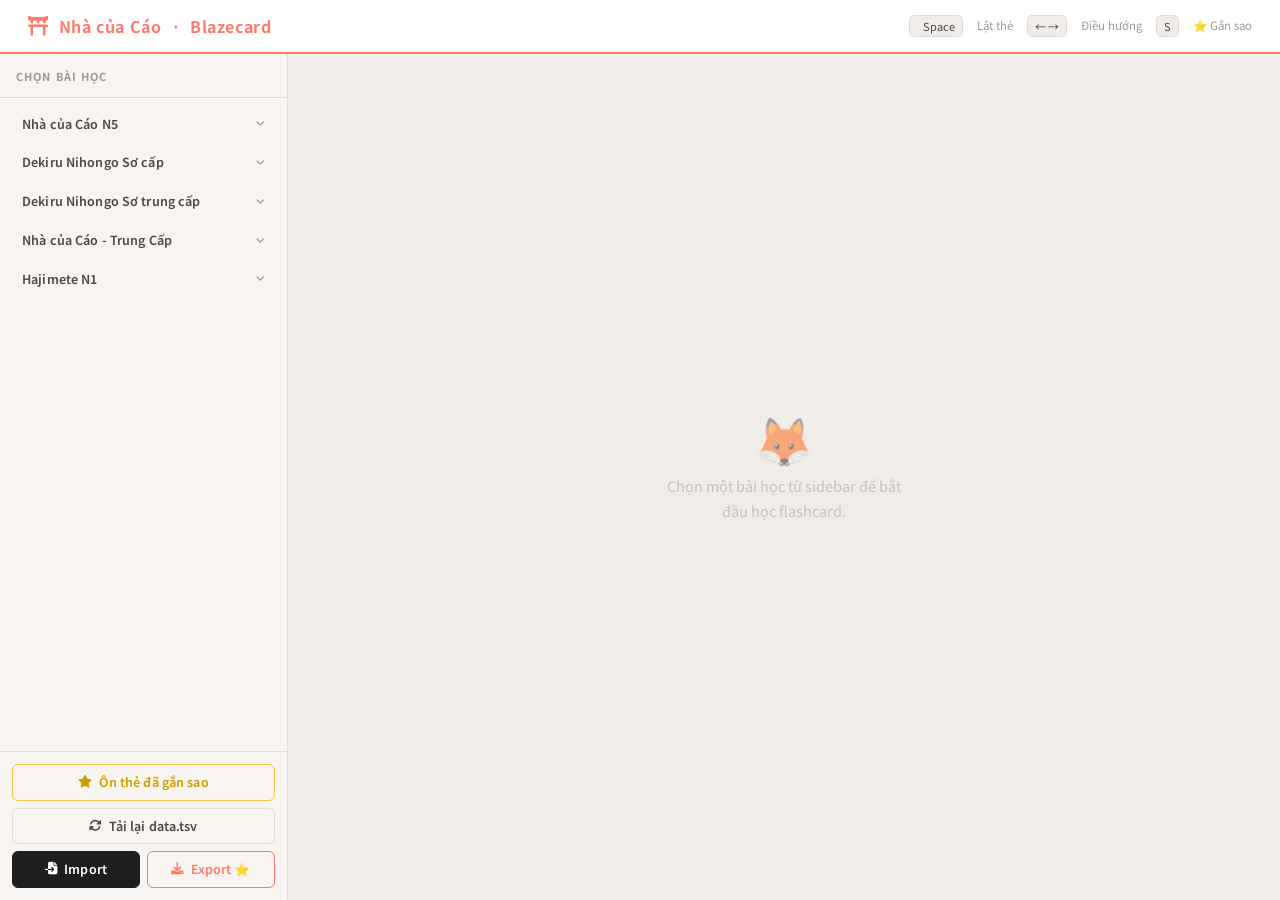
<file: BlazeCard/index.html>
<!DOCTYPE html>
<html lang="vi">
<head>
<meta charset="UTF-8">
<meta name="viewport" content="width=device-width, initial-scale=1.0, viewport-fit=cover">
<meta name="theme-color" content="#ff7a6b">
<title>Blazecard  — Nhà của Cáo</title>

<!-- Google Fonts -->
<link rel="preconnect" href="https://fonts.googleapis.com">
<link rel="preconnect" href="https://fonts.gstatic.com" crossorigin>
<link href="https://fonts.googleapis.com/css2?family=M+PLUS+Rounded+1c:wght@300;400;500;700&family=Noto+Sans+JP:wght@300;400;500;700&display=swap" rel="stylesheet">
<!-- Bootstrap (chỉ dùng reset/utility nhỏ, không dùng components) -->
<link href="https://cdn.jsdelivr.net/npm/bootstrap@5.3.2/dist/css/bootstrap.min.css" rel="stylesheet">
<!-- Font Awesome icons -->
<link href="https://cdnjs.cloudflare.com/ajax/libs/font-awesome/6.5.0/css/all.min.css" rel="stylesheet">

<link rel="stylesheet" href="style.css">
</head>
<body>

<!-- ── Header ─────────────────────────────────────────── -->
<div class="header">
  <div class="header-left">
    <!-- Nút mở sidebar (chỉ hiện trên màn hình nhỏ) -->
    <button class="menu-btn" id="menuBtn" onclick="toggleSidebar()" title="Chọn bài học" aria-label="Chọn bài học">
      <i class="fa-solid fa-bars"></i>
    </button>
    <div class="header-brand">
      <i class="fa-solid fa-torii-gate gate-icon"></i>
      <span class="brand-text">Nhà của Cáo <span class="brand-sep">&nbsp;·&nbsp;</span> Blazecard</span>
    </div>
  </div>
  <div class="header-hint">
    <span class="kbd"><i class="fa-regular fa-rectangle-wide kbd-icon"></i>&nbsp;Space</span> Lật thẻ
    <span class="kbd">← →</span> Điều hướng
    <span class="kbd">S</span> ⭐ Gắn sao
  </div>
</div>

<!-- ── Layout: Sidebar + Main ──────────────────────────── -->
<div class="layout">

  <!-- Lớp phủ khi mở sidebar trên mobile -->
  <div class="sidebar-backdrop" id="sidebarBackdrop" onclick="closeSidebar()"></div>

  <!-- ── Sidebar ──────────────────────────────────────── -->
  <div class="sidebar" id="sidebar">

    <!-- Tiêu đề sidebar -->
    <div class="sidebar-header">
      <span>Chọn bài học</span>
      <div class="sidebar-header-right">
        <span id="selectedCount" class="selected-count"></span>
        <!-- Nút đóng sidebar (chỉ hiện trên màn hình nhỏ) -->
        <button class="sidebar-close" onclick="closeSidebar()" title="Đóng" aria-label="Đóng">
          <i class="fa-solid fa-xmark"></i>
        </button>
      </div>
    </div>

    <!-- Danh sách sách/unit có thể cuộn -->
    <div class="sidebar-scroll">
      <div id="unitSelect"></div>
    </div>

    <!-- Nút chức năng -->
    <div class="sidebar-actions">
      <!-- Bật/tắt chế độ ôn thẻ đã gắn sao -->
      <button class="btn-sidebar btn-star-mode" id="starModeBtn" onclick="toggleStarMode()">
        <i class="fa-solid fa-star"></i> Ôn thẻ đã gắn sao
      </button>
      <!-- Tải lại file data.tsv từ server -->
      <button class="btn-sidebar btn-reload" onclick="reloadData()">
        <i class="fa-solid fa-rotate"></i> Tải lại data.tsv
      </button>
      <!-- Import & Export nằm cạnh nhau -->
      <div class="btn-row">
        <button class="btn-sidebar btn-import"
                onclick="document.getElementById('fileInput').click()">
          <i class="fa-solid fa-file-import"></i> Import
        </button>
        <button class="btn-sidebar btn-export" onclick="exportStarred()">
          <i class="fa-solid fa-download"></i> Export ⭐
        </button>
      </div>
    </div>
  </div>

  <!-- ── Main ─────────────────────────────────────────── -->
  <div class="main" id="mainArea">

    <!-- Badge hiển thị khi đang ở chế độ ôn sao -->
    <div class="star-mode-badge">
      <i class="fa-solid fa-star badge-icon"></i>
      Chế độ ôn sao
    </div>

    <!-- Trạng thái chưa chọn bài (mặc định) -->
    <div class="empty-state" id="emptyState">
      <div class="empty-icon">🦊</div>
      <p>Chọn một bài học từ sidebar để bắt đầu học flashcard.</p>
    </div>

    <!-- Vùng flashcard (ẩn cho đến khi có bài) -->
    <div id="cardArea" class="card-area" style="display:none;">

      <!-- ── Flashcard ─────────────────────────────── -->
      <div class="flashcard-wrap" id="flashcard" onclick="flipCard()">
        <div class="card-inner">

          <!-- Mặt trước: hiển thị chữ và cách đọc -->
          <div class="card-face card-front">
            <!-- Chữ Kanji (có thể rỗng) -->
            <div class="card-kanji" id="kanji"></div>
            <!-- Cách đọc (Hiragana/Katakana) -->
            <div class="card-reading" id="reading"></div>

            <!-- Nút phát âm — giữa đáy thẻ -->
            <button class="speak-btn" id="speakBtn" onclick="speakCurrent(event)"
                    title="Nghe phát âm">
              <i class="fa-solid fa-volume-high"></i>
            </button>

            <!-- Nút mic kiểm tra phát âm — góc phải -->
            <button class="mic-btn" id="micBtn" onclick="checkPronunciation(event)"
                    title="Kiểm tra phát âm của bạn">
              <i class="fa-solid fa-microphone"></i>
            </button>

            <!-- Overlay hiển thị sóng âm khi đang ghi -->
            <div class="recording-overlay" id="recordingOverlay">
              <div class="recording-wave">
                <span></span><span></span><span></span><span></span><span></span>
              </div>
            </div>

            <!-- Bảng kết quả phát âm — xuất hiện sau ghi âm -->
            <div class="pronun-result" id="pronunResult">
              <!-- Nút đóng -->
              <button class="pronun-close" onclick="closePronunResult(event)"
                      title="Đóng">✕</button>

              <!-- Hàng điểm số -->
              <div class="pronun-score-row">
                <div>
                  <div class="pronun-score-caption">Độ chính xác</div>
                  <div class="pronun-score-num" id="pronunScoreNum">0%</div>
                </div>
                <span class="pronun-score-label" id="pronunScoreLabel">—</span>
              </div>

              <!-- Thanh tiến trình điểm số -->
              <div class="pronun-bar-track">
                <div class="pronun-bar-fill" id="pronunBarFill"></div>
              </div>

              <!-- Chữ người dùng đã nói -->
              <div class="pronun-spoken-row">
                <i class="fa-solid fa-microphone pronun-spoken-icon"></i>
                <span>Bạn nói:</span>
                <span class="pronun-spoken-text" id="pronunSpokenText">—</span>
              </div>
            </div>
          </div><!-- /card-front -->

          <!-- Mặt sau: nghĩa và ví dụ -->
          <div class="card-face card-back">
            <div class="card-meaning" id="meaning"></div>
            <div class="card-divider"></div>
            <div class="card-example" id="example"></div>
          </div>

        </div><!-- /card-inner -->
      </div><!-- /flashcard-wrap -->

      <!-- Thanh tiến trình và số thẻ -->
      <div class="deck-meta">
        <span class="deck-info-text" id="deckInfo"></span>
        <div class="progress-track">
          <div class="progress-fill" id="progressBar"></div>
        </div>
      </div>

      <!-- Nút điều hướng -->
      <div class="controls">
        <button class="ctrl-btn" onclick="prevCard()">
          <i class="fa-solid fa-arrow-left"></i> <span class="ctrl-label">Trước</span>
        </button>
        <button class="star-btn" id="starBtn" onclick="toggleStar()" title="Gắn sao (S)">
          <i class="fa-solid fa-star"></i>
        </button>
        <button class="ctrl-btn" onclick="nextCard()">
          <span class="ctrl-label">Tiếp</span> <i class="fa-solid fa-arrow-right"></i>
        </button>
      </div>

      <!-- Gợi ý lật thẻ -->
      <div class="flip-hint">
        <span class="hint-desktop">Nhấn vào thẻ hoặc bấm <kbd class="hint-kbd">Space</kbd> để lật</span>
        <span class="hint-touch">Chạm vào thẻ để lật</span>
      </div>

    </div><!-- /cardArea -->
  </div><!-- /main -->
</div><!-- /layout -->

<!-- Input file ẩn để import TSV -->
<input type="file" id="fileInput" accept=".tsv,.txt" hidden>

<!-- Container toast thông báo -->
<div class="toast-wrap" id="toastWrap"></div>

<script src="app.js"></script>
</body>
</html>
</file>
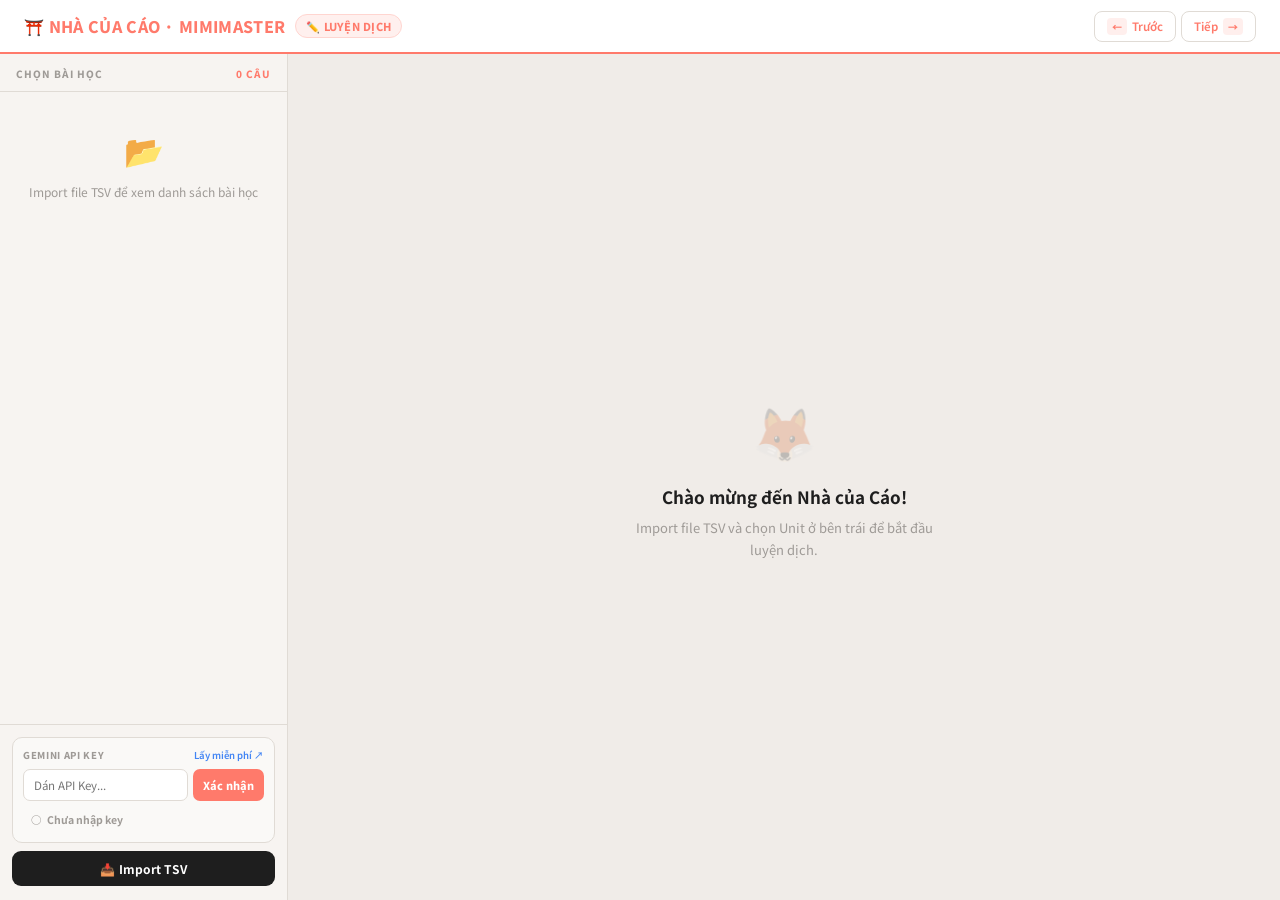
<file: BunpoBooster/index.html>
<!DOCTYPE html>
<html lang="vi">
<head>
<meta charset="UTF-8">
<meta name="viewport" content="width=device-width, initial-scale=1.0">
<title>NHÀ CỦA CÁO · MIMIMASTER</title>
<link rel="preconnect" href="https://fonts.googleapis.com">
<link href="https://fonts.googleapis.com/css2?family=M+PLUS+Rounded+1c:wght@300;400;500;700&family=Noto+Sans+JP:wght@300;400;700&display=swap" rel="stylesheet" />
<style>
/* ── BIẾN CSS (từ style.css) ── */
:root {
  --accent:           #ff7a6b;
  --accent-light:     #fff0ee;
  --accent-hover:     #ff5c4a;
  --accent-deep:      #e85d4e;
  --bg:               #f0ece8;
  --sidebar-bg:       #f7f4f1;
  --card-bg:          #ffffff;
  --text-main:        #1e1e1e;
  --text-sub:         #4a4a4a;
  --text-muted:       #9e9a96;
  --border:           #e0dbd5;
  --shadow-sm:        0 1px 4px rgba(0,0,0,0.07);
  --shadow:           0 4px 16px rgba(0,0,0,0.09);
  --shadow-lg:        0 8px 30px rgba(0,0,0,0.14);
  --gold:             #f5c842;
  --gold-light:       #fefae8;
  --gold-deep:        #c9a000;
  --header-h:         54px;
  --sidebar-w:        288px;
  --radius:           16px;
  --radius-sm:        10px;
  --radius-xs:        6px;
  /* backward compat */
  --text:             #1e1e1e;
  --text-muted:       #9e9a96;
  --accent-mid:       #ffd5d0;
  --green:            #16a34a;
  --green-bg:         #f0fdf4;
  --green-border:     #bbf7d0;
  --sidebar:          #ffffff;
}
*, *::before, *::after { box-sizing: border-box; margin: 0; padding: 0; }

body {
  font-family: 'Noto Sans JP', 'M PLUS Rounded 1c', sans-serif;
  background: var(--bg);
  color: var(--text-main);
  display: flex;
  flex-direction: column;
  height: 100vh;
  overflow: hidden;
  font-size: 14px;
}

/* ── HEADER liền mạch ── */
.topbar {
  display: flex;
  align-items: center;
  justify-content: space-between;
  height: var(--header-h);
  background: var(--card-bg);
  border-bottom: 2px solid #ff7a6b;
  flex-shrink: 0;
  z-index: 10;
  padding: 0 24px;
}

.topbar-brand {
  display: flex;
  align-items: center;
  gap: 10px;
  font-weight: 800;
  font-size: 16px;
  letter-spacing: 0.02em;
  color: #ff7a6b;
}

.mode-pill {
  background: var(--accent-light);
  color: #ff7a6b;
  border: 1px solid var(--accent-mid);
  font-size: 11px;
  font-weight: 800;
  padding: 3px 10px;
  border-radius: 20px;
  letter-spacing: 0.02em;
}

.topbar-tools {
  display: flex;
  align-items: center;
  gap: 5px;
}

.kbd-btn {
  display: inline-flex;
  align-items: center;
  gap: 5px;
  padding: 6px 12px;
  border-radius: 8px;
  font-size: 11.5px;
  font-weight: 600;
  color: #ff7a6b;
  background: transparent;
  border: 1.5px solid var(--border);
  cursor: pointer;
  font-family: inherit;
  transition: all 0.15s;
  white-space: nowrap;
}
.kbd-btn:hover { background: var(--bg); box-shadow: 0 1px 4px rgba(0,0,0,0.08); }
.kbd-key {
  background: rgba(255,122,107,0.12);
  color: #ff7a6b;
  padding: 1px 5px;
  border-radius: 4px;
  font-size: 10px;
  font-weight: 800;
  letter-spacing: 0.02em;
}

/* ── LAYOUT ── */
.layout { display: flex; flex: 1; overflow: hidden; }

/* ── SIDEBAR ── */
.sidebar {
  width: var(--sidebar-w);
  min-width: var(--sidebar-w);
  background: var(--sidebar-bg);
  border-right: 1px solid var(--border);
  display: flex;
  flex-direction: column;
  height: 100%;
  overflow: hidden;
}

.sidebar-lesson-hd {
  display: flex;
  justify-content: space-between;
  align-items: center;
  padding: 12px 16px 10px;
  font-size: 10px;
  font-weight: 800;
  color: var(--text-muted);
  letter-spacing: 0.1em;
  text-transform: uppercase;
  border-bottom: 1px solid var(--border);
}
.selected-badge { color: var(--accent); font-weight: 800; }

.sidebar-scroll { flex: 1; overflow-y: auto; padding: 6px 0; }
.sidebar-scroll::-webkit-scrollbar { width: 3px; }
.sidebar-scroll::-webkit-scrollbar-thumb { background: #ddd; border-radius: 2px; }

.course-group { margin-bottom: 2px; }
.course-header {
  display: flex;
  justify-content: space-between;
  align-items: center;
  padding: 8px 16px;
  font-size: 12px;
  font-weight: 700;
  color: var(--text-main);
  cursor: pointer;
  user-select: none;
  transition: background 0.12s;
}
.course-header:hover { background: #f0ece8; }

.chevron { font-size: 10px; color: var(--text-muted); transition: transform 0.2s; }
.course-group.collapsed .chevron { transform: rotate(-90deg); }
.course-group.collapsed .units-list { display: none; }

.unit-item {
  display: flex;
  align-items: center;
  gap: 9px;
  padding: 7px 16px 7px 22px;
  font-size: 13px;
  cursor: pointer;
  transition: background 0.12s;
  border-left: 3px solid transparent;
}
.unit-item:hover { background: #f5f2ee; }
.unit-item.active {
  background: var(--accent-light);
  border-left-color: var(--accent);
  color: var(--accent);
  font-weight: 600;
}
.chkbox {
  width: 16px; height: 16px;
  border: 2px solid #d0ccc5;
  border-radius: 4px;
  flex-shrink: 0;
  display: flex;
  align-items: center;
  justify-content: center;
  transition: all 0.15s;
  font-size: 9px; font-weight: 900;
  color: transparent;
}
.unit-item.active .chkbox { background: var(--accent); border-color: var(--accent); color: white; }
.unit-label { flex: 1; }
.unit-count { font-size: 11px; color: var(--text-muted); font-weight: 500; }
.unit-item.active .unit-count { color: var(--accent); opacity: 0.65; }

/* Sidebar bottom */
.sidebar-bottom {
  border-top: 1px solid var(--border);
  padding: 12px 12px 14px;
  display: flex;
  flex-direction: column;
  gap: 8px;
}

/* API Key section */
.api-section {
  background: #faf9f7;
  border: 1.5px solid var(--border);
  border-radius: 10px;
  padding: 10px;
}
.api-label-row {
  display: flex;
  justify-content: space-between;
  align-items: center;
  font-size: 9.5px;
  font-weight: 800;
  color: var(--text-muted);
  text-transform: uppercase;
  letter-spacing: 0.07em;
  margin-bottom: 7px;
}
.api-label-row a {
  color: #4285f4;
  text-decoration: none;
  font-weight: 600;
  font-size: 9.5px;
  letter-spacing: 0;
  text-transform: none;
}
.api-label-row a:hover { text-decoration: underline; }

.api-input-row { display: flex; gap: 5px; }
.api-input {
  flex: 1;
  padding: 7px 10px;
  border: 1.5px solid var(--border);
  border-radius: 7px;
  font-size: 11.5px;
  font-family: inherit;
  background: white;
  outline: none;
  color: var(--text-main);
  transition: border-color 0.15s;
}
.api-input:focus { border-color: var(--accent); }

.api-confirm-btn {
  padding: 7px 10px;
  border: none;
  border-radius: 7px;
  background: var(--accent);
  color: white;
  font-size: 11px;
  font-weight: 800;
  cursor: pointer;
  font-family: inherit;
  white-space: nowrap;
  transition: all 0.15s;
}
.api-confirm-btn:hover { background: var(--accent-hover); }

.api-status {
  margin-top: 6px;
  font-size: 10.5px;
  font-weight: 700;
  display: flex;
  align-items: center;
  gap: 5px;
  padding: 5px 8px;
  border-radius: 6px;
}
.api-status.empty { color: var(--text-muted); background: transparent; }
.api-status.set { color: var(--green); background: var(--green-bg); border: 1px solid var(--green-border); }
.api-status.unset { color: #92400e; background: #fffbeb; border: 1px solid #fde68a; }

.sbtn {
  width: 100%;
  padding: 9px 12px;
  border-radius: 9px;
  font-size: 12px;
  font-weight: 700;
  cursor: pointer;
  border: none;
  font-family: inherit;
  transition: all 0.15s;
  display: flex;
  align-items: center;
  justify-content: center;
  gap: 6px;
  letter-spacing: 0.01em;
}
.sbtn-import { background: var(--text-main); color: white; }
.sbtn-import:hover { background: #333; }

/* ── MAIN ── */
.main {
  flex: 1;
  display: flex;
  flex-direction: column;
  align-items: center;
  justify-content: center;
  padding: 28px 24px;
  gap: 20px;
  overflow: hidden;
  position: relative;
}

/* Quiz card */
.quiz-card-wrap { width: 100%; max-width: 600px; }
.quiz-card {
  background: var(--card-bg);
  border-radius: 18px;
  box-shadow: var(--shadow);
  overflow: hidden;
}
.quiz-card::before {
  content: '';
  display: block;
  height: 4px;
  background: linear-gradient(90deg, var(--accent), #ffb36b);
}
.quiz-card-body { padding: 30px 40px 28px; text-align: center; }

.card-lang-tag {
  font-size: 11px;
  font-weight: 700;
  color: var(--text-muted);
  letter-spacing: 0.06em;
  text-transform: uppercase;
  margin-bottom: 10px;
}

.card-text {
  font-size: 36px;
  font-weight: 700;
  line-height: 1.3;
  color: var(--accent);
  word-break: break-word;
}
.card-text.sm { font-size: 26px; }
.card-text.xs { font-size: 20px; }

.card-grammar-tag {
  display: inline-block;
  margin-top: 12px;
  font-size: 11px;
  font-weight: 700;
  color: var(--accent);
  background: var(--accent-light);
  padding: 4px 13px;
  border-radius: 20px;
  letter-spacing: 0.02em;
}

.quiz-dir {
  font-size: 11px;
  font-weight: 700;
  color: var(--text-muted);
  text-transform: uppercase;
  letter-spacing: 0.07em;
  margin: 18px 0 10px;
}

.quiz-input-row { display: flex; gap: 8px; margin-top: 4px; }
.quiz-input {
  flex: 1;
  padding: 13px 18px;
  border: 2px solid var(--border);
  border-radius: 11px;
  font-size: 15px;
  font-family: inherit;
  background: white;
  outline: none;
  color: var(--text-main);
  transition: border-color 0.18s, box-shadow 0.18s;
}
.quiz-input:focus { border-color: var(--accent); box-shadow: 0 0 0 3px rgba(255,122,107,0.12); }
.quiz-input:disabled { background: #f5f4f0; color: var(--text-muted); }

.quiz-submit-btn {
  padding: 0 20px;
  border-radius: 11px;
  border: none;
  background: var(--accent);
  color: white;
  font-size: 13px;
  font-weight: 800;
  cursor: pointer;
  font-family: inherit;
  transition: all 0.15s;
  white-space: nowrap;
  display: flex;
  align-items: center;
  gap: 6px;
}
.quiz-submit-btn:hover { background: var(--accent-hover); transform: translateY(-1px); }
.quiz-submit-btn:disabled { opacity: 0.5; cursor: not-allowed; transform: none; }

/* ── PROGRESS ── */
.progress-row {
  display: flex;
  align-items: center;
  gap: 12px;
  width: 100%;
  max-width: 600px;
}
.progress-num { font-size: 12px; font-weight: 700; color: var(--text-muted); white-space: nowrap; min-width: 38px; }
.progress-track { flex: 1; height: 4px; background: rgba(0,0,0,0.08); border-radius: 2px; position: relative; overflow: visible; }
.progress-fill { height: 100%; background: var(--accent); border-radius: 2px; transition: width 0.3s ease; position: relative; }
.progress-dot { position: absolute; right: -4px; top: 50%; transform: translateY(-50%); width: 8px; height: 8px; background: var(--accent); border-radius: 50%; }

/* ── NAV ── */
.nav-row { display: flex; align-items: center; gap: 14px; }
.nav-btn {
  padding: 10px 22px;
  border-radius: 10px;
  font-size: 13px;
  font-weight: 600;
  cursor: pointer;
  border: 1.5px solid var(--border);
  background: var(--card-bg);
  color: var(--text-main);
  font-family: inherit;
  transition: all 0.15s;
}
.nav-btn:hover { background: #f5f2ec; box-shadow: 0 2px 8px rgba(0,0,0,0.08); }

/* ── EMPTY STATE ── */
.empty { text-align: center; color: var(--text-muted); }
.empty-icon { font-size: 52px; margin-bottom: 16px; opacity: 0.25; filter: grayscale(0.3); }
.empty-title { font-size: 17px; font-weight: 700; color: var(--text-main); margin-bottom: 8px; }
.empty-desc { font-size: 13px; line-height: 1.7; max-width: 300px; color: var(--text-muted); }

/* ── GRADING OVERLAY (blur backdrop) ── */
.grading-overlay {
  position: fixed;
  inset: 0;
  background: rgba(20, 18, 16, 0.38);
  backdrop-filter: blur(5px);
  -webkit-backdrop-filter: blur(5px);
  z-index: 190;
  display: none;
  cursor: pointer;
}
.grading-overlay.visible { display: block; }

/* ── RESULT PANEL — canh giữa màn hình ── */
.result-panel {
  position: fixed;
  top: 50%;
  left: 50%;
  transform: translate(-50%, -50%);
  width: 500px;
  max-height: 90vh;
  overflow-y: auto;
  background: white;
  border-radius: 20px;
  padding: 24px;
  box-shadow: 0 20px 60px rgba(0,0,0,0.22), 0 2px 8px rgba(0,0,0,0.06);
  border: 1px solid var(--border);
  z-index: 200;
  animation: panelIn 0.24s cubic-bezier(0.2, 0, 0, 1);
}
@keyframes panelIn {
  from { opacity: 0; transform: translate(-50%, -48%) scale(0.97); }
  to   { opacity: 1; transform: translate(-50%, -50%) scale(1); }
}

/* Score badge */
.score-badge {
  display: flex;
  align-items: center;
  justify-content: center;
  margin-bottom: 14px;
  gap: 14px;
}
.score-circle {
  FONT-VARIANT: JIS90;
  width: 90px;
  height: 90px;
  border-radius: 50%;
  display: flex;
  align-items: center;
  justify-content: center;
  font-size: 20px;
  font-weight: 900;
  flex-shrink: 0;
  border: 3px solid;
}
.score-circle.ok  { color: var(--green); border-color: var(--green); background: var(--green-bg); }
.score-circle.bad { color: var(--accent); border-color: var(--accent); background: var(--accent-light); }
.score-circle.loading { color: var(--text-muted); border-color: var(--border); background: #f7f5f2; animation: pulse 1s infinite; }

@keyframes pulse {
  0%, 100% { opacity: 1; }
  50% { opacity: 0.45; }
}

.score-info { flex: 1; }
.result-status-text {
  font-size: 20px;
  font-weight: 900;
  letter-spacing: -0.02em;
  line-height: 1.2;
}
.result-status-text.ok  { color: var(--green); }
.result-status-text.bad { color: var(--accent); }
.result-status-text.loading { color: var(--text-muted); }
.result-status-sub {
  font-size: 11.5px;
  font-weight: 600;
  color: var(--text-muted);
  margin-top: 3px;
}

/* Loading indicator bar */
.grading-bar {
  width: 100%;
  height: 3px;
  background: var(--border);
  border-radius: 2px;
  overflow: hidden;
  margin-bottom: 14px;
}
.grading-bar-fill {
  height: 100%;
  background: var(--accent);
  border-radius: 2px;
  animation: loadingBar 1.4s ease-in-out infinite;
}
@keyframes loadingBar {
  0%   { width: 0%; margin-left: 0; }
  50%  { width: 70%; margin-left: 0; }
  100% { width: 0%; margin-left: 100%; }
}

.result-section { margin-bottom: 12px; }
.result-lbl {
  font-size: 10px; font-weight: 800; color: var(--text-muted);
  text-transform: uppercase; letter-spacing: 0.08em; margin-bottom: 5px;
}
.result-lbl.ai { color: #3b82f6; }
.result-val {
  font-size: 13.5px; color: var(--text-main);
  background: #f7f5f2; padding: 9px 13px; border-radius: 9px;
  line-height: 1.55;
}
.result-val.ai-text { color: #1d4ed8; font-style: italic; background: #eff6ff; }

.btn-next {
  width: 100%; padding: 13px;
  background: var(--text-main); color: white;
  border: none; border-radius: 11px;
  font-size: 13.5px; font-weight: 800;
  cursor: pointer; font-family: inherit;
  letter-spacing: 0.04em;
  transition: background 0.15s;
  margin-top: 4px;
}
.btn-next:hover { background: #333; }

#fileInput { display: none; }

/* ── TOAST ── */
.toast {
  position: fixed;
  bottom: 30px;
  left: 50%;
  transform: translateX(-50%) translateY(0);
  background: var(--green);
  color: white;
  padding: 12px 24px;
  border-radius: 50px;
  font-size: 13.5px;
  font-weight: 700;
  box-shadow: 0 8px 30px rgba(0,0,0,0.18);
  z-index: 9999;
  display: flex;
  align-items: center;
  gap: 8px;
  animation: toastIn 0.25s cubic-bezier(0.2, 0, 0.2, 1);
}
.toast.hiding { animation: toastOut 0.3s ease forwards; }
@keyframes toastIn {
  from { opacity: 0; transform: translateX(-50%) translateY(10px); }
  to   { opacity: 1; transform: translateX(-50%) translateY(0); }
}
@keyframes toastOut {
  from { opacity: 1; transform: translateX(-50%) translateY(0); }
  to   { opacity: 0; transform: translateX(-50%) translateY(10px); }
}

/* Card entrance anim */
@keyframes cardSlideUp {
  from { opacity: 0; transform: translateY(10px); }
  to   { opacity: 1; transform: translateY(0); }
}
.card-enter { animation: cardSlideUp 0.28s cubic-bezier(0.2, 0, 0.2, 1); }
</style>
</head>
<body>

<!-- HEADER liền mạch -->
<header class="topbar">
  <div class="topbar-brand">
    ⛩️ NHÀ CỦA CÁO · MIMIMASTER
    <span class="mode-pill">✏️ LUYỆN DỊCH</span>
  </div>
  <div class="topbar-tools">
    <button class="kbd-btn" onclick="prevCard()"><span class="kbd-key">←</span> Trước</button>
    <button class="kbd-btn" onclick="nextCard()">Tiếp <span class="kbd-key">→</span></button>
  </div>
</header>

<!-- LAYOUT -->
<div class="layout">

  <!-- SIDEBAR -->
  <aside class="sidebar">
    <div class="sidebar-lesson-hd">
      <span>CHỌN BÀI HỌC</span>
      <span class="selected-badge" id="selCount">0 CÂU</span>
    </div>

    <div class="sidebar-scroll" id="sidebarList">
      <div style="padding:28px 16px; text-align:center; color:var(--text-muted);">
        <div style="font-size:32px;margin-bottom:10px;">📂</div>
        <div style="font-size:12px; line-height:1.6;">Import file TSV để xem danh sách bài học</div>
      </div>
    </div>

    <div class="sidebar-bottom">
      <!-- API Key section -->
      <div class="api-section">
        <div class="api-label-row">
          <span>Gemini API Key</span>
          <a href="https://aistudio.google.com/app/api-keys" target="_blank">Lấy miễn phí ↗</a>
        </div>
        <div class="api-input-row">
          <input type="password" class="api-input" id="apiKeyInput" placeholder="Dán API Key...">
          <button class="api-confirm-btn" onclick="confirmApiKey()">Xác nhận</button>
        </div>
        <div class="api-status empty" id="apiStatus">
          <span>○</span><span>Chưa nhập key</span>
        </div>
      </div>

      <label class="sbtn sbtn-import" for="fileInput">📥 Import TSV</label>
    </div>

    <input type="file" id="fileInput" accept=".tsv,.txt">
  </aside>

  <!-- MAIN -->
  <main class="main" id="mainArea">
    <div class="empty">
      <div class="empty-icon">🦊</div>
      <div class="empty-title">Chào mừng đến Nhà của Cáo!</div>
      <div class="empty-desc">Import file TSV và chọn Unit ở bên trái để bắt đầu luyện dịch.</div>
    </div>
  </main>

</div>

<!-- GRADING OVERLAY -->
<div class="grading-overlay" id="gradingOverlay"></div>

<!-- RESULT PANEL -->
<div class="result-panel" id="resultPanel" style="display:none;"></div>

<script type="module">
import { GoogleGenerativeAI } from "https://esm.run/@google/generative-ai";

// ─── STATE ───────────────────────────────────────────
let allData     = [];
let filtered    = [];
let idx         = 0;
let jpToVi      = true;
let lastFile    = null;

// ─── HELPERS ──────────────────────────────────────────
function g(id) { return document.getElementById(id); }

function esc(s) {
  if (!s) return '';
  return String(s)
    .replace(/&/g,'&amp;')
    .replace(/</g,'&lt;')
    .replace(/>/g,'&gt;')
    .replace(/"/g,'&quot;')
    .replace(/'/g,'&#39;');
}

function shuffle(arr) {
  const a = [...arr];
  for (let i = a.length - 1; i > 0; i--) {
    const j = Math.floor(Math.random() * (i + 1));
    [a[i], a[j]] = [a[j], a[i]];
  }
  return a;
}

// ─── TOAST ────────────────────────────────────────────
function showToast(msg, emoji = '✅') {
  const existing = document.querySelector('.toast');
  if (existing) existing.remove();
  const t = document.createElement('div');
  t.className = 'toast';
  t.innerHTML = `<span>${emoji}</span><span>${msg}</span>`;
  document.body.appendChild(t);
  setTimeout(() => {
    t.classList.add('hiding');
    setTimeout(() => t.remove(), 320);
  }, 2000);
}

// ─── API KEY ──────────────────────────────────────────
const savedKey = localStorage.getItem('blazecard_gemini_key');
if (savedKey) {
  g('apiKeyInput').value = savedKey;
  updateApiStatus(true);
} else {
  updateApiStatus(false);
}

function updateApiStatus(isSet) {
  const el = g('apiStatus');
  if (isSet) {
    el.className = 'api-status set';
    el.innerHTML = `<span>●</span><span>Key đã được lưu</span>`;
  } else {
    el.className = 'api-status unset';
    el.innerHTML = `<span>○</span><span>Chưa có key — AI không hoạt động</span>`;
  }
}

window.confirmApiKey = function() {
  const val = g('apiKeyInput').value.trim();
  if (!val) {
    g('apiStatus').className = 'api-status unset';
    g('apiStatus').innerHTML = `<span>○</span><span>Vui lòng nhập API Key</span>`;
    return;
  }
  localStorage.setItem('blazecard_gemini_key', val);
  updateApiStatus(true);
  showToast('Đã lưu Gemini API Key!', '🔑');
};

// ─── FILE IMPORT ──────────────────────────────────────
g('fileInput').addEventListener('change', e => {
  const file = e.target.files[0];
  if (!file) return;
  lastFile = file;
  readFile(file);
  e.target.value = '';
});

function readFile(file) {
  const reader = new FileReader();
  reader.onload = ev => parseTSV(ev.target.result, file.name);
  reader.readAsText(file, 'UTF-8');
}

function parseTSV(text, fileName) {
  const lines = text.split(/\r?\n/).filter(l => l.trim());
  allData = [];
  for (let i = 1; i < lines.length; i++) {
    const cols = lines[i].split('\t').map(c => c.trim());
    if (cols.length >= 6 && cols[2] && cols[3]) {
      allData.push({ id: cols[0], grammar: cols[1], jp: cols[2], vi: cols[3], unit: cols[4], course: cols[5] });
    }
  }
  if (allData.length === 0) { alert('Không đọc được dữ liệu. Kiểm tra định dạng TSV.'); return; }
  buildSidebar();
  showToast(`Import thành công: ${allData.length} câu!`, '📥');
}

// ─── SIDEBAR ──────────────────────────────────────────
function buildSidebar() {
  const courses = [...new Set(allData.map(i => i.course))];
  let html = '';
  courses.forEach(course => {
    const units = [...new Set(allData.filter(i => i.course === course).map(i => i.unit))];
    units.sort((a, b) => parseInt(a) - parseInt(b));
    html += `<div class="course-group" data-course="${esc(course)}">
      <div class="course-header" onclick="toggleCourse(this)">
        <span>${esc(course)}</span><span class="chevron">▾</span>
      </div>
      <div class="units-list">`;
    units.forEach(u => {
      const cnt = allData.filter(i => i.course === course && i.unit === u).length;
      html += `<div class="unit-item" data-course="${esc(course)}" data-unit="${esc(u)}" onclick="toggleUnit(this)">
        <div class="chkbox">✓</div>
        <span class="unit-label">Unit ${esc(u)}</span>
        <span class="unit-count">${cnt}</span>
      </div>`;
    });
    html += `</div></div>`;
  });
  g('sidebarList').innerHTML = html;
  updateCount();
}

window.toggleCourse = function(el) { el.parentElement.classList.toggle('collapsed'); };
window.toggleUnit = function(el) {
  el.classList.toggle('active');
  updateCount();
  applyFilter();
};

function updateCount() {
  const sel = [...document.querySelectorAll('.unit-item.active')];
  const cnt = sel.reduce((sum, el) => {
    const c = el.dataset.course, u = el.dataset.unit;
    return sum + allData.filter(i => i.course === c && i.unit === u).length;
  }, 0);
  g('selCount').textContent = `${cnt} CÂU`;
}

function applyFilter() {
  const active = [...document.querySelectorAll('.unit-item.active')];
  if (!active.length) { filtered = []; renderMain(); return; }
  const sel = active.map(el => ({ course: el.dataset.course, unit: el.dataset.unit }));
  filtered = shuffle(allData.filter(i => sel.some(s => s.course === i.course && s.unit === i.unit)));
  idx = 0;
  closeResultPanel();
  renderMain();
}

// ─── CLOSE RESULT PANEL ───────────────────────────────
function closeResultPanel() {
  g('resultPanel').style.display = 'none';
  g('gradingOverlay').classList.remove('visible');
}

// Click overlay to close result panel
g('gradingOverlay').addEventListener('click', () => {
  closeResultPanel();
  // Re-enable quiz input if still on quiz
  const qi = g('quizInput');
  const sb = g('quizSubmitBtn');
  if (qi) qi.disabled = false;
  if (sb) sb.disabled = false;
});

// ─── RENDER MAIN ─────────────────────────────────────
function renderMain() {
  closeResultPanel();
  if (!filtered.length) {
    g('mainArea').innerHTML = `<div class="empty">
      <div class="empty-icon">🦊</div>
      <div class="empty-title">Chưa có thẻ nào</div>
      <div class="empty-desc">Chọn ít nhất một Unit từ danh sách bên trái để bắt đầu luyện dịch.</div>
    </div>`;
    return;
  }
  renderQuiz();
}

// ─── QUIZ ─────────────────────────────────────────────
function renderQuiz() {
  // Hướng dịch ngẫu nhiên mỗi câu
  jpToVi = Math.random() > 0.5;

  const item = filtered[idx];
  const question = jpToVi ? item.jp : item.vi;
  const dir = jpToVi ? 'Dịch sang tiếng Việt:' : 'Dịch sang tiếng Nhật:';
  const textSize = t => t.length > 40 ? 'xs' : t.length > 22 ? 'sm' : '';
  const pct = ((idx + 1) / filtered.length * 100).toFixed(1);

  g('mainArea').innerHTML = `
    <div class="quiz-card-wrap card-enter">
      <div class="quiz-card">
        <div class="quiz-card-body">
          <div class="card-lang-tag">${esc(jpToVi ? 'Tiếng Nhật' : 'Tiếng Việt')}</div>
          <div class="card-text ${textSize(question)}">${esc(question)}</div>
          <div class="card-grammar-tag">${esc(item.grammar)}</div>
          <div class="quiz-dir">${esc(dir)}</div>
          <div class="quiz-input-row">
            <input type="text" class="quiz-input" id="quizInput"
              placeholder="Nhập bản dịch của bạn..." autocomplete="off">
				<button class="quiz-submit-btn" id="quizSubmitBtn">
              Gửi ▶
            </button>
          </div>
        </div>
      </div>
    </div>

    <div class="progress-row">
      <span class="progress-num">${idx + 1}/${filtered.length}</span>
      <div class="progress-track">
        <div class="progress-fill" style="width:${pct}%">
          <div class="progress-dot"></div>
        </div>
      </div>
    </div>

    <div class="nav-row">
      <button class="nav-btn" onclick="prevCard()">← Trước</button>
      <button class="nav-btn" onclick="nextCard()">Tiếp →</button>
    </div>
  `;

const qi = g('quizInput');
  const sb = g('quizSubmitBtn');
  
  // Xử lý nhấn Enter
  if (qi) qi.addEventListener('keypress', e => { 
    if (e.key === 'Enter') window.evaluate(); 
  });
  
  // Xử lý bấm nút Gửi
  if (sb) sb.addEventListener('click', () => {
    window.evaluate();
  });

  setTimeout(() => qi && qi.focus(), 60);
}

// ─── NAVIGATION ───────────────────────────────────────
window.nextCard = function() {
  if (!filtered.length) return;
  idx = (idx + 1) % filtered.length;
  closeResultPanel();
  renderMain();
};

window.prevCard = function() {
  if (!filtered.length) return;
  idx = (idx - 1 + filtered.length) % filtered.length;
  closeResultPanel();
  renderMain();
};

// ─── EVALUATE ─────────────────────────────────────────
window.evaluate = async function() {
  const qi = g('quizInput');
  const submitBtn = g('quizSubmitBtn');
  if (!qi) return;
  const val = qi.value.trim();
  if (!val) { qi.focus(); return; }

  const item    = filtered[idx];
  const correct = jpToVi ? item.vi : item.jp;
  const panel   = g('resultPanel');

  // Disable input while grading
  qi.disabled = true;
  if (submitBtn) submitBtn.disabled = true;

  // Show overlay + panel
  g('gradingOverlay').classList.add('visible');
  panel.style.display = 'block';
  panel.innerHTML = `
    <div class="score-badge">
      <div class="score-circle loading">⏳</div>
      <div class="score-info">
        <div class="result-status-text loading">Đang chấm bài...</div>
        <div class="result-status-sub">Giáo viên AI đang phân tích câu trả lời của bạn</div>
      </div>
    </div>
    <div class="grading-bar"><div class="grading-bar-fill"></div></div>
    <div class="result-section">
      <div class="result-lbl">Đáp án chuẩn:</div>
      <div class="result-val">${esc(correct)}</div>
    </div>
    <div class="result-section">
      <div class="result-lbl">Câu của bạn:</div>
      <div class="result-val">${esc(val)}</div>
    </div>
  `;

  // Exact match check
  if (val.toLowerCase().trim() === correct.toLowerCase().trim()) {
    showResult({ score: 100, is_correct: true, feedback: 'Hoàn hảo! Bạn đã dùng đúng từng từ so với đáp án mẫu.' }, val, correct);
    return;
  }

  const apiKey = localStorage.getItem('blazecard_gemini_key') || '';
  if (!apiKey) {
    showResult({ score: null, is_correct: false, feedback: 'Câu chưa khớp đáp án mẫu. Nhập Gemini API Key để AI phân tích và chấm điểm chi tiết.' }, val, correct);
    return;
  }

  try {
    const genAI = new GoogleGenerativeAI(apiKey);
    const model = genAI.getGenerativeModel({ model: 'gemini-2.5-flash' });

    const prompt = `Bạn là giáo viên ngôn ngữ chấm bài dịch.

Câu gốc: "${jpToVi ? item.jp : item.vi}"
Đáp án mẫu: "${correct}"
Ngữ pháp cần luyện: "${item.grammar}"
Bài làm của học viên: "${val}"

Hãy đánh giá bài làm:
${jpToVi
  ? '- Nếu bài làm là tiếng Việt: Ưu tiên nội dung cốt lõi (Ai làm gì, ở đâu, tính chất gì). Chấp nhận mọi cách diễn đạt tự nhiên, không bắt lỗi cấu trúc ngữ pháp hay sắc thái nhấn mạnh nếu ý chính đã đúng. Nếu đúng thông tin cơ bản, điểm phải >= 70.'
  : '- Nếu bài làm là tiếng Nhật: Đánh giá cả ngữ nghĩa lẫn cấu trúc ngữ pháp. Điểm ngữ pháp (đặc biệt là mẫu cấu trúc cần luyện) chiếm 70% trọng số điểm.'}
- Cho điểm từ 0 đến 100 dựa trên độ chính xác về ý nghĩa.
- Trên 75 điểm coi là đúng.
- Nhận xét ngắn gọn bằng tiếng Việt, gọi người học là " bạn".

Trả về JSON (không có markdown, không có backtick):
{"score": <số 0-100>, "is_correct": <true/false>, "feedback": "<nhận xét>"}`;

    const result = await model.generateContent(prompt);
    let text = result.response.text().replace(/```json|```/g, '').trim();
    const m = text.match(/\{[\s\S]*\}/);
    if (!m) throw new Error('No JSON');
    const ai = JSON.parse(m[0]);
    showResult(ai, val, correct);
  } catch (err) {
    console.error(err);
    showResult({ score: null, is_correct: false, feedback: 'Không thể kết nối AI. Vui lòng kiểm tra lại API Key và kết nối mạng.' }, val, correct);
  }
};

function showResult(ai, val, correct) {
  const panel = g('resultPanel');
  const score = ai.score;
  const isOk  = ai.is_correct || (score !== null && score >= 75);
  const scoreLabel = score !== null ? `${score}/100` : '—';
  const statusText = isOk ? '✅ ĐÚNG RỒI!' : '❌ CHƯA ĐÚNG';
  const subText    = isOk
    ? (score === 100 ? 'Chính xác tuyệt đối!' : `Đạt ${scoreLabel} — Câu dịch tốt`)
    : (score !== null ? `Đạt ${scoreLabel} — Cần cải thiện` : 'Chưa khớp đáp án mẫu');

  panel.innerHTML = `
    <div class="score-badge">
      <div class="score-circle ${isOk ? 'ok' : 'bad'}">${scoreLabel}</div>
      <div class="score-info">
        <div class="result-status-text ${isOk ? 'ok' : 'bad'}">${statusText}</div>
        <div class="result-status-sub">${subText}</div>
      </div>
    </div>
    <div class="result-section">
      <div class="result-lbl">Đáp án chuẩn:</div>
      <div class="result-val">${esc(correct)}</div>
    </div>
    <div class="result-section">
      <div class="result-lbl">Câu của bạn:</div>
      <div class="result-val">${esc(val)}</div>
    </div>
    <div class="result-section">
      <div class="result-lbl ai">AI nhận xét:</div>
      <div class="result-val ai-text">${esc(ai.feedback)}</div>
    </div>
    <button class="btn-next" id="btnNext">CÂU TIẾP THEO →</button>
  `;

  g('btnNext').onclick = () => { closeResultPanel(); window.nextCard(); };

  // Re-enable input
  const qi = g('quizInput');
  const sb = g('quizSubmitBtn');
  if (qi) qi.disabled = false;
  if (sb) sb.disabled = false;
}

// ─── TTS ──────────────────────────────────────────────
window.speak = function(text, lang) {
  if (!window.speechSynthesis) return;
  window.speechSynthesis.cancel();
  const u = new SpeechSynthesisUtterance(text);
  u.lang = lang;
  window.speechSynthesis.speak(u);
};

// ─── KEYBOARD ─────────────────────────────────────────
document.addEventListener('keydown', e => {
  if (['input','textarea'].includes(document.activeElement.tagName.toLowerCase())) return;
  if (e.key === 'ArrowRight') { e.preventDefault(); window.nextCard(); }
  else if (e.key === 'ArrowLeft') { e.preventDefault(); window.prevCard(); }
  else if (e.key === 'Escape') { closeResultPanel(); }
});
</script>
</body>
</html>
</file>
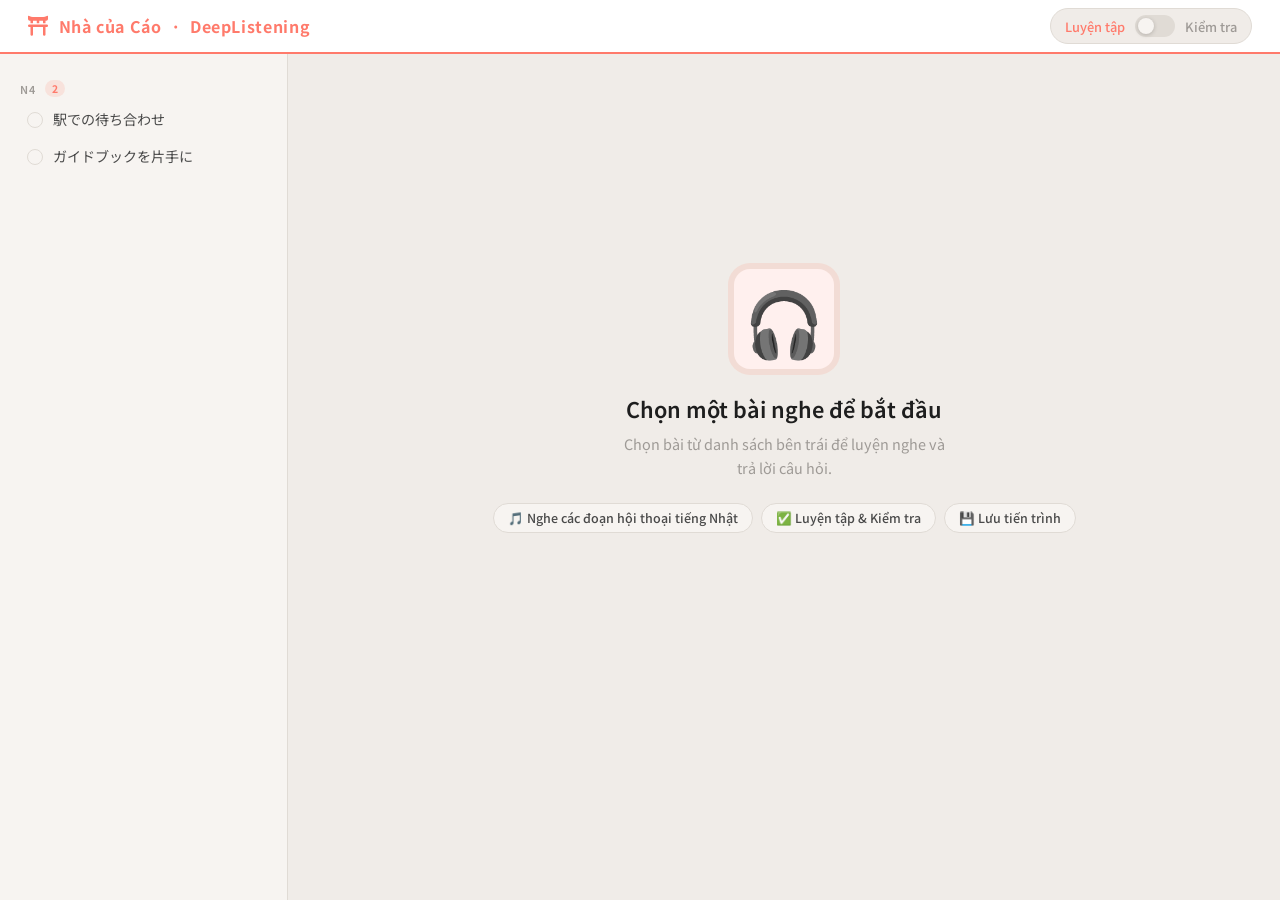
<file: DeepListen/index.html>
<!DOCTYPE html>
<html lang="ja">
<head>
  <meta charset="UTF-8" />
  <meta name="viewport" content="width=device-width, initial-scale=1.0" />
  <title>DeepListening — Nhà của Cáo</title>

  <link rel="preconnect" href="https://fonts.googleapis.com" />
  <link rel="preconnect" href="https://fonts.gstatic.com" crossorigin />
  <link rel="icon" type="image/x-icon" href="favicon.ico">
  <link href="https://fonts.googleapis.com/css2?family=M+PLUS+Rounded+1c:wght@300;400;500;700&family=Noto+Sans+JP:wght@300;400;700&display=swap" rel="stylesheet" />
  <link rel="stylesheet" href="https://cdnjs.cloudflare.com/ajax/libs/font-awesome/6.5.0/css/all.min.css" />
  <link rel="stylesheet" href="style.css" />
</head>
<body>

  <!-- ===== HEADER ===== -->
  <header class="app-header">
      <!-- Logo + tên ứng dụng -->
      <div class="header-brand">
        <i class="fa-solid fa-torii-gate gate-icon"></i>
        Nhà của Cáo &nbsp;·&nbsp; DeepListening
      </div>

      <!-- Công tắc chế độ học -->
      <div class="mode-switcher">
        <span class="mode-label" id="label-practice">Luyện tập</span>
        <label class="toggle-switch" aria-label="Chuyển chế độ học">
          <input type="checkbox" id="mode-toggle" />
          <span class="toggle-track">
            <span class="toggle-thumb"></span>
          </span>
        </label>
        <span class="mode-label" id="label-exam">Kiểm tra</span>
      </div>
  </header>

  <!-- ===== LAYOUT CHÍNH ===== -->
  <div class="app-layout">

    <!-- ===== SIDEBAR TRÁI ===== -->
    <aside class="sidebar" id="sidebar">
      <!-- Trạng thái đang tải -->
      <div class="sidebar-loading" id="sidebar-loading">
        <div class="skeleton-group">
          <div class="skeleton skeleton-label"></div>
          <div class="skeleton skeleton-item"></div>
          <div class="skeleton skeleton-item"></div>
        </div>
        <div class="skeleton-group">
          <div class="skeleton skeleton-label"></div>
          <div class="skeleton skeleton-item"></div>
          <div class="skeleton skeleton-item"></div>
        </div>
      </div>

      <!-- Danh sách bài nghe theo cấp độ (được render bởi JS) -->
      <nav class="sidebar-nav" id="sidebar-nav" hidden></nav>
    </aside>

    <!-- ===== NỘI DUNG CHÍNH ===== -->
    <main class="main-content" id="main-content">

      <!-- Skeleton loader độc lập — hiện khi đang tải bài, ẩn sau đó -->
      <div class="loading-wrap" id="loading-loader" hidden>
        <div style="max-width:900px;margin:0 auto;display:flex;flex-direction:column;gap:16px;">
          <div style="display:flex;align-items:center;gap:12px;">
            <div class="skeleton" style="height:24px;width:48px;border-radius:99px;"></div>
            <div class="skeleton" style="height:24px;width:200px;border-radius:6px;"></div>
          </div>
          <div class="card" style="padding:28px 32px;height:300px;">
            <div class="skeleton" style="height:100%;border-radius:4px;"></div>
          </div>
          <div class="card" style="padding:24px 28px;">
            <div class="skeleton" style="height:10px;width:60px;margin-bottom:14px;border-radius:4px;"></div>
            <div class="skeleton" style="height:14px;width:80%;margin-bottom:18px;border-radius:4px;"></div>
            <div class="skeleton" style="height:44px;margin-bottom:8px;border-radius:8px;"></div>
            <div class="skeleton" style="height:44px;margin-bottom:8px;border-radius:8px;"></div>
            <div class="skeleton" style="height:44px;border-radius:8px;"></div>
          </div>
        </div>
      </div>

      <!-- Màn hình chào (hiển thị khi chưa chọn bài) -->
      <div class="welcome-screen" id="welcome-screen">
        <div class="welcome-icon">🎧</div>
        <h2 class="welcome-heading">Chọn một bài nghe để bắt đầu</h2>
        <p class="welcome-sub">Chọn bài từ danh sách bên trái để luyện nghe và trả lời câu hỏi.</p>
        <div class="welcome-chips">
          <span class="chip">🎵 Nghe các đoạn hội thoại tiếng Nhật</span>
          <span class="chip">✅ Luyện tập & Kiểm tra</span>
          <span class="chip">💾 Lưu tiến trình</span>
        </div>
      </div>

      <!-- Khu vực bài nghe (ẩn cho tới khi chọn bài) -->
      <div class="listening-area" id="listening-area" style="display: none;">

        <div class="listening-media-section">
          <!-- Thẻ thông tin bài nghe -->
          <div class="listening-meta-bar" id="listening-meta-bar">
            <span class="listening-level-badge" id="listening-level-badge"></span>
            <h1 class="listening-title" id="listening-title"></h1>
          </div>

          <!-- Thẻ iframe nghe -->
          <div class="card audio-card" id="audio-card">
            <iframe id="audio-iframe" class="audio-iframe" allow="autoplay"></iframe>
          </div>

          <!-- Phần script (transcript) - luôn hiển thị, nhưng content ẩn mặc định -->
          <div class="card script-section" id="script-section">
            <div class="script-header">
              <h3 class="script-title">📝 Kịch bản (Script)</h3>
              <span class="script-lock-badge" id="script-lock-badge">🔒 Mở khóa khi hoàn thành</span>
            </div>
            <div class="script-content" id="script-content"></div>
          </div>
        </div>

        <div class="listening-question-section">
          <!-- Khu vực câu hỏi -->
          <div class="questions-section" id="questions-section"></div>

          <!-- Nút Nộp bài (chỉ hiện ở chế độ Kiểm tra) -->
          <div class="submit-bar" id="submit-bar" hidden>
            <button class="btn btn-submit" id="submit-btn" onclick="handleSubmitExam()">
              <span>Nộp bài</span>
              <svg width="18" height="18" viewBox="0 0 24 24" fill="none" stroke="currentColor" stroke-width="2.5" stroke-linecap="round" stroke-linejoin="round"><polyline points="20 6 9 17 4 12"/></svg>
            </button>
          </div>

          <!-- Kết quả tổng quát (chế độ Kiểm tra) -->
          <div class="result-summary card" id="result-summary" hidden>
            <div class="result-icon" id="result-icon"></div>
            <div class="result-text">
              <p class="result-score" id="result-score"></p>
              <p class="result-message" id="result-message"></p>
            </div>
          </div>
        </div>

      </div>
    </main>
  </div>

  <script src="script.js"></script>
</body>
</html>
</file>
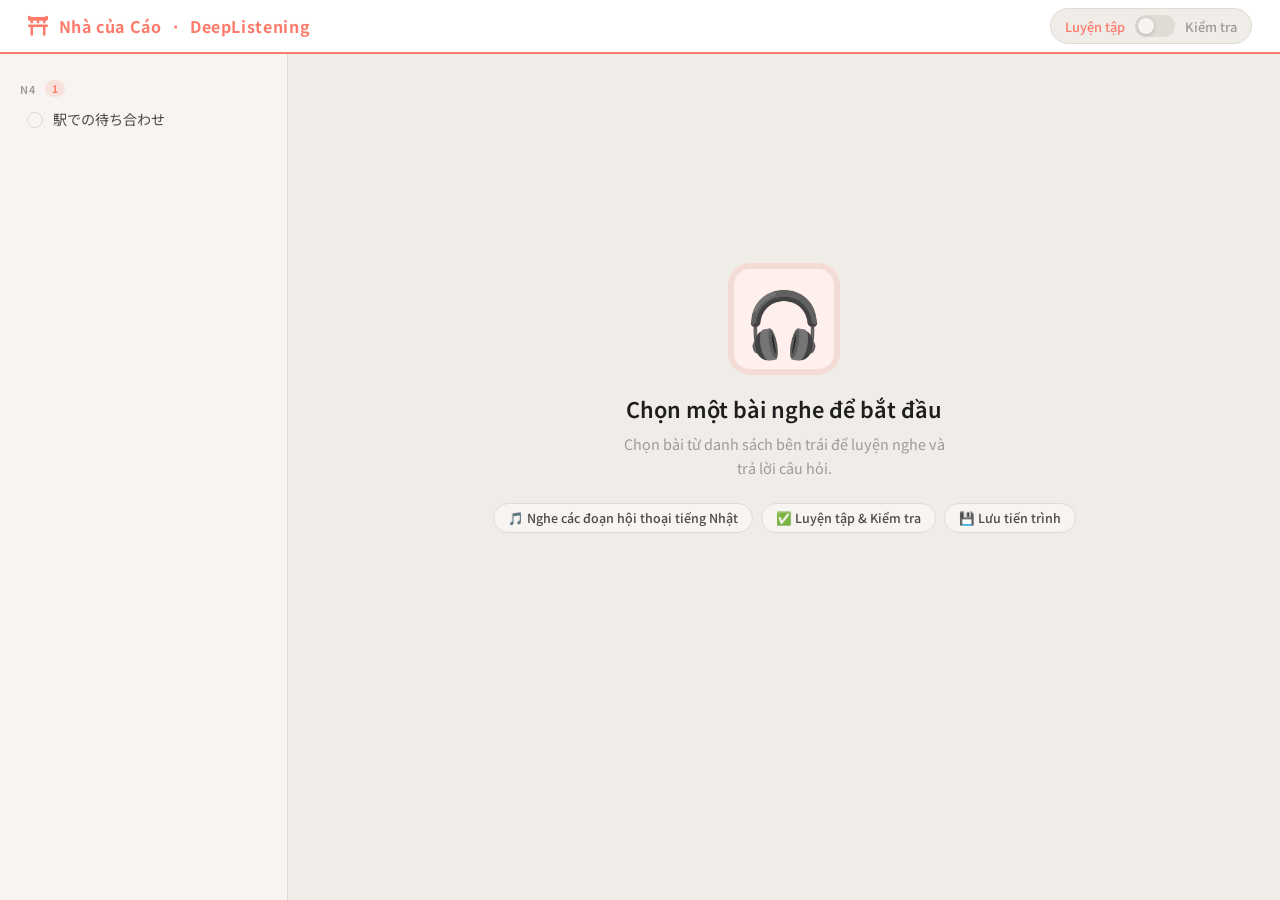
<file: DeepListening/index.html>
<!DOCTYPE html>
<html lang="ja">
<head>
  <meta charset="UTF-8" />
  <meta name="viewport" content="width=device-width, initial-scale=1.0" />
  <title>DeepListening — Nhà của Cáo</title>

  <link rel="preconnect" href="https://fonts.googleapis.com" />
  <link rel="preconnect" href="https://fonts.gstatic.com" crossorigin />
  <link rel="icon" type="image/x-icon" href="favicon.ico">
  <link href="https://fonts.googleapis.com/css2?family=M+PLUS+Rounded+1c:wght@300;400;500;700&family=Noto+Sans+JP:wght@300;400;700&display=swap" rel="stylesheet" />
  <link rel="stylesheet" href="https://cdnjs.cloudflare.com/ajax/libs/font-awesome/6.5.0/css/all.min.css" />
  <link rel="stylesheet" href="./style.css" />
</head>
<body>

  <!-- ===== HEADER ===== -->
  <header class="app-header">
      <!-- Logo + tên ứng dụng -->
      <div class="header-brand">
        <i class="fa-solid fa-torii-gate gate-icon"></i>
        Nhà của Cáo &nbsp;·&nbsp; DeepListening
      </div>

      <!-- Công tắc chế độ học -->
      <div class="mode-switcher">
        <span class="mode-label" id="label-practice">Luyện tập</span>
        <label class="toggle-switch" aria-label="Chuyển chế độ học">
          <input type="checkbox" id="mode-toggle" />
          <span class="toggle-track">
            <span class="toggle-thumb"></span>
          </span>
        </label>
        <span class="mode-label" id="label-exam">Kiểm tra</span>
      </div>
  </header>

  <!-- ===== LAYOUT CHÍNH ===== -->
  <div class="app-layout">

    <!-- ===== SIDEBAR TRÁI ===== -->
    <aside class="sidebar" id="sidebar">
      <!-- Trạng thái đang tải -->
      <div class="sidebar-loading" id="sidebar-loading">
        <div class="skeleton-group">
          <div class="skeleton skeleton-label"></div>
          <div class="skeleton skeleton-item"></div>
          <div class="skeleton skeleton-item"></div>
        </div>
        <div class="skeleton-group">
          <div class="skeleton skeleton-label"></div>
          <div class="skeleton skeleton-item"></div>
          <div class="skeleton skeleton-item"></div>
        </div>
      </div>

      <!-- Danh sách bài nghe theo cấp độ (được render bởi JS) -->
      <nav class="sidebar-nav" id="sidebar-nav" hidden></nav>
    </aside>

    <!-- ===== NỘI DUNG CHÍNH ===== -->
    <main class="main-content" id="main-content">

      <!-- Skeleton loader độc lập — hiện khi đang tải bài, ẩn sau đó -->
      <div class="loading-wrap" id="loading-loader" hidden>
        <div style="max-width:900px;margin:0 auto;display:flex;flex-direction:column;gap:16px;">
          <div style="display:flex;align-items:center;gap:12px;">
            <div class="skeleton" style="height:24px;width:48px;border-radius:99px;"></div>
            <div class="skeleton" style="height:24px;width:200px;border-radius:6px;"></div>
          </div>
          <div class="card" style="padding:28px 32px;height:300px;">
            <div class="skeleton" style="height:100%;border-radius:4px;"></div>
          </div>
          <div class="card" style="padding:24px 28px;">
            <div class="skeleton" style="height:10px;width:60px;margin-bottom:14px;border-radius:4px;"></div>
            <div class="skeleton" style="height:14px;width:80%;margin-bottom:18px;border-radius:4px;"></div>
            <div class="skeleton" style="height:44px;margin-bottom:8px;border-radius:8px;"></div>
            <div class="skeleton" style="height:44px;margin-bottom:8px;border-radius:8px;"></div>
            <div class="skeleton" style="height:44px;border-radius:8px;"></div>
          </div>
        </div>
      </div>

      <!-- Màn hình chào (hiển thị khi chưa chọn bài) -->
      <div class="welcome-screen" id="welcome-screen">
        <div class="welcome-icon">🎧</div>
        <h2 class="welcome-heading">Chọn một bài nghe để bắt đầu</h2>
        <p class="welcome-sub">Chọn bài từ danh sách bên trái để luyện nghe và trả lời câu hỏi.</p>
        <div class="welcome-chips">
          <span class="chip">🎵 Nghe các đoạn hội thoại tiếng Nhật</span>
          <span class="chip">✅ Luyện tập & Kiểm tra</span>
          <span class="chip">💾 Lưu tiến trình</span>
        </div>
      </div>

      <!-- Khu vực bài nghe (ẩn cho tới khi chọn bài) -->
      <div class="listening-area" id="listening-area" style="display: none;">

        <div class="listening-media-section">
          <!-- Thẻ thông tin bài nghe -->
          <div class="listening-meta-bar" id="listening-meta-bar">
            <span class="listening-level-badge" id="listening-level-badge"></span>
            <h1 class="listening-title" id="listening-title"></h1>
          </div>

          <!-- Thẻ iframe nghe -->
          <div class="card audio-card" id="audio-card">
            <iframe id="audio-iframe" class="audio-iframe" allow="autoplay"></iframe>
          </div>

          <!-- Phần script (transcript) - luôn hiển thị, nhưng content ẩn mặc định -->
          <div class="card script-section" id="script-section">
            <div class="script-header">
              <h3 class="script-title">📝 Kịch bản (Script)</h3>
              <span class="script-lock-badge" id="script-lock-badge">🔒 Mở khóa khi hoàn thành</span>
            </div>
            <div class="script-content" id="script-content"></div>
          </div>
        </div>

        <div class="listening-question-section">
          <!-- Khu vực câu hỏi -->
          <div class="questions-section" id="questions-section"></div>

          <!-- Nút Nộp bài (chỉ hiện ở chế độ Kiểm tra) -->
          <div class="submit-bar" id="submit-bar" hidden>
            <button class="btn btn-submit" id="submit-btn" onclick="handleSubmitExam()">
              <span>Nộp bài</span>
              <svg width="18" height="18" viewBox="0 0 24 24" fill="none" stroke="currentColor" stroke-width="2.5" stroke-linecap="round" stroke-linejoin="round"><polyline points="20 6 9 17 4 12"/></svg>
            </button>
          </div>

          <!-- Kết quả tổng quát (chế độ Kiểm tra) -->
          <div class="result-summary card" id="result-summary" hidden>
            <div class="result-icon" id="result-icon"></div>
            <div class="result-text">
              <p class="result-score" id="result-score"></p>
              <p class="result-message" id="result-message"></p>
            </div>
          </div>
        </div>

      </div>
    </main>
  </div>

  <script src="script.js"></script>
</body>
</html>
</file>
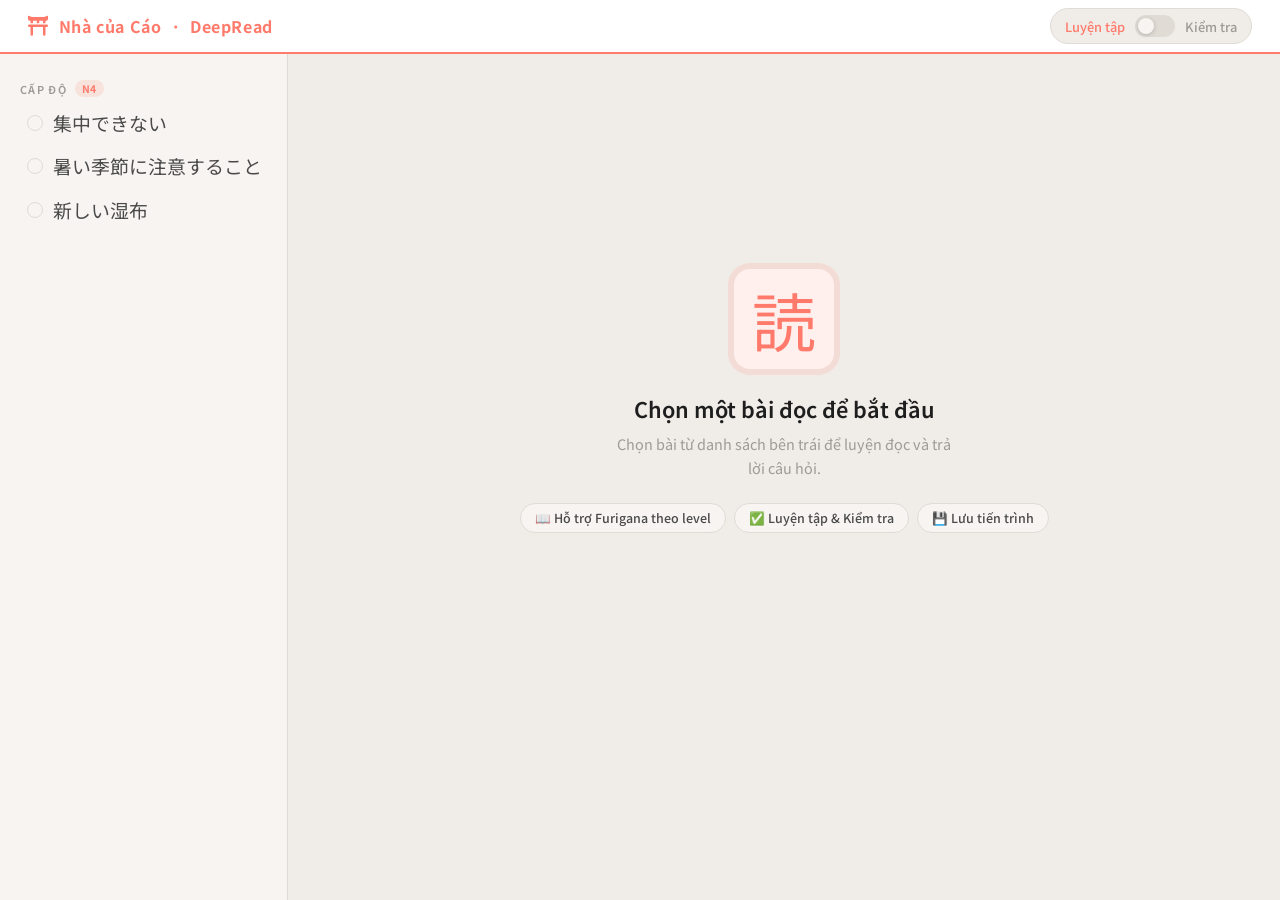
<file: DeepRead/index.html>
<!DOCTYPE html>
<html lang="ja">
<head>
  <meta charset="UTF-8" />
  <meta name="viewport" content="width=device-width, initial-scale=1.0" />
  <title>DeepRead  — Nhà của Cáo</title>

  <link rel="preconnect" href="https://fonts.googleapis.com" />
  <link rel="preconnect" href="https://fonts.gstatic.com" crossorigin />
  <link rel="icon" type="image/x-icon" href="favicon.ico">
  <link href="https://fonts.googleapis.com/css2?family=M+PLUS+Rounded+1c:wght@300;400;500;700&family=Noto+Sans+JP:wght@300;400;700&display=swap" rel="stylesheet" />
  <link rel="stylesheet" href="https://cdnjs.cloudflare.com/ajax/libs/font-awesome/6.5.0/css/all.min.css" />
  <link rel="stylesheet" href="style.css" />
</head>
<body>

  <!-- ===== HEADER ===== -->
  <header class="app-header">
      <!-- Logo + tên ứng dụng -->
      <div class="header-brand">
        <i class="fa-solid fa-torii-gate gate-icon"></i>
        Nhà của Cáo &nbsp;·&nbsp; DeepRead
      </div>

      <!-- Công tắc chế độ học -->
      <div class="mode-switcher">
        <span class="mode-label" id="label-practice">Luyện tập</span>
        <label class="toggle-switch" aria-label="Chuyển chế độ học">
          <input type="checkbox" id="mode-toggle" />
          <span class="toggle-track">
            <span class="toggle-thumb"></span>
          </span>
        </label>
        <span class="mode-label" id="label-exam">Kiểm tra</span>
      </div>
  </header>

  <!-- ===== LAYOUT CHÍNH ===== -->
  <div class="app-layout">

    <!-- ===== SIDEBAR TRÁI ===== -->
    <aside class="sidebar" id="sidebar">
      <!-- Trạng thái đang tải -->
      <div class="sidebar-loading" id="sidebar-loading">
        <div class="skeleton-group">
          <div class="skeleton skeleton-label"></div>
          <div class="skeleton skeleton-item"></div>
          <div class="skeleton skeleton-item"></div>
        </div>
        <div class="skeleton-group">
          <div class="skeleton skeleton-label"></div>
          <div class="skeleton skeleton-item"></div>
          <div class="skeleton skeleton-item"></div>
        </div>
      </div>

      <!-- Danh sách bài đọc theo cấp độ (được render bởi JS) -->
      <nav class="sidebar-nav" id="sidebar-nav" hidden></nav>
    </aside>

    <!-- ===== NỘI DUNG CHÍNH ===== -->
    <main class="main-content" id="main-content">

      <!-- Skeleton loader độc lập — hiện khi đang tải bài, ẩn sau đó -->
      <!-- QUAN TRỌNG: div này tách biệt với #reading-area để không phá cấu trúc DOM bên trong -->
      <div class="reading-loader-wrap" id="reading-loader" hidden>
        <div style="max-width:800px;margin:0 auto;display:flex;flex-direction:column;gap:16px;">
          <div style="display:flex;align-items:center;gap:12px;">
            <div class="skeleton" style="height:24px;width:48px;border-radius:99px;"></div>
            <div class="skeleton" style="height:24px;width:200px;border-radius:6px;"></div>
          </div>
          <div class="card" style="padding:28px 32px;">
            <div class="skeleton" style="height:13px;margin-bottom:14px;border-radius:4px;"></div>
            <div class="skeleton" style="height:13px;width:94%;margin-bottom:14px;border-radius:4px;"></div>
            <div class="skeleton" style="height:13px;width:88%;margin-bottom:14px;border-radius:4px;"></div>
            <div class="skeleton" style="height:13px;width:96%;border-radius:4px;"></div>
          </div>
          <div class="card" style="padding:24px 28px;">
            <div class="skeleton" style="height:10px;width:60px;margin-bottom:14px;border-radius:4px;"></div>
            <div class="skeleton" style="height:14px;width:80%;margin-bottom:18px;border-radius:4px;"></div>
            <div class="skeleton" style="height:44px;margin-bottom:8px;border-radius:8px;"></div>
            <div class="skeleton" style="height:44px;margin-bottom:8px;border-radius:8px;"></div>
            <div class="skeleton" style="height:44px;border-radius:8px;"></div>
          </div>
        </div>
      </div>

      <!-- Màn hình chào (hiển thị khi chưa chọn bài) -->
      <div class="welcome-screen" id="welcome-screen">
        <div class="welcome-icon">読</div>
        <h2 class="welcome-heading">Chọn một bài đọc để bắt đầu</h2>
        <p class="welcome-sub">Chọn bài từ danh sách bên trái để luyện đọc và trả lời câu hỏi.</p>
        <div class="welcome-chips">
          <span class="chip">📖 Hỗ trợ Furigana theo level</span>
          <span class="chip">✅ Luyện tập & Kiểm tra</span>
          <span class="chip">💾 Lưu tiến trình</span>
        </div>
      </div>

      <!-- Khu vực bài đọc (ẩn cho tới khi chọn bài) -->
      <div class="reading-area" id="reading-area" style="display: none;">

        <div class="reading-text-section">
          <!-- Thẻ thông tin bài đọc -->
          <div class="reading-meta-bar" id="reading-meta-bar">
            <span class="reading-level-badge" id="reading-level-badge"></span>
            <h1 class="reading-title" id="reading-title"></h1>
          </div>

          <!-- Thẻ nội dung bài đọc -->
          <div class="card reading-card" id="reading-card">
            <div class="reading-body" id="reading-body"></div>
          </div>
        </div>

        <div class="reading-question-section">
          <!-- Khu vực câu hỏi -->
          <div class="questions-section" id="questions-section"></div>

          <!-- Nút Nộp bài (chỉ hiện ở chế độ Kiểm tra) -->
          <div class="submit-bar" id="submit-bar" hidden>
            <button class="btn btn-submit" id="submit-btn" onclick="handleSubmitExam()">
              <span>Nộp bài</span>
              <svg width="18" height="18" viewBox="0 0 24 24" fill="none" stroke="currentColor" stroke-width="2.5" stroke-linecap="round" stroke-linejoin="round"><polyline points="20 6 9 17 4 12"/></svg>
            </button>
          </div>

          <!-- Kết quả tổng quát (chế độ Kiểm tra) -->
          <div class="result-summary card" id="result-summary" hidden>
            <div class="result-icon" id="result-icon"></div>
            <div class="result-text">
              <p class="result-score" id="result-score"></p>
              <p class="result-message" id="result-message"></p>
            </div>
          </div>
        </div>

      </div>
    </main>
  </div>

  <script src="script.js"></script>
</body>
</html>
</file>
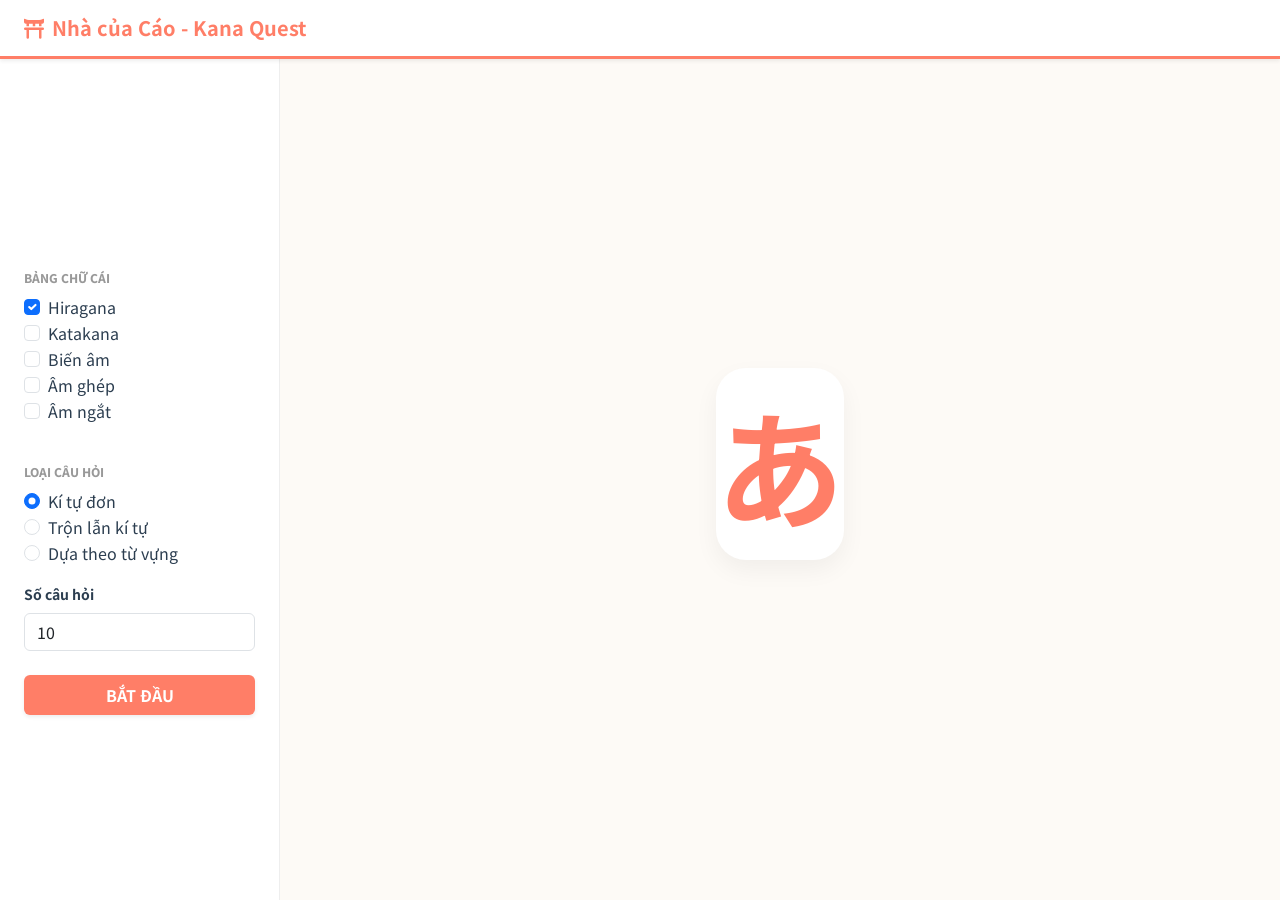
<file: KanaQuest/index.html>
<!DOCTYPE html>
<html lang="vi">

<head>
    <meta charset="UTF-8">
    <meta name="viewport" content="width=device-width, initial-scale=1.0">
    <title>Nhà của Cáo - Kana Quest</title>

    <link href="https://cdn.jsdelivr.net/npm/bootstrap@5.3.0/dist/css/bootstrap.min.css" rel="stylesheet">
    <link href="https://cdnjs.cloudflare.com/ajax/libs/font-awesome/6.4.0/css/all.min.css" rel="stylesheet">
    <link
        href="https://fonts.googleapis.com/css2?family=Lexend:wght@400;700&family=Noto+Sans+JP:wght@400;700&display=swap"
        rel="stylesheet">

    <style>
        :root {
            --primary: #ff7e67;
            /* Soft Coral */
            --secondary: #60b2b8;
            /* Soft Teal */
            --bg-light: #fdfaf6;
            --text-dark: #2c3e50;
        }

        body {
            font-family: 'Noto Sans JP', 'Lexend', sans-serif;
            background-color: var(--bg-light);
            height: 100vh;
            display: flex;
            flex-direction: column;
            color: var(--text-dark);
        }

        /* Clean Header */
        .navbar {
            background-color: white !important;
            border-bottom: 3px solid var(--primary);
        }

        .navbar-brand {
            color: var(--primary) !important;
            font-weight: 700;
        }

        /* Sidebar & Main Layout */
        .sidebar {
            width: 280px;
            background: white;
            padding: 1.5rem;
            border-right: 1px solid #eee;
        }

        .main-content {
            flex-grow: 1;
            display: flex;
            flex-direction: column;
            align-items: center;
            justify-content: center;
            padding: 2rem;
        }

        /* The "Card" Look */
        #question-area {
            font-size: 8rem;
            font-weight: 700;
            background: white;
            display: flex;
            align-items: center;
            justify-content: center;
            border-radius: 30px;
            box-shadow: 0 10px 25px rgba(0, 0, 0, 0.05);
            margin-bottom: 2rem;
            color: var(--primary);
        }

        /* Buttons & Inputs */
        .btn-primary {
            background-color: var(--primary);
            border: none;
        }

        .btn-primary:hover {
            background-color: #ff6b52;
        }

        .mcq-grid {
            display: grid;
            grid-template-columns: 1fr 1fr;
            gap: 12px;
            width: 100%;
            max-width: 500px;
        }

        .btn-outline-dark {
            border: 2px solid #eee;
            background: white;
            transition: all 0.2s ease;
        }

        .btn-outline-dark:hover,
        .active {
            background-color: var(--secondary) !important;
            color: white !important;
            border-color: var(--secondary) !important;
            transform: translateY(-2px);
        }

        .section-label {
            font-size: 0.75rem;
            font-weight: 800;
            color: #999;
            text-transform: uppercase;
            margin: 1.5rem 0 0.5rem;
        }

        .hidden {
            display: none !important;
        }
    </style>
</head>

<body>

    <nav class="navbar px-4 shadow-sm">
        <a class="navbar-brand" href="#">
            <i class="fa-solid fa-torii-gate me-2"></i><span>Nhà của Cáo - Kana Quest</span>
        </a>
    </nav>

    <div class="d-flex flex-grow-1 overflow-hidden">
        <aside class="sidebar overflow-auto d-flex flex-column justify-content-center">
            <div class="section-label">Bảng chữ cái</div>
            <div class="form-check"><input class="form-check-input" type="checkbox" id="hiragana" checked><label
                    class="form-check-label">Hiragana</label></div>
            <div class="form-check"><input class="form-check-input" type="checkbox" id="katakana"><label
                    class="form-check-label">Katakana</label></div>
            <div class="form-check"><input class="form-check-input" type="checkbox" id="dakuten"><label
                    class="form-check-label">Biến âm</label></div>
            <div class="form-check"><input class="form-check-input" type="checkbox" id="combo"><label
                    class="form-check-label">Âm ghép</label></div>
            <div class="form-check mb-3"><input class="form-check-input" type="checkbox" id="sokuon"><label
                    class="form-check-label">Âm ngắt</label></div>

            <div class="section-label">Loại câu hỏi</div>
            <div class="form-check"><input class="form-check-input" type="radio" name="quizType" id="single"
                    checked><label class="form-check-label">Kí tự đơn</label></div>
            <div class="form-check"><input class="form-check-input" type="radio" name="quizType" id="mixed"><label
                    class="form-check-label">Trộn lẫn kí tự</label></div>
            <div class="form-check mb-3"><input class="form-check-input" type="radio" name="quizType"
                    id="vocabulary"><label class="form-check-label">Dựa theo từ vựng</label></div>

            <div class="mb-4">
                <label class="form-label small fw-bold">Số câu hỏi</label>
                <input type="number" class="form-control" id="quizLimit" value="10">
            </div>

            <button class="btn btn-primary w-100 fw-bold py-2 shadow-sm" id="startBtn">BẮT ĐẦU</button>
        </aside>

        <main class="main-content">
            <div id="question-area">あ</div>

            <div class="answer-section w-100 d-flex justify-content-center">
                <div id="mcq-view" class="mcq-grid">
                </div>

                <div id="written-view" class="w-100 max-width-500 hidden" style="max-width: 500px;">
                    <input type="text" class="form-control form-control-lg text-center" placeholder="Nhập Romaji...">
                </div>
            </div>

            <div id="navigation-controls" class="mt-5 d-flex gap-3 hidden">
                <button id="prevBtn" class="btn btn-light border px-4"><i class="fa-solid fa-chevron-left"></i></button>
                <button id="checkBtn" class="btn btn-success px-5 fw-bold shadow-sm">Kiểm tra đáp án</button>
                <button id="nextBtn" class="btn btn-light border px-4"><i
                        class="fa-solid fa-chevron-right"></i></button>
            </div>
        </main>
    </div>

    <div class="modal fade" id="feedbackModal" tabindex="-1">
        <div class="modal-dialog modal-dialog-centered">
            <div class="modal-content border-0 shadow-lg">
                <div id="modal-header-bg" class="modal-header text-white border-0">
                    <h5 class="modal-title">Kết quả</h5>
                    <button type="button" class="btn-close btn-close-white" data-bs-dismiss="modal"></button>
                </div>
                <div class="modal-body text-center py-5">
                    <div id="modalIcon" class="mb-3 fs-1"></div>
                    <p id="modalMessage" class="fs-4"></p>
                </div>
                <div class="modal-footer justify-content-center border-0 pb-4">
                    <button type="button" class="btn btn-light px-4" data-bs-dismiss="modal">Đóng</button>
                    <button type="button" class="btn btn-primary px-4" id="modalNextBtn">Câu tiếp theo</button>
                </div>
            </div>
        </div>
    </div>

    <script src="https://cdn.jsdelivr.net/npm/bootstrap@5.3.0/dist/js/bootstrap.bundle.min.js"></script>
    <script>
        /**
        * 1. CONSTANTS & DATA
        */
        const KANA_DATA = {
            characters: [{ "kana": "あ", "romaji": "a", "script": "hiragana", "tags": [] }, { "kana": "い", "romaji": "i", "script": "hiragana", "tags": [] }, { "kana": "う", "romaji": "u", "script": "hiragana", "tags": [] }, { "kana": "え", "romaji": "e", "script": "hiragana", "tags": [] }, { "kana": "お", "romaji": "o", "script": "hiragana", "tags": [] }, { "kana": "か", "romaji": "ka", "script": "hiragana", "tags": [] }, { "kana": "き", "romaji": "ki", "script": "hiragana", "tags": [] }, { "kana": "く", "romaji": "ku", "script": "hiragana", "tags": [] }, { "kana": "け", "romaji": "ke", "script": "hiragana", "tags": [] }, { "kana": "こ", "romaji": "ko", "script": "hiragana", "tags": [] }, { "kana": "さ", "romaji": "sa", "script": "hiragana", "tags": [] }, { "kana": "し", "romaji": "shi", "script": "hiragana", "tags": [] }, { "kana": "す", "romaji": "su", "script": "hiragana", "tags": [] }, { "kana": "せ", "romaji": "se", "script": "hiragana", "tags": [] }, { "kana": "そ", "romaji": "so", "script": "hiragana", "tags": [] }, { "kana": "た", "romaji": "ta", "script": "hiragana", "tags": [] }, { "kana": "ち", "romaji": "chi", "script": "hiragana", "tags": [] }, { "kana": "つ", "romaji": "tsu", "script": "hiragana", "tags": [] }, { "kana": "て", "romaji": "te", "script": "hiragana", "tags": [] }, { "kana": "と", "romaji": "to", "script": "hiragana", "tags": [] }, { "kana": "な", "romaji": "na", "script": "hiragana", "tags": [] }, { "kana": "に", "romaji": "ni", "script": "hiragana", "tags": [] }, { "kana": "ぬ", "romaji": "nu", "script": "hiragana", "tags": [] }, { "kana": "ね", "romaji": "ne", "script": "hiragana", "tags": [] }, { "kana": "の", "romaji": "no", "script": "hiragana", "tags": [] }, { "kana": "は", "romaji": "ha", "script": "hiragana", "tags": [] }, { "kana": "ひ", "romaji": "hi", "script": "hiragana", "tags": [] }, { "kana": "ふ", "romaji": "fu", "script": "hiragana", "tags": [] }, { "kana": "へ", "romaji": "he", "script": "hiragana", "tags": [] }, { "kana": "ほ", "romaji": "ho", "script": "hiragana", "tags": [] }, { "kana": "ま", "romaji": "ma", "script": "hiragana", "tags": [] }, { "kana": "み", "romaji": "mi", "script": "hiragana", "tags": [] }, { "kana": "む", "romaji": "mu", "script": "hiragana", "tags": [] }, { "kana": "め", "romaji": "me", "script": "hiragana", "tags": [] }, { "kana": "も", "romaji": "mo", "script": "hiragana", "tags": [] }, { "kana": "や", "romaji": "ya", "script": "hiragana", "tags": [] }, { "kana": "ゆ", "romaji": "yu", "script": "hiragana", "tags": [] }, { "kana": "よ", "romaji": "yo", "script": "hiragana", "tags": [] }, { "kana": "ら", "romaji": "ra", "script": "hiragana", "tags": [] }, { "kana": "り", "romaji": "ri", "script": "hiragana", "tags": [] }, { "kana": "る", "romaji": "ru", "script": "hiragana", "tags": [] }, { "kana": "れ", "romaji": "re", "script": "hiragana", "tags": [] }, { "kana": "ろ", "romaji": "ro", "script": "hiragana", "tags": [] }, { "kana": "わ", "romaji": "wa", "script": "hiragana", "tags": [] }, { "kana": "を", "romaji": "wo", "script": "hiragana", "tags": [] }, { "kana": "ん", "romaji": "n", "script": "hiragana", "tags": [] }, { "kana": "が", "romaji": "ga", "script": "hiragana", "tags": ["dakuten"] }, { "kana": "ぎ", "romaji": "gi", "script": "hiragana", "tags": ["dakuten"] }, { "kana": "ぐ", "romaji": "gu", "script": "hiragana", "tags": ["dakuten"] }, { "kana": "げ", "romaji": "ge", "script": "hiragana", "tags": ["dakuten"] }, { "kana": "ご", "romaji": "go", "script": "hiragana", "tags": ["dakuten"] }, { "kana": "ざ", "romaji": "za", "script": "hiragana", "tags": ["dakuten"] }, { "kana": "じ", "romaji": "ji", "script": "hiragana", "tags": ["dakuten"] }, { "kana": "ず", "romaji": "zu", "script": "hiragana", "tags": ["dakuten"] }, { "kana": "ぜ", "romaji": "ze", "script": "hiragana", "tags": ["dakuten"] }, { "kana": "ぞ", "romaji": "zo", "script": "hiragana", "tags": ["dakuten"] }, { "kana": "だ", "romaji": "da", "script": "hiragana", "tags": ["dakuten"] }, { "kana": "ぢ", "romaji": "di", "script": "hiragana", "tags": ["dakuten"] }, { "kana": "づ", "romaji": "du", "script": "hiragana", "tags": ["dakuten"] }, { "kana": "で", "romaji": "de", "script": "hiragana", "tags": ["dakuten"] }, { "kana": "ど", "romaji": "do", "script": "hiragana", "tags": ["dakuten"] }, { "kana": "ば", "romaji": "ba", "script": "hiragana", "tags": ["dakuten"] }, { "kana": "び", "romaji": "bi", "script": "hiragana", "tags": ["dakuten"] }, { "kana": "ぶ", "romaji": "bu", "script": "hiragana", "tags": ["dakuten"] }, { "kana": "べ", "romaji": "be", "script": "hiragana", "tags": ["dakuten"] }, { "kana": "ぼ", "romaji": "bo", "script": "hiragana", "tags": ["dakuten"] }, { "kana": "ぱ", "romaji": "pa", "script": "hiragana", "tags": ["dakuten"] }, { "kana": "ぴ", "romaji": "pi", "script": "hiragana", "tags": ["dakuten"] }, { "kana": "ぷ", "romaji": "pu", "script": "hiragana", "tags": ["dakuten"] }, { "kana": "ぺ", "romaji": "pe", "script": "hiragana", "tags": ["dakuten"] }, { "kana": "ぽ", "romaji": "po", "script": "hiragana", "tags": ["dakuten"] }, { "kana": "きゃ", "romaji": "kya", "script": "hiragana", "tags": ["combination"] }, { "kana": "きゅ", "romaji": "kyu", "script": "hiragana", "tags": ["combination"] }, { "kana": "きょ", "romaji": "kyo", "script": "hiragana", "tags": ["combination"] }, { "kana": "しゃ", "romaji": "sha", "script": "hiragana", "tags": ["combination"] }, { "kana": "しゅ", "romaji": "shu", "script": "hiragana", "tags": ["combination"] }, { "kana": "しょ", "romaji": "sho", "script": "hiragana", "tags": ["combination"] }, { "kana": "ちゃ", "romaji": "cha", "script": "hiragana", "tags": ["combination"] }, { "kana": "ちゅ", "romaji": "chu", "script": "hiragana", "tags": ["combination"] }, { "kana": "ちょ", "romaji": "cho", "script": "hiragana", "tags": ["combination"] }, { "kana": "にゃ", "romaji": "nya", "script": "hiragana", "tags": ["combination"] }, { "kana": "にゅ", "romaji": "nyu", "script": "hiragana", "tags": ["combination"] }, { "kana": "にょ", "romaji": "nyo", "script": "hiragana", "tags": ["combination"] }, { "kana": "ひゃ", "romaji": "hya", "script": "hiragana", "tags": ["combination"] }, { "kana": "ひゅ", "romaji": "hyu", "script": "hiragana", "tags": ["combination"] }, { "kana": "ひょ", "romaji": "hyo", "script": "hiragana", "tags": ["combination"] }, { "kana": "みゃ", "romaji": "mya", "script": "hiragana", "tags": ["combination"] }, { "kana": "みゅ", "romaji": "myu", "script": "hiragana", "tags": ["combination"] }, { "kana": "みょ", "romaji": "myo", "script": "hiragana", "tags": ["combination"] }, { "kana": "りゃ", "romaji": "rya", "script": "hiragana", "tags": ["combination"] }, { "kana": "りゅ", "romaji": "ryu", "script": "hiragana", "tags": ["combination"] }, { "kana": "りょ", "romaji": "ryo", "script": "hiragana", "tags": ["combination"] }, { "kana": "ぎゃ", "romaji": "gya", "script": "hiragana", "tags": ["dakuten", "combination"] }, { "kana": "ぎゅ", "romaji": "gyu", "script": "hiragana", "tags": ["dakuten", "combination"] }, { "kana": "ぎょ", "romaji": "gyo", "script": "hiragana", "tags": ["dakuten", "combination"] }, { "kana": "じゃ", "romaji": "ja", "script": "hiragana", "tags": ["dakuten", "combination"] }, { "kana": "じゅ", "romaji": "ju", "script": "hiragana", "tags": ["dakuten", "combination"] }, { "kana": "じょ", "romaji": "jo", "script": "hiragana", "tags": ["dakuten", "combination"] }, { "kana": "びゃ", "romaji": "bya", "script": "hiragana", "tags": ["dakuten", "combination"] }, { "kana": "びゅ", "romaji": "byu", "script": "hiragana", "tags": ["dakuten", "combination"] }, { "kana": "びょ", "romaji": "byo", "script": "hiragana", "tags": ["dakuten", "combination"] }, { "kana": "ぴゃ", "romaji": "pya", "script": "hiragana", "tags": ["dakuten", "combination"] }, { "kana": "ぴゅ", "romaji": "pyu", "script": "hiragana", "tags": ["dakuten", "combination"] }, { "kana": "ぴょ", "romaji": "pyo", "script": "hiragana", "tags": ["dakuten", "combination"] }, { "kana": "っか", "romaji": "kka", "script": "hiragana", "tags": ["sokuon"] }, { "kana": "っき", "romaji": "kki", "script": "hiragana", "tags": ["sokuon"] }, { "kana": "っく", "romaji": "kku", "script": "hiragana", "tags": ["sokuon"] }, { "kana": "っけ", "romaji": "kke", "script": "hiragana", "tags": ["sokuon"] }, { "kana": "っこ", "romaji": "kko", "script": "hiragana", "tags": ["sokuon"] }, { "kana": "っさ", "romaji": "ssa", "script": "hiragana", "tags": ["sokuon"] }, { "kana": "っし", "romaji": "sshi", "script": "hiragana", "tags": ["sokuon"] }, { "kana": "っす", "romaji": "ssu", "script": "hiragana", "tags": ["sokuon"] }, { "kana": "っせ", "romaji": "sse", "script": "hiragana", "tags": ["sokuon"] }, { "kana": "っそ", "romaji": "sso", "script": "hiragana", "tags": ["sokuon"] }, { "kana": "った", "romaji": "tta", "script": "hiragana", "tags": ["sokuon"] }, { "kana": "っち", "romaji": "cchi", "script": "hiragana", "tags": ["sokuon"] }, { "kana": "っつ", "romaji": "ttsu", "script": "hiragana", "tags": ["sokuon"] }, { "kana": "って", "romaji": "tte", "script": "hiragana", "tags": ["sokuon"] }, { "kana": "っと", "romaji": "tto", "script": "hiragana", "tags": ["sokuon"] }, { "kana": "っは", "romaji": "hha", "script": "hiragana", "tags": ["sokuon"] }, { "kana": "っひ", "romaji": "hhi", "script": "hiragana", "tags": ["sokuon"] }, { "kana": "っふ", "romaji": "ffu", "script": "hiragana", "tags": ["sokuon"] }, { "kana": "っへ", "romaji": "hhe", "script": "hiragana", "tags": ["sokuon"] }, { "kana": "っほ", "romaji": "hho", "script": "hiragana", "tags": ["sokuon"] }, { "kana": "っま", "romaji": "mma", "script": "hiragana", "tags": ["sokuon"] }, { "kana": "っみ", "romaji": "mmi", "script": "hiragana", "tags": ["sokuon"] }, { "kana": "っむ", "romaji": "mmu", "script": "hiragana", "tags": ["sokuon"] }, { "kana": "っめ", "romaji": "mme", "script": "hiragana", "tags": ["sokuon"] }, { "kana": "っも", "romaji": "mmo", "script": "hiragana", "tags": ["sokuon"] }, { "kana": "っら", "romaji": "rra", "script": "hiragana", "tags": ["sokuon"] }, { "kana": "っり", "romaji": "rri", "script": "hiragana", "tags": ["sokuon"] }, { "kana": "っる", "romaji": "rru", "script": "hiragana", "tags": ["sokuon"] }, { "kana": "っれ", "romaji": "rre", "script": "hiragana", "tags": ["sokuon"] }, { "kana": "っろ", "romaji": "rro", "script": "hiragana", "tags": ["sokuon"] }, { "kana": "っわ", "romaji": "wwa", "script": "hiragana", "tags": ["sokuon"] }, { "kana": "っが", "romaji": "gga", "script": "hiragana", "tags": ["dakuten", "sokuon"] }, { "kana": "っぎ", "romaji": "ggi", "script": "hiragana", "tags": ["dakuten", "sokuon"] }, { "kana": "っぐ", "romaji": "ggu", "script": "hiragana", "tags": ["dakuten", "sokuon"] }, { "kana": "っげ", "romaji": "gge", "script": "hiragana", "tags": ["dakuten", "sokuon"] }, { "kana": "っご", "romaji": "ggo", "script": "hiragana", "tags": ["dakuten", "sokuon"] }, { "kana": "っざ", "romaji": "zza", "script": "hiragana", "tags": ["dakuten", "sokuon"] }, { "kana": "っじ", "romaji": "jji", "script": "hiragana", "tags": ["dakuten", "sokuon"] }, { "kana": "っず", "romaji": "zzu", "script": "hiragana", "tags": ["dakuten", "sokuon"] }, { "kana": "っぜ", "romaji": "zze", "script": "hiragana", "tags": ["dakuten", "sokuon"] }, { "kana": "っぞ", "romaji": "zzo", "script": "hiragana", "tags": ["dakuten", "sokuon"] }, { "kana": "っだ", "romaji": "dda", "script": "hiragana", "tags": ["dakuten", "sokuon"] }, { "kana": "っぢ", "romaji": "ddi", "script": "hiragana", "tags": ["dakuten", "sokuon"] }, { "kana": "っづ", "romaji": "ddu", "script": "hiragana", "tags": ["dakuten", "sokuon"] }, { "kana": "っで", "romaji": "dde", "script": "hiragana", "tags": ["dakuten", "sokuon"] }, { "kana": "っど", "romaji": "ddo", "script": "hiragana", "tags": ["dakuten", "sokuon"] }, { "kana": "っば", "romaji": "bba", "script": "hiragana", "tags": ["dakuten", "sokuon"] }, { "kana": "っび", "romaji": "bbi", "script": "hiragana", "tags": ["dakuten", "sokuon"] }, { "kana": "っぶ", "romaji": "bbu", "script": "hiragana", "tags": ["dakuten", "sokuon"] }, { "kana": "っべ", "romaji": "bbe", "script": "hiragana", "tags": ["dakuten", "sokuon"] }, { "kana": "っぼ", "romaji": "bbo", "script": "hiragana", "tags": ["dakuten", "sokuon"] }, { "kana": "っぱ", "romaji": "ppa", "script": "hiragana", "tags": ["dakuten", "sokuon"] }, { "kana": "っぴ", "romaji": "ppi", "script": "hiragana", "tags": ["dakuten", "sokuon"] }, { "kana": "っぷ", "romaji": "ppu", "script": "hiragana", "tags": ["dakuten", "sokuon"] }, { "kana": "っぺ", "romaji": "ppe", "script": "hiragana", "tags": ["dakuten", "sokuon"] }, { "kana": "っぽ", "romaji": "ppo", "script": "hiragana", "tags": ["dakuten", "sokuon"] }, { "kana": "ア", "romaji": "a", "script": "katakana", "tags": [] }, { "kana": "イ", "romaji": "i", "script": "katakana", "tags": [] }, { "kana": "ウ", "romaji": "u", "script": "katakana", "tags": [] }, { "kana": "エ", "romaji": "e", "script": "katakana", "tags": [] }, { "kana": "オ", "romaji": "o", "script": "katakana", "tags": [] }, { "kana": "カ", "romaji": "ka", "script": "katakana", "tags": [] }, { "kana": "キ", "romaji": "ki", "script": "katakana", "tags": [] }, { "kana": "ク", "romaji": "ku", "script": "katakana", "tags": [] }, { "kana": "ケ", "romaji": "ke", "script": "katakana", "tags": [] }, { "kana": "コ", "romaji": "ko", "script": "katakana", "tags": [] }, { "kana": "サ", "romaji": "sa", "script": "katakana", "tags": [] }, { "kana": "シ", "romaji": "shi", "script": "katakana", "tags": [] }, { "kana": "ス", "romaji": "su", "script": "katakana", "tags": [] }, { "kana": "セ", "romaji": "se", "script": "katakana", "tags": [] }, { "kana": "ソ", "romaji": "so", "script": "katakana", "tags": [] }, { "kana": "タ", "romaji": "ta", "script": "katakana", "tags": [] }, { "kana": "チ", "romaji": "chi", "script": "katakana", "tags": [] }, { "kana": "ツ", "romaji": "tsu", "script": "katakana", "tags": [] }, { "kana": "テ", "romaji": "te", "script": "katakana", "tags": [] }, { "kana": "ト", "romaji": "to", "script": "katakana", "tags": [] }, { "kana": "ナ", "romaji": "na", "script": "katakana", "tags": [] }, { "kana": "ニ", "romaji": "ni", "script": "katakana", "tags": [] }, { "kana": "ヌ", "romaji": "nu", "script": "katakana", "tags": [] }, { "kana": "ネ", "romaji": "ne", "script": "katakana", "tags": [] }, { "kana": "ノ", "romaji": "no", "script": "katakana", "tags": [] }, { "kana": "ハ", "romaji": "ha", "script": "katakana", "tags": [] }, { "kana": "ヒ", "romaji": "hi", "script": "katakana", "tags": [] }, { "kana": "フ", "romaji": "fu", "script": "katakana", "tags": [] }, { "kana": "ヘ", "romaji": "he", "script": "katakana", "tags": [] }, { "kana": "ホ", "romaji": "ho", "script": "katakana", "tags": [] }, { "kana": "マ", "romaji": "ma", "script": "katakana", "tags": [] }, { "kana": "ミ", "romaji": "mi", "script": "katakana", "tags": [] }, { "kana": "ム", "romaji": "mu", "script": "katakana", "tags": [] }, { "kana": "メ", "romaji": "me", "script": "katakana", "tags": [] }, { "kana": "モ", "romaji": "mo", "script": "katakana", "tags": [] }, { "kana": "ヤ", "romaji": "ya", "script": "katakana", "tags": [] }, { "kana": "ユ", "romaji": "yu", "script": "katakana", "tags": [] }, { "kana": "ヨ", "romaji": "yo", "script": "katakana", "tags": [] }, { "kana": "ラ", "romaji": "ra", "script": "katakana", "tags": [] }, { "kana": "リ", "romaji": "ri", "script": "katakana", "tags": [] }, { "kana": "ル", "romaji": "ru", "script": "katakana", "tags": [] }, { "kana": "レ", "romaji": "re", "script": "katakana", "tags": [] }, { "kana": "ロ", "romaji": "ro", "script": "katakana", "tags": [] }, { "kana": "ワ", "romaji": "wa", "script": "katakana", "tags": [] }, { "kana": "ヲ", "romaji": "wo", "script": "katakana", "tags": [] }, { "kana": "ン", "romaji": "n", "script": "katakana", "tags": [] }, { "kana": "ガ", "romaji": "ga", "script": "katakana", "tags": ["dakuten"] }, { "kana": "ギ", "romaji": "gi", "script": "katakana", "tags": ["dakuten"] }, { "kana": "グ", "romaji": "gu", "script": "katakana", "tags": ["dakuten"] }, { "kana": "ゲ", "romaji": "ge", "script": "katakana", "tags": ["dakuten"] }, { "kana": "ゴ", "romaji": "go", "script": "katakana", "tags": ["dakuten"] }, { "kana": "ザ", "romaji": "za", "script": "katakana", "tags": ["dakuten"] }, { "kana": "ジ", "romaji": "ji", "script": "katakana", "tags": ["dakuten"] }, { "kana": "ズ", "romaji": "zu", "script": "katakana", "tags": ["dakuten"] }, { "kana": "ゼ", "romaji": "ze", "script": "katakana", "tags": ["dakuten"] }, { "kana": "ゾ", "romaji": "zo", "script": "katakana", "tags": ["dakuten"] }, { "kana": "ダ", "romaji": "da", "script": "katakana", "tags": ["dakuten"] }, { "kana": "ヂ", "romaji": "di", "script": "katakana", "tags": ["dakuten"] }, { "kana": "ヅ", "romaji": "du", "script": "katakana", "tags": ["dakuten"] }, { "kana": "デ", "romaji": "de", "script": "katakana", "tags": ["dakuten"] }, { "kana": "ド", "romaji": "do", "script": "katakana", "tags": ["dakuten"] }, { "kana": "バ", "romaji": "ba", "script": "katakana", "tags": ["dakuten"] }, { "kana": "ビ", "romaji": "bi", "script": "katakana", "tags": ["dakuten"] }, { "kana": "ブ", "romaji": "bu", "script": "katakana", "tags": ["dakuten"] }, { "kana": "ベ", "romaji": "be", "script": "katakana", "tags": ["dakuten"] }, { "kana": "ボ", "romaji": "bo", "script": "katakana", "tags": ["dakuten"] }, { "kana": "パ", "romaji": "pa", "script": "katakana", "tags": ["dakuten"] }, { "kana": "ピ", "romaji": "pi", "script": "katakana", "tags": ["dakuten"] }, { "kana": "プ", "romaji": "pu", "script": "katakana", "tags": ["dakuten"] }, { "kana": "ペ", "romaji": "pe", "script": "katakana", "tags": ["dakuten"] }, { "kana": "ポ", "romaji": "po", "script": "katakana", "tags": ["dakuten"] }, { "kana": "キャ", "romaji": "kya", "script": "katakana", "tags": ["combination"] }, { "kana": "キュ", "romaji": "kyu", "script": "katakana", "tags": ["combination"] }, { "kana": "キョ", "romaji": "kyo", "script": "katakana", "tags": ["combination"] }, { "kana": "シャ", "romaji": "sha", "script": "katakana", "tags": ["combination"] }, { "kana": "シュ", "romaji": "shu", "script": "katakana", "tags": ["combination"] }, { "kana": "ショ", "romaji": "sho", "script": "katakana", "tags": ["combination"] }, { "kana": "チャ", "romaji": "cha", "script": "katakana", "tags": ["combination"] }, { "kana": "チュ", "romaji": "chu", "script": "katakana", "tags": ["combination"] }, { "kana": "チョ", "romaji": "cho", "script": "katakana", "tags": ["combination"] }, { "kana": "ニャ", "romaji": "nya", "script": "katakana", "tags": ["combination"] }, { "kana": "ニュ", "romaji": "nyu", "script": "katakana", "tags": ["combination"] }, { "kana": "ニョ", "romaji": "nyo", "script": "katakana", "tags": ["combination"] }, { "kana": "ヒャ", "romaji": "hya", "script": "katakana", "tags": ["combination"] }, { "kana": "ヒュ", "romaji": "hyu", "script": "katakana", "tags": ["combination"] }, { "kana": "ヒョ", "romaji": "hyo", "script": "katakana", "tags": ["combination"] }, { "kana": "ミャ", "romaji": "mya", "script": "katakana", "tags": ["combination"] }, { "kana": "ミュ", "romaji": "myu", "script": "katakana", "tags": ["combination"] }, { "kana": "ミョ", "romaji": "myo", "script": "katakana", "tags": ["combination"] }, { "kana": "リャ", "romaji": "rya", "script": "katakana", "tags": ["combination"] }, { "kana": "リュ", "romaji": "ryu", "script": "katakana", "tags": ["combination"] }, { "kana": "リョ", "romaji": "ryo", "script": "katakana", "tags": ["combination"] }, { "kana": "ギャ", "romaji": "gya", "script": "katakana", "tags": ["dakuten", "combination"] }, { "kana": "ギュ", "romaji": "gyu", "script": "katakana", "tags": ["dakuten", "combination"] }, { "kana": "ギョ", "romaji": "gyo", "script": "katakana", "tags": ["dakuten", "combination"] }, { "kana": "ジャ", "romaji": "ja", "script": "katakana", "tags": ["dakuten", "combination"] }, { "kana": "ジュ", "romaji": "ju", "script": "katakana", "tags": ["dakuten", "combination"] }, { "kana": "ジョ", "romaji": "jo", "script": "katakana", "tags": ["dakuten", "combination"] }, { "kana": "ビャ", "romaji": "bya", "script": "katakana", "tags": ["dakuten", "combination"] }, { "kana": "ビュ", "romaji": "byu", "script": "katakana", "tags": ["dakuten", "combination"] }, { "kana": "ビョ", "romaji": "byo", "script": "katakana", "tags": ["dakuten", "combination"] }, { "kana": "ピャ", "romaji": "pya", "script": "katakana", "tags": ["dakuten", "combination"] }, { "kana": "ピュ", "romaji": "pyu", "script": "katakana", "tags": ["dakuten", "combination"] }, { "kana": "ピョ", "romaji": "pyo", "script": "katakana", "tags": ["dakuten", "combination"] }, { "kana": "ッカ", "romaji": "kka", "script": "katakana", "tags": ["sokuon"] }, { "kana": "ッキ", "romaji": "kki", "script": "katakana", "tags": ["sokuon"] }, { "kana": "ック", "romaji": "kku", "script": "katakana", "tags": ["sokuon"] }, { "kana": "ッケ", "romaji": "kke", "script": "katakana", "tags": ["sokuon"] }, { "kana": "ッコ", "romaji": "kko", "script": "katakana", "tags": ["sokuon"] }, { "kana": "ッサ", "romaji": "ssa", "script": "katakana", "tags": ["sokuon"] }, { "kana": "ッシ", "romaji": "sshi", "script": "katakana", "tags": ["sokuon"] }, { "kana": "ッス", "romaji": "ssu", "script": "katakana", "tags": ["sokuon"] }, { "kana": "ッセ", "romaji": "sse", "script": "katakana", "tags": ["sokuon"] }, { "kana": "ッソ", "romaji": "sso", "script": "katakana", "tags": ["sokuon"] }, { "kana": "ッタ", "romaji": "tta", "script": "katakana", "tags": ["sokuon"] }, { "kana": "ッチ", "romaji": "cchi", "script": "katakana", "tags": ["sokuon"] }, { "kana": "ッツ", "romaji": "ttsu", "script": "katakana", "tags": ["sokuon"] }, { "kana": "ッテ", "romaji": "tte", "script": "katakana", "tags": ["sokuon"] }, { "kana": "ット", "romaji": "tto", "script": "katakana", "tags": ["sokuon"] }, { "kana": "ッハ", "romaji": "hha", "script": "katakana", "tags": ["sokuon"] }, { "kana": "ッヒ", "romaji": "hhi", "script": "katakana", "tags": ["sokuon"] }, { "kana": "ッフ", "romaji": "ffu", "script": "katakana", "tags": ["sokuon"] }, { "kana": "ッヘ", "romaji": "hhe", "script": "katakana", "tags": ["sokuon"] }, { "kana": "ッホ", "romaji": "hho", "script": "katakana", "tags": ["sokuon"] }, { "kana": "ッマ", "romaji": "mma", "script": "katakana", "tags": ["sokuon"] }, { "kana": "ッミ", "romaji": "mmi", "script": "katakana", "tags": ["sokuon"] }, { "kana": "ッム", "romaji": "mmu", "script": "katakana", "tags": ["sokuon"] }, { "kana": "ッメ", "romaji": "mme", "script": "katakana", "tags": ["sokuon"] }, { "kana": "ッモ", "romaji": "mmo", "script": "katakana", "tags": ["sokuon"] }, { "kana": "ッラ", "romaji": "rra", "script": "katakana", "tags": ["sokuon"] }, { "kana": "ッリ", "romaji": "rri", "script": "katakana", "tags": ["sokuon"] }, { "kana": "ッル", "romaji": "rru", "script": "katakana", "tags": ["sokuon"] }, { "kana": "ッレ", "romaji": "rre", "script": "katakana", "tags": ["sokuon"] }, { "kana": "ッロ", "romaji": "rro", "script": "katakana", "tags": ["sokuon"] }, { "kana": "ッワ", "romaji": "wwa", "script": "katakana", "tags": ["sokuon"] }, { "kana": "ッガ", "romaji": "gga", "script": "katakana", "tags": ["dakuten", "sokuon"] }, { "kana": "ッギ", "romaji": "ggi", "script": "katakana", "tags": ["dakuten", "sokuon"] }, { "kana": "ッグ", "romaji": "ggu", "script": "katakana", "tags": ["dakuten", "sokuon"] }, { "kana": "ッゲ", "romaji": "gge", "script": "katakana", "tags": ["dakuten", "sokuon"] }, { "kana": "ッゴ", "romaji": "ggo", "script": "katakana", "tags": ["dakuten", "sokuon"] }, { "kana": "ッザ", "romaji": "zza", "script": "katakana", "tags": ["dakuten", "sokuon"] }, { "kana": "ッジ", "romaji": "jji", "script": "katakana", "tags": ["dakuten", "sokuon"] }, { "kana": "ッズ", "romaji": "zzu", "script": "katakana", "tags": ["dakuten", "sokuon"] }, { "kana": "ッゼ", "romaji": "zze", "script": "katakana", "tags": ["dakuten", "sokuon"] }, { "kana": "ッゾ", "romaji": "zzo", "script": "katakana", "tags": ["dakuten", "sokuon"] }, { "kana": "ッダ", "romaji": "dda", "script": "katakana", "tags": ["dakuten", "sokuon"] }, { "kana": "ッヂ", "romaji": "ddi", "script": "katakana", "tags": ["dakuten", "sokuon"] }, { "kana": "ッヅ", "romaji": "ddu", "script": "katakana", "tags": ["dakuten", "sokuon"] }, { "kana": "ッデ", "romaji": "dde", "script": "katakana", "tags": ["dakuten", "sokuon"] }, { "kana": "ッド", "romaji": "ddo", "script": "katakana", "tags": ["dakuten", "sokuon"] }, { "kana": "ッバ", "romaji": "bba", "script": "katakana", "tags": ["dakuten", "sokuon"] }, { "kana": "ッビ", "romaji": "bbi", "script": "katakana", "tags": ["dakuten", "sokuon"] }, { "kana": "ッブ", "romaji": "bbu", "script": "katakana", "tags": ["dakuten", "sokuon"] }, { "kana": "ッベ", "romaji": "bbe", "script": "katakana", "tags": ["dakuten", "sokuon"] }, { "kana": "ッボ", "romaji": "bbo", "script": "katakana", "tags": ["dakuten", "sokuon"] }, { "kana": "ッパ", "romaji": "ppa", "script": "katakana", "tags": ["dakuten", "sokuon"] }, { "kana": "ッピ", "romaji": "ppi", "script": "katakana", "tags": ["dakuten", "sokuon"] }, { "kana": "ップ", "romaji": "ppu", "script": "katakana", "tags": ["dakuten", "sokuon"] }, { "kana": "ッペ", "romaji": "ppe", "script": "katakana", "tags": ["dakuten", "sokuon"] }, { "kana": "ッポ", "romaji": "ppo", "script": "katakana", "tags": ["dakuten", "sokuon"] }],
            vocabulary: [{ "kana": "あう", "romaji": "au", "script": "hiragana", "tags": [] }, { "kana": "あお", "romaji": "ao", "script": "hiragana", "tags": [] }, { "kana": "あおい", "romaji": "aoi", "script": "hiragana", "tags": [] }, { "kana": "あか", "romaji": "aka", "script": "hiragana", "tags": [] }, { "kana": "あかい", "romaji": "akai", "script": "hiragana", "tags": [] }, { "kana": "あかるい", "romaji": "akarui", "script": "hiragana", "tags": [] }, { "kana": "あき", "romaji": "aki", "script": "hiragana", "tags": [] }, { "kana": "あく", "romaji": "aku", "script": "hiragana", "tags": [] }, { "kana": "あける", "romaji": "akeru", "script": "hiragana", "tags": [] }, { "kana": "あげる", "romaji": "ageru", "script": "hiragana", "tags": ["dakuten"] }, { "kana": "あさ", "romaji": "asa", "script": "hiragana", "tags": [] }, { "kana": "あさごはん", "romaji": "asagohan", "script": "hiragana", "tags": ["dakuten"] }, { "kana": "あさって", "romaji": "asatte", "script": "hiragana", "tags": ["sokuon"] }, { "kana": "あし", "romaji": "ashi", "script": "hiragana", "tags": [] }, { "kana": "あした", "romaji": "ashita", "script": "hiragana", "tags": [] }, { "kana": "あそこ", "romaji": "asoko", "script": "hiragana", "tags": [] }, { "kana": "あそぶ", "romaji": "asobu", "script": "hiragana", "tags": ["dakuten"] }, { "kana": "あたたかい", "romaji": "atatakai", "script": "hiragana", "tags": [] }, { "kana": "あたま", "romaji": "atama", "script": "hiragana", "tags": [] }, { "kana": "あたらしい", "romaji": "atarashii", "script": "hiragana", "tags": [] }, { "kana": "あちら", "romaji": "achira", "script": "hiragana", "tags": [] }, { "kana": "あつい", "romaji": "atsui", "script": "hiragana", "tags": [] }, { "kana": "あつい", "romaji": "atsui", "script": "hiragana", "tags": [] }, { "kana": "あつい", "romaji": "atsui", "script": "hiragana", "tags": [] }, { "kana": "あっち", "romaji": "acchi", "script": "hiragana", "tags": ["sokuon"] }, { "kana": "あと", "romaji": "ato", "script": "hiragana", "tags": [] }, { "kana": "あなた", "romaji": "anata", "script": "hiragana", "tags": [] }, { "kana": "あに", "romaji": "ani", "script": "hiragana", "tags": [] }, { "kana": "あね", "romaji": "ane", "script": "hiragana", "tags": [] }, { "kana": "あの", "romaji": "ano", "script": "hiragana", "tags": [] }, { "kana": "あの", "romaji": "ano", "script": "hiragana", "tags": [] }, { "kana": "あびる", "romaji": "abiru", "script": "hiragana", "tags": ["dakuten"] }, { "kana": "あぶない", "romaji": "abunai", "script": "hiragana", "tags": ["dakuten"] }, { "kana": "あまい", "romaji": "amai", "script": "hiragana", "tags": [] }, { "kana": "あまり", "romaji": "amari", "script": "hiragana", "tags": [] }, { "kana": "あめ", "romaji": "ame", "script": "hiragana", "tags": [] }, { "kana": "あめ", "romaji": "ame", "script": "hiragana", "tags": [] }, { "kana": "あらう", "romaji": "arau", "script": "hiragana", "tags": [] }, { "kana": "ある", "romaji": "aru", "script": "hiragana", "tags": [] }, { "kana": "あるく", "romaji": "aruku", "script": "hiragana", "tags": [] }, { "kana": "あれ", "romaji": "are", "script": "hiragana", "tags": [] }, { "kana": "いい", "romaji": "ii", "script": "hiragana", "tags": [] }, { "kana": "いいえ", "romaji": "iie", "script": "hiragana", "tags": [] }, { "kana": "いう", "romaji": "iu", "script": "hiragana", "tags": [] }, { "kana": "いえ", "romaji": "ie", "script": "hiragana", "tags": [] }, { "kana": "いかが", "romaji": "ikaga", "script": "hiragana", "tags": ["dakuten"] }, { "kana": "いく", "romaji": "iku", "script": "hiragana", "tags": [] }, { "kana": "いくつ", "romaji": "ikutsu", "script": "hiragana", "tags": [] }, { "kana": "いくら", "romaji": "ikura", "script": "hiragana", "tags": [] }, { "kana": "いけ", "romaji": "ike", "script": "hiragana", "tags": [] }, { "kana": "いしゃ", "romaji": "isha", "script": "hiragana", "tags": ["combination"] }, { "kana": "いす", "romaji": "isu", "script": "hiragana", "tags": [] }, { "kana": "いそがしい", "romaji": "isogashii", "script": "hiragana", "tags": ["dakuten"] }, { "kana": "いたい", "romaji": "itai", "script": "hiragana", "tags": [] }, { "kana": "いち", "romaji": "ichi", "script": "hiragana", "tags": [] }, { "kana": "いちにち", "romaji": "ichinichi", "script": "hiragana", "tags": [] }, { "kana": "いちばん", "romaji": "ichiban", "script": "hiragana", "tags": ["dakuten"] }, { "kana": "いつ", "romaji": "itsu", "script": "hiragana", "tags": [] }, { "kana": "いつか", "romaji": "itsuka", "script": "hiragana", "tags": [] }, { "kana": "いっしょ", "romaji": "issho", "script": "hiragana", "tags": ["combination", "sokuon"] }, { "kana": "いつつ", "romaji": "itsutsu", "script": "hiragana", "tags": [] }, { "kana": "いつも", "romaji": "itsumo", "script": "hiragana", "tags": [] }, { "kana": "いぬ", "romaji": "inu", "script": "hiragana", "tags": [] }, { "kana": "いま", "romaji": "ima", "script": "hiragana", "tags": [] }, { "kana": "いみ", "romaji": "imi", "script": "hiragana", "tags": [] }, { "kana": "いもうと", "romaji": "imouto", "script": "hiragana", "tags": [] }, { "kana": "いや", "romaji": "iya", "script": "hiragana", "tags": [] }, { "kana": "いりぐち", "romaji": "iriguchi", "script": "hiragana", "tags": ["dakuten"] }, { "kana": "いる", "romaji": "iru", "script": "hiragana", "tags": [] }, { "kana": "いる", "romaji": "iru", "script": "hiragana", "tags": [] }, { "kana": "いれる", "romaji": "ireru", "script": "hiragana", "tags": [] }, { "kana": "いろ", "romaji": "iro", "script": "hiragana", "tags": [] }, { "kana": "いろいろ", "romaji": "iroiro", "script": "hiragana", "tags": [] }, { "kana": "うえ", "romaji": "ue", "script": "hiragana", "tags": [] }, { "kana": "うしろ", "romaji": "ushiro", "script": "hiragana", "tags": [] }, { "kana": "うすい", "romaji": "usui", "script": "hiragana", "tags": [] }, { "kana": "うた", "romaji": "uta", "script": "hiragana", "tags": [] }, { "kana": "うたう", "romaji": "utau", "script": "hiragana", "tags": [] }, { "kana": "うまれる", "romaji": "umareru", "script": "hiragana", "tags": [] }, { "kana": "うみ", "romaji": "umi", "script": "hiragana", "tags": [] }, { "kana": "うる", "romaji": "uru", "script": "hiragana", "tags": [] }, { "kana": "うるさい", "romaji": "urusai", "script": "hiragana", "tags": [] }, { "kana": "うわぎ", "romaji": "uwagi", "script": "hiragana", "tags": ["dakuten"] }, { "kana": "え", "romaji": "e", "script": "hiragana", "tags": [] }, { "kana": "えいが", "romaji": "eiga", "script": "hiragana", "tags": ["dakuten"] }, { "kana": "えいがかん", "romaji": "eigakan", "script": "hiragana", "tags": ["dakuten"] }, { "kana": "えいご", "romaji": "eigo", "script": "hiragana", "tags": ["dakuten"] }, { "kana": "ええ", "romaji": "ee", "script": "hiragana", "tags": [] }, { "kana": "えき", "romaji": "eki", "script": "hiragana", "tags": [] }, { "kana": "えんぴつ", "romaji": "enpitsu", "script": "hiragana", "tags": ["dakuten"] }, { "kana": "おいしい", "romaji": "oishii", "script": "hiragana", "tags": [] }, { "kana": "おおい", "romaji": "ooi", "script": "hiragana", "tags": [] }, { "kana": "おおきい", "romaji": "ookii", "script": "hiragana", "tags": [] }, { "kana": "おおきな", "romaji": "ookina", "script": "hiragana", "tags": [] }, { "kana": "おおぜい", "romaji": "oozei", "script": "hiragana", "tags": ["dakuten"] }, { "kana": "おかあさん", "romaji": "okaasan", "script": "hiragana", "tags": [] }, { "kana": "おかし", "romaji": "okashi", "script": "hiragana", "tags": [] }, { "kana": "おかね", "romaji": "okane", "script": "hiragana", "tags": [] }, { "kana": "おきる", "romaji": "okiru", "script": "hiragana", "tags": [] }, { "kana": "おく", "romaji": "oku", "script": "hiragana", "tags": [] }, { "kana": "おくさん", "romaji": "okusan", "script": "hiragana", "tags": [] }, { "kana": "おさけ", "romaji": "osake", "script": "hiragana", "tags": [] }, { "kana": "おさら", "romaji": "osara", "script": "hiragana", "tags": [] }, { "kana": "おじいさん", "romaji": "ojiisan", "script": "hiragana", "tags": ["dakuten"] }, { "kana": "おしえる", "romaji": "oshieru", "script": "hiragana", "tags": [] }, { "kana": "おじさん", "romaji": "ojisan", "script": "hiragana", "tags": ["dakuten"] }, { "kana": "おす", "romaji": "osu", "script": "hiragana", "tags": [] }, { "kana": "おそい", "romaji": "osoi", "script": "hiragana", "tags": [] }, { "kana": "おちゃ", "romaji": "ocha", "script": "hiragana", "tags": ["combination"] }, { "kana": "おてあらい", "romaji": "otearai", "script": "hiragana", "tags": [] }, { "kana": "おとうさん", "romaji": "otousan", "script": "hiragana", "tags": [] }, { "kana": "おとうと", "romaji": "otouto", "script": "hiragana", "tags": [] }, { "kana": "おとこ", "romaji": "otoko", "script": "hiragana", "tags": [] }, { "kana": "おとこのこ", "romaji": "otokonoko", "script": "hiragana", "tags": [] }, { "kana": "おととい", "romaji": "ototoi", "script": "hiragana", "tags": [] }, { "kana": "おととし", "romaji": "ototoshi", "script": "hiragana", "tags": [] }, { "kana": "おとな", "romaji": "otona", "script": "hiragana", "tags": [] }, { "kana": "おなか", "romaji": "onaka", "script": "hiragana", "tags": [] }, { "kana": "おなじ", "romaji": "onaji", "script": "hiragana", "tags": ["dakuten"] }, { "kana": "おにいさん", "romaji": "oniisan", "script": "hiragana", "tags": [] }, { "kana": "おねえさん", "romaji": "oneesan", "script": "hiragana", "tags": [] }, { "kana": "おばあさん", "romaji": "obaasan", "script": "hiragana", "tags": ["dakuten"] }, { "kana": "おばさん", "romaji": "obasan", "script": "hiragana", "tags": ["dakuten"] }, { "kana": "おふろ", "romaji": "ofuro", "script": "hiragana", "tags": [] }, { "kana": "おべんとう", "romaji": "obentou", "script": "hiragana", "tags": ["dakuten"] }, { "kana": "おぼえる", "romaji": "oboeru", "script": "hiragana", "tags": ["dakuten"] }, { "kana": "おまわりさん", "romaji": "omawarisan", "script": "hiragana", "tags": [] }, { "kana": "おもい", "romaji": "omoi", "script": "hiragana", "tags": [] }, { "kana": "おもしろい", "romaji": "omoshiroi", "script": "hiragana", "tags": [] }, { "kana": "およぐ", "romaji": "oyogu", "script": "hiragana", "tags": ["dakuten"] }, { "kana": "おりる", "romaji": "oriru", "script": "hiragana", "tags": [] }, { "kana": "おわる", "romaji": "owaru", "script": "hiragana", "tags": [] }, { "kana": "おんがく", "romaji": "ongaku", "script": "hiragana", "tags": ["dakuten"] }, { "kana": "おんな", "romaji": "onna", "script": "hiragana", "tags": [] }, { "kana": "おんなのこ", "romaji": "onnanoko", "script": "hiragana", "tags": [] }, { "kana": "がいこく", "romaji": "gaikoku", "script": "hiragana", "tags": ["dakuten"] }, { "kana": "がいこくじん", "romaji": "gaikokujin", "script": "hiragana", "tags": ["dakuten"] }, { "kana": "かいしゃ", "romaji": "kaisha", "script": "hiragana", "tags": ["combination"] }, { "kana": "かいだん", "romaji": "kaidan", "script": "hiragana", "tags": ["dakuten"] }, { "kana": "かいもの", "romaji": "kaimono", "script": "hiragana", "tags": [] }, { "kana": "かう", "romaji": "kau", "script": "hiragana", "tags": [] }, { "kana": "かえす", "romaji": "kaesu", "script": "hiragana", "tags": [] }, { "kana": "かえる", "romaji": "kaeru", "script": "hiragana", "tags": [] }, { "kana": "かかる", "romaji": "kakaru", "script": "hiragana", "tags": [] }, { "kana": "かぎ", "romaji": "kagi", "script": "hiragana", "tags": ["dakuten"] }, { "kana": "かく", "romaji": "kaku", "script": "hiragana", "tags": [] }, { "kana": "がくせい", "romaji": "gakusei", "script": "hiragana", "tags": ["dakuten"] }, { "kana": "かける", "romaji": "kakeru", "script": "hiragana", "tags": [] }, { "kana": "かさ", "romaji": "kasa", "script": "hiragana", "tags": [] }, { "kana": "かす", "romaji": "kasu", "script": "hiragana", "tags": [] }, { "kana": "かぜ", "romaji": "kaze", "script": "hiragana", "tags": ["dakuten"] }, { "kana": "かぜ", "romaji": "kaze", "script": "hiragana", "tags": ["dakuten"] }, { "kana": "かぞく", "romaji": "kazoku", "script": "hiragana", "tags": ["dakuten"] }, { "kana": "かた", "romaji": "kata", "script": "hiragana", "tags": [] }, { "kana": "がっこう", "romaji": "gakkou", "script": "hiragana", "tags": ["dakuten", "sokuon"] }, { "kana": "カップ", "romaji": "kappu", "script": "katakana", "tags": ["dakuten", "sokuon"] }, { "kana": "かてい", "romaji": "katei", "script": "hiragana", "tags": [] }, { "kana": "かど", "romaji": "kado", "script": "hiragana", "tags": ["dakuten"] }, { "kana": "かばん", "romaji": "kaban", "script": "hiragana", "tags": ["dakuten"] }, { "kana": "かびん", "romaji": "kabin", "script": "hiragana", "tags": ["dakuten"] }, { "kana": "かみ", "romaji": "kami", "script": "hiragana", "tags": [] }, { "kana": "カメラ", "romaji": "kamera", "script": "katakana", "tags": [] }, { "kana": "かようび", "romaji": "kayoubi", "script": "hiragana", "tags": ["dakuten"] }, { "kana": "からい", "romaji": "karai", "script": "hiragana", "tags": [] }, { "kana": "からだ", "romaji": "karada", "script": "hiragana", "tags": ["dakuten"] }, { "kana": "かりる", "romaji": "kariru", "script": "hiragana", "tags": [] }, { "kana": "かるい", "romaji": "karui", "script": "hiragana", "tags": [] }, { "kana": "かわ", "romaji": "kawa", "script": "hiragana", "tags": [] }, { "kana": "かわいい", "romaji": "kawaii", "script": "hiragana", "tags": [] }, { "kana": "かんじ", "romaji": "kanji", "script": "hiragana", "tags": ["dakuten"] }, { "kana": "き", "romaji": "ki", "script": "hiragana", "tags": [] }, { "kana": "きいろ", "romaji": "kiiro", "script": "hiragana", "tags": [] }, { "kana": "きいろい", "romaji": "kiiroi", "script": "hiragana", "tags": [] }, { "kana": "きえる", "romaji": "kieru", "script": "hiragana", "tags": [] }, { "kana": "きく", "romaji": "kiku", "script": "hiragana", "tags": [] }, { "kana": "きた", "romaji": "kita", "script": "hiragana", "tags": [] }, { "kana": "きたない", "romaji": "kitanai", "script": "hiragana", "tags": [] }, { "kana": "きっさてん", "romaji": "kissaten", "script": "hiragana", "tags": ["sokuon"] }, { "kana": "きって", "romaji": "kitte", "script": "hiragana", "tags": ["sokuon"] }, { "kana": "きっぷ", "romaji": "kippu", "script": "hiragana", "tags": ["dakuten", "sokuon"] }, { "kana": "きのう", "romaji": "kinou", "script": "hiragana", "tags": [] }, { "kana": "きゅう", "romaji": "kyuu", "script": "hiragana", "tags": ["combination"] }, { "kana": "ぎゅうにく", "romaji": "gyuuniku", "script": "hiragana", "tags": ["dakuten", "combination"] }, { "kana": "ぎゅうにゅう", "romaji": "gyuunyuu", "script": "hiragana", "tags": ["dakuten", "combination"] }, { "kana": "きょう", "romaji": "kyou", "script": "hiragana", "tags": ["combination"] }, { "kana": "きょうしつ", "romaji": "kyoushitsu", "script": "hiragana", "tags": ["combination"] }, { "kana": "きょうだい", "romaji": "kyoudai", "script": "hiragana", "tags": ["dakuten", "combination"] }, { "kana": "きょねん", "romaji": "kyonen", "script": "hiragana", "tags": ["combination"] }, { "kana": "きらい", "romaji": "kirai", "script": "hiragana", "tags": [] }, { "kana": "きる", "romaji": "kiru", "script": "hiragana", "tags": [] }, { "kana": "きる", "romaji": "kiru", "script": "hiragana", "tags": [] }, { "kana": "きれい", "romaji": "kirei", "script": "hiragana", "tags": [] }, { "kana": "キロ", "romaji": "kiro", "script": "katakana", "tags": [] }, { "kana": "ぎんこう", "romaji": "ginkou", "script": "hiragana", "tags": ["dakuten"] }, { "kana": "きんようび", "romaji": "kinyoubi", "script": "hiragana", "tags": ["dakuten"] }, { "kana": "くすり", "romaji": "kusuri", "script": "hiragana", "tags": [] }, { "kana": "ください", "romaji": "kudasai", "script": "hiragana", "tags": ["dakuten"] }, { "kana": "くだもの", "romaji": "kudamono", "script": "hiragana", "tags": ["dakuten"] }, { "kana": "くち", "romaji": "kuchi", "script": "hiragana", "tags": [] }, { "kana": "くつ", "romaji": "kutsu", "script": "hiragana", "tags": [] }, { "kana": "くつした", "romaji": "kutsushita", "script": "hiragana", "tags": [] }, { "kana": "くに", "romaji": "kuni", "script": "hiragana", "tags": [] }, { "kana": "くもり", "romaji": "kumori", "script": "hiragana", "tags": [] }, { "kana": "くもる", "romaji": "kumoru", "script": "hiragana", "tags": [] }, { "kana": "くらい", "romaji": "kurai", "script": "hiragana", "tags": [] }, { "kana": "クラス", "romaji": "kurasu", "script": "katakana", "tags": [] }, { "kana": "グラム", "romaji": "guramu", "script": "katakana", "tags": ["dakuten"] }, { "kana": "くる", "romaji": "kuru", "script": "hiragana", "tags": [] }, { "kana": "くるま", "romaji": "kuruma", "script": "hiragana", "tags": [] }, { "kana": "くろ", "romaji": "kuro", "script": "hiragana", "tags": [] }, { "kana": "くろい", "romaji": "kuroi", "script": "hiragana", "tags": [] }, { "kana": "けいかん", "romaji": "keikan", "script": "hiragana", "tags": [] }, { "kana": "けさ", "romaji": "kesa", "script": "hiragana", "tags": [] }, { "kana": "けす", "romaji": "kesu", "script": "hiragana", "tags": [] }, { "kana": "けっこう", "romaji": "kekkou", "script": "hiragana", "tags": ["sokuon"] }, { "kana": "けっこん", "romaji": "kekkon", "script": "hiragana", "tags": ["sokuon"] }, { "kana": "げつようび", "romaji": "getsuyoubi", "script": "hiragana", "tags": ["dakuten"] }, { "kana": "げんかん", "romaji": "genkan", "script": "hiragana", "tags": ["dakuten"] }, { "kana": "げんき", "romaji": "genki", "script": "hiragana", "tags": ["dakuten"] }, { "kana": "ご", "romaji": "go", "script": "hiragana", "tags": ["dakuten"] }, { "kana": "こうえん", "romaji": "kouen", "script": "hiragana", "tags": [] }, { "kana": "こうさてん", "romaji": "kousaten", "script": "hiragana", "tags": [] }, { "kana": "こうちゃ", "romaji": "koucha", "script": "hiragana", "tags": ["combination"] }, { "kana": "こうばん", "romaji": "kouban", "script": "hiragana", "tags": ["dakuten"] }, { "kana": "こえ", "romaji": "koe", "script": "hiragana", "tags": [] }, { "kana": "ここ", "romaji": "koko", "script": "hiragana", "tags": [] }, { "kana": "ごご", "romaji": "gogo", "script": "hiragana", "tags": ["dakuten"] }, { "kana": "ここのか", "romaji": "kokonoka", "script": "hiragana", "tags": [] }, { "kana": "ここのつ", "romaji": "kokonotsu", "script": "hiragana", "tags": [] }, { "kana": "ごぜん", "romaji": "gozen", "script": "hiragana", "tags": ["dakuten"] }, { "kana": "こたえる", "romaji": "kotaeru", "script": "hiragana", "tags": [] }, { "kana": "こちら", "romaji": "kochira", "script": "hiragana", "tags": [] }, { "kana": "こっち", "romaji": "kocchi", "script": "hiragana", "tags": ["sokuon"] }, { "kana": "コップ", "romaji": "koppu", "script": "katakana", "tags": ["dakuten", "sokuon"] }, { "kana": "ことし", "romaji": "kotoshi", "script": "hiragana", "tags": [] }, { "kana": "ことば", "romaji": "kotoba", "script": "hiragana", "tags": ["dakuten"] }, { "kana": "こども", "romaji": "kodomo", "script": "hiragana", "tags": ["dakuten"] }, { "kana": "この", "romaji": "kono", "script": "hiragana", "tags": [] }, { "kana": "ごはん", "romaji": "gohan", "script": "hiragana", "tags": ["dakuten"] }, { "kana": "こまる", "romaji": "komaru", "script": "hiragana", "tags": [] }, { "kana": "これ", "romaji": "kore", "script": "hiragana", "tags": [] }, { "kana": "こんげつ", "romaji": "kongetsu", "script": "hiragana", "tags": ["dakuten"] }, { "kana": "こんしゅう", "romaji": "konshuu", "script": "hiragana", "tags": ["combination"] }, { "kana": "こんな", "romaji": "konna", "script": "hiragana", "tags": [] }, { "kana": "こんばん", "romaji": "konban", "script": "hiragana", "tags": ["dakuten"] }, { "kana": "さあ", "romaji": "saa", "script": "hiragana", "tags": [] }, { "kana": "さいふ", "romaji": "saifu", "script": "hiragana", "tags": [] }, { "kana": "さかな", "romaji": "sakana", "script": "hiragana", "tags": [] }, { "kana": "さき", "romaji": "saki", "script": "hiragana", "tags": [] }, { "kana": "さく", "romaji": "saku", "script": "hiragana", "tags": [] }, { "kana": "さくぶん", "romaji": "sakubun", "script": "hiragana", "tags": ["dakuten"] }, { "kana": "さす", "romaji": "sasu", "script": "hiragana", "tags": [] }, { "kana": "ざっし", "romaji": "zasshi", "script": "hiragana", "tags": ["dakuten", "sokuon"] }, { "kana": "さとう", "romaji": "satou", "script": "hiragana", "tags": [] }, { "kana": "さむい", "romaji": "samui", "script": "hiragana", "tags": [] }, { "kana": "さらいねん", "romaji": "sarainen", "script": "hiragana", "tags": [] }, { "kana": "さん", "romaji": "san", "script": "hiragana", "tags": [] }, { "kana": "さんぽする", "romaji": "sanposuru", "script": "hiragana", "tags": ["dakuten"] }, { "kana": "し", "romaji": "shi", "script": "hiragana", "tags": [] }, { "kana": "しお", "romaji": "shio", "script": "hiragana", "tags": [] }, { "kana": "しかし", "romaji": "shikashi", "script": "hiragana", "tags": [] }, { "kana": "じかん", "romaji": "jikan", "script": "hiragana", "tags": ["dakuten"] }, { "kana": "しごと", "romaji": "shigoto", "script": "hiragana", "tags": ["dakuten"] }, { "kana": "じしょ", "romaji": "jisho", "script": "hiragana", "tags": ["dakuten", "combination"] }, { "kana": "しずか", "romaji": "shizuka", "script": "hiragana", "tags": ["dakuten"] }, { "kana": "した", "romaji": "shita", "script": "hiragana", "tags": [] }, { "kana": "しち", "romaji": "shichi", "script": "hiragana", "tags": [] }, { "kana": "しつもん", "romaji": "shitsumon", "script": "hiragana", "tags": [] }, { "kana": "じてんしゃ", "romaji": "jitensha", "script": "hiragana", "tags": ["dakuten", "combination"] }, { "kana": "じどうしゃ", "romaji": "jidousha", "script": "hiragana", "tags": ["dakuten", "combination"] }, { "kana": "しぬ", "romaji": "shinu", "script": "hiragana", "tags": [] }, { "kana": "じびき", "romaji": "jibiki", "script": "hiragana", "tags": ["dakuten"] }, { "kana": "じぶん", "romaji": "jibun", "script": "hiragana", "tags": ["dakuten"] }, { "kana": "しまる", "romaji": "shimaru", "script": "hiragana", "tags": [] }, { "kana": "しめる", "romaji": "shimeru", "script": "hiragana", "tags": [] }, { "kana": "しめる", "romaji": "shimeru", "script": "hiragana", "tags": [] }, { "kana": "じゃ", "romaji": "ja", "script": "hiragana", "tags": ["dakuten", "combination"] }, { "kana": "しゃしん", "romaji": "shashin", "script": "hiragana", "tags": ["combination"] }, { "kana": "シャツ", "romaji": "shatsu", "script": "katakana", "tags": ["combination"] }, { "kana": "じゅう とお", "romaji": "juu too", "script": "hiragana", "tags": ["dakuten", "combination"] }, { "kana": "じゅぎょう", "romaji": "jugyou", "script": "hiragana", "tags": ["dakuten", "combination"] }, { "kana": "しゅくだい", "romaji": "shukudai", "script": "hiragana", "tags": ["dakuten", "combination"] }, { "kana": "じょうず", "romaji": "jouzu", "script": "hiragana", "tags": ["dakuten", "combination"] }, { "kana": "じょうぶ", "romaji": "joubu", "script": "hiragana", "tags": ["dakuten", "combination"] }, { "kana": "しょうゆ", "romaji": "shouyu", "script": "hiragana", "tags": ["combination"] }, { "kana": "しょくどう", "romaji": "shokudou", "script": "hiragana", "tags": ["dakuten", "combination"] }, { "kana": "しる", "romaji": "shiru", "script": "hiragana", "tags": [] }, { "kana": "しろ", "romaji": "shiro", "script": "hiragana", "tags": [] }, { "kana": "しろい", "romaji": "shiroi", "script": "hiragana", "tags": [] }, { "kana": "しんぶん", "romaji": "shinbun", "script": "hiragana", "tags": ["dakuten"] }, { "kana": "すいようび", "romaji": "suiyoubi", "script": "hiragana", "tags": ["dakuten"] }, { "kana": "すう", "romaji": "suu", "script": "hiragana", "tags": [] }, { "kana": "すき", "romaji": "suki", "script": "hiragana", "tags": [] }, { "kana": "すくない", "romaji": "sukunai", "script": "hiragana", "tags": [] }, { "kana": "すぐに", "romaji": "suguni", "script": "hiragana", "tags": ["dakuten"] }, { "kana": "すこし", "romaji": "sukoshi", "script": "hiragana", "tags": [] }, { "kana": "すずしい", "romaji": "suzushii", "script": "hiragana", "tags": ["dakuten"] }, { "kana": "ズボン", "romaji": "zubon", "script": "katakana", "tags": ["dakuten"] }, { "kana": "すむ", "romaji": "sumu", "script": "hiragana", "tags": [] }, { "kana": "スリッパ", "romaji": "surippa", "script": "katakana", "tags": ["dakuten", "sokuon"] }, { "kana": "する", "romaji": "suru", "script": "hiragana", "tags": [] }, { "kana": "すわる", "romaji": "suwaru", "script": "hiragana", "tags": [] }, { "kana": "せ", "romaji": "se", "script": "hiragana", "tags": [] }, { "kana": "せいと", "romaji": "seito", "script": "hiragana", "tags": [] }, { "kana": "せっけん", "romaji": "sekken", "script": "hiragana", "tags": ["sokuon"] }, { "kana": "せびろ", "romaji": "sebiro", "script": "hiragana", "tags": ["dakuten"] }, { "kana": "せまい", "romaji": "semai", "script": "hiragana", "tags": [] }, { "kana": "ゼロ", "romaji": "zero", "script": "katakana", "tags": ["dakuten"] }, { "kana": "せん", "romaji": "sen", "script": "hiragana", "tags": [] }, { "kana": "せんげつ", "romaji": "sengetsu", "script": "hiragana", "tags": ["dakuten"] }, { "kana": "せんしゅう", "romaji": "senshuu", "script": "hiragana", "tags": ["combination"] }, { "kana": "せんせい", "romaji": "sensei", "script": "hiragana", "tags": [] }, { "kana": "せんたく", "romaji": "sentaku", "script": "hiragana", "tags": [] }, { "kana": "ぜんぶ", "romaji": "zenbu", "script": "hiragana", "tags": ["dakuten"] }, { "kana": "そうじする", "romaji": "soujisuru", "script": "hiragana", "tags": ["dakuten"] }, { "kana": "そうして", "romaji": "soushite", "script": "hiragana", "tags": [] }, { "kana": "そこ", "romaji": "soko", "script": "hiragana", "tags": [] }, { "kana": "そちら", "romaji": "sochira", "script": "hiragana", "tags": [] }, { "kana": "そっち", "romaji": "socchi", "script": "hiragana", "tags": ["sokuon"] }, { "kana": "そと", "romaji": "soto", "script": "hiragana", "tags": [] }, { "kana": "その", "romaji": "sono", "script": "hiragana", "tags": [] }, { "kana": "そば", "romaji": "soba", "script": "hiragana", "tags": ["dakuten"] }, { "kana": "そら", "romaji": "sora", "script": "hiragana", "tags": [] }, { "kana": "それ", "romaji": "sore", "script": "hiragana", "tags": [] }, { "kana": "それから", "romaji": "sorekara", "script": "hiragana", "tags": [] }, { "kana": "それでは", "romaji": "soredeha", "script": "hiragana", "tags": ["dakuten"] }, { "kana": "だいがく", "romaji": "daigaku", "script": "hiragana", "tags": ["dakuten"] }, { "kana": "たいしかん", "romaji": "taishikan", "script": "hiragana", "tags": [] }, { "kana": "だいじょうぶ", "romaji": "daijoubu", "script": "hiragana", "tags": ["dakuten", "combination"] }, { "kana": "だいすき", "romaji": "daisuki", "script": "hiragana", "tags": ["dakuten"] }, { "kana": "たいせつ", "romaji": "taisetsu", "script": "hiragana", "tags": [] }, { "kana": "だいどころ", "romaji": "daidokoro", "script": "hiragana", "tags": ["dakuten"] }, { "kana": "たいへん", "romaji": "taihen", "script": "hiragana", "tags": [] }, { "kana": "たいへん", "romaji": "taihen", "script": "hiragana", "tags": [] }, { "kana": "たかい", "romaji": "takai", "script": "hiragana", "tags": [] }, { "kana": "たくさん", "romaji": "takusan", "script": "hiragana", "tags": [] }, { "kana": "だす", "romaji": "dasu", "script": "hiragana", "tags": ["dakuten"] }, { "kana": "たつ", "romaji": "tatsu", "script": "hiragana", "tags": [] }, { "kana": "たて", "romaji": "tate", "script": "hiragana", "tags": [] }, { "kana": "たてもの", "romaji": "tatemono", "script": "hiragana", "tags": [] }, { "kana": "たのしい", "romaji": "tanoshii", "script": "hiragana", "tags": [] }, { "kana": "たのむ", "romaji": "tanomu", "script": "hiragana", "tags": [] }, { "kana": "たばこ", "romaji": "tabako", "script": "hiragana", "tags": ["dakuten"] }, { "kana": "たぶん", "romaji": "tabun", "script": "hiragana", "tags": ["dakuten"] }, { "kana": "たべもの", "romaji": "tabemono", "script": "hiragana", "tags": ["dakuten"] }, { "kana": "たべる", "romaji": "taberu", "script": "hiragana", "tags": ["dakuten"] }, { "kana": "たまご", "romaji": "tamago", "script": "hiragana", "tags": ["dakuten"] }, { "kana": "だれ", "romaji": "dare", "script": "hiragana", "tags": ["dakuten"] }, { "kana": "だれか", "romaji": "dareka", "script": "hiragana", "tags": ["dakuten"] }, { "kana": "たんじょうび", "romaji": "tanjoubi", "script": "hiragana", "tags": ["dakuten", "combination"] }, { "kana": "だんだん", "romaji": "dandan", "script": "hiragana", "tags": ["dakuten"] }, { "kana": "ちいさい", "romaji": "chiisai", "script": "hiragana", "tags": [] }, { "kana": "ちいさな", "romaji": "chiisana", "script": "hiragana", "tags": [] }, { "kana": "ちかい", "romaji": "chikai", "script": "hiragana", "tags": [] }, { "kana": "ちがう", "romaji": "chigau", "script": "hiragana", "tags": ["dakuten"] }, { "kana": "ちかく", "romaji": "chikaku", "script": "hiragana", "tags": [] }, { "kana": "ちかてつ", "romaji": "chikatetsu", "script": "hiragana", "tags": [] }, { "kana": "ちず", "romaji": "chizu", "script": "hiragana", "tags": ["dakuten"] }, { "kana": "ちゃいろ", "romaji": "chairo", "script": "hiragana", "tags": ["combination"] }, { "kana": "ちゃわん", "romaji": "chawan", "script": "hiragana", "tags": ["combination"] }, { "kana": "ちょうど", "romaji": "choudo", "script": "hiragana", "tags": ["dakuten", "combination"] }, { "kana": "ちょっと", "romaji": "chotto", "script": "hiragana", "tags": ["combination", "sokuon"] }, { "kana": "ついたち", "romaji": "tsuitachi", "script": "hiragana", "tags": [] }, { "kana": "つかう", "romaji": "tsukau", "script": "hiragana", "tags": [] }, { "kana": "つかれる", "romaji": "tsukareru", "script": "hiragana", "tags": [] }, { "kana": "つぎ", "romaji": "tsugi", "script": "hiragana", "tags": ["dakuten"] }, { "kana": "つく", "romaji": "tsuku", "script": "hiragana", "tags": [] }, { "kana": "つくえ", "romaji": "tsukue", "script": "hiragana", "tags": [] }, { "kana": "つくる", "romaji": "tsukuru", "script": "hiragana", "tags": [] }, { "kana": "つける", "romaji": "tsukeru", "script": "hiragana", "tags": [] }, { "kana": "つとめる", "romaji": "tsutomeru", "script": "hiragana", "tags": [] }, { "kana": "つまらない", "romaji": "tsumaranai", "script": "hiragana", "tags": [] }, { "kana": "つめたい", "romaji": "tsumetai", "script": "hiragana", "tags": [] }, { "kana": "つよい", "romaji": "tsuyoi", "script": "hiragana", "tags": [] }, { "kana": "て", "romaji": "te", "script": "hiragana", "tags": [] }, { "kana": "でかける", "romaji": "dekakeru", "script": "hiragana", "tags": ["dakuten"] }, { "kana": "てがみ", "romaji": "tegami", "script": "hiragana", "tags": ["dakuten"] }, { "kana": "できる", "romaji": "dekiru", "script": "hiragana", "tags": ["dakuten"] }, { "kana": "でぐち", "romaji": "deguchi", "script": "hiragana", "tags": ["dakuten"] }, { "kana": "テスト", "romaji": "tesuto", "script": "katakana", "tags": [] }, { "kana": "では", "romaji": "deha", "script": "hiragana", "tags": ["dakuten"] }, { "kana": "でも", "romaji": "demo", "script": "hiragana", "tags": ["dakuten"] }, { "kana": "でる", "romaji": "deru", "script": "hiragana", "tags": ["dakuten"] }, { "kana": "テレビ", "romaji": "terebi", "script": "katakana", "tags": ["dakuten"] }, { "kana": "てんき", "romaji": "tenki", "script": "hiragana", "tags": [] }, { "kana": "でんき", "romaji": "denki", "script": "hiragana", "tags": ["dakuten"] }, { "kana": "でんしゃ", "romaji": "densha", "script": "hiragana", "tags": ["dakuten", "combination"] }, { "kana": "でんわ", "romaji": "denwa", "script": "hiragana", "tags": ["dakuten"] }, { "kana": "と", "romaji": "to", "script": "hiragana", "tags": [] }, { "kana": "ドア", "romaji": "doa", "script": "katakana", "tags": ["dakuten"] }, { "kana": "トイレ", "romaji": "toire", "script": "katakana", "tags": [] }, { "kana": "どう", "romaji": "dou", "script": "hiragana", "tags": ["dakuten"] }, { "kana": "どうして", "romaji": "doushite", "script": "hiragana", "tags": ["dakuten"] }, { "kana": "どうぞ", "romaji": "douzo", "script": "hiragana", "tags": ["dakuten"] }, { "kana": "どうぶつ", "romaji": "doubutsu", "script": "hiragana", "tags": ["dakuten"] }, { "kana": "どうも", "romaji": "doumo", "script": "hiragana", "tags": ["dakuten"] }, { "kana": "とおい", "romaji": "tooi", "script": "hiragana", "tags": [] }, { "kana": "とおか", "romaji": "tooka", "script": "hiragana", "tags": [] }, { "kana": "ときどき", "romaji": "tokidoki", "script": "hiragana", "tags": ["dakuten"] }, { "kana": "とけい", "romaji": "tokei", "script": "hiragana", "tags": [] }, { "kana": "どこ", "romaji": "doko", "script": "hiragana", "tags": ["dakuten"] }, { "kana": "ところ", "romaji": "tokoro", "script": "hiragana", "tags": [] }, { "kana": "とし", "romaji": "toshi", "script": "hiragana", "tags": [] }, { "kana": "としょかん", "romaji": "toshokan", "script": "hiragana", "tags": ["combination"] }, { "kana": "どちら", "romaji": "dochira", "script": "hiragana", "tags": ["dakuten"] }, { "kana": "どっち", "romaji": "docchi", "script": "hiragana", "tags": ["dakuten", "sokuon"] }, { "kana": "とても", "romaji": "totemo", "script": "hiragana", "tags": [] }, { "kana": "どなた", "romaji": "donata", "script": "hiragana", "tags": ["dakuten"] }, { "kana": "となり", "romaji": "tonari", "script": "hiragana", "tags": [] }, { "kana": "どの", "romaji": "dono", "script": "hiragana", "tags": ["dakuten"] }, { "kana": "とぶ", "romaji": "tobu", "script": "hiragana", "tags": ["dakuten"] }, { "kana": "とまる", "romaji": "tomaru", "script": "hiragana", "tags": [] }, { "kana": "ともだち", "romaji": "tomodachi", "script": "hiragana", "tags": ["dakuten"] }, { "kana": "どようび", "romaji": "doyoubi", "script": "hiragana", "tags": ["dakuten"] }, { "kana": "とり", "romaji": "tori", "script": "hiragana", "tags": [] }, { "kana": "とりにく", "romaji": "toriniku", "script": "hiragana", "tags": [] }, { "kana": "とる", "romaji": "toru", "script": "hiragana", "tags": [] }, { "kana": "とる", "romaji": "toru", "script": "hiragana", "tags": [] }, { "kana": "どれ", "romaji": "dore", "script": "hiragana", "tags": ["dakuten"] }, { "kana": "ナイフ", "romaji": "naifu", "script": "katakana", "tags": [] }, { "kana": "なか", "romaji": "naka", "script": "hiragana", "tags": [] }, { "kana": "ながい", "romaji": "nagai", "script": "hiragana", "tags": ["dakuten"] }, { "kana": "なく", "romaji": "naku", "script": "hiragana", "tags": [] }, { "kana": "なくす", "romaji": "nakusu", "script": "hiragana", "tags": [] }, { "kana": "なぜ", "romaji": "naze", "script": "hiragana", "tags": ["dakuten"] }, { "kana": "なつ", "romaji": "natsu", "script": "hiragana", "tags": [] }, { "kana": "なつやすみ", "romaji": "natsuyasumi", "script": "hiragana", "tags": [] }, { "kana": "など", "romaji": "nado", "script": "hiragana", "tags": ["dakuten"] }, { "kana": "ななつ", "romaji": "nanatsu", "script": "hiragana", "tags": [] }, { "kana": "なのか", "romaji": "nanoka", "script": "hiragana", "tags": [] }, { "kana": "なまえ", "romaji": "namae", "script": "hiragana", "tags": [] }, { "kana": "ならう", "romaji": "narau", "script": "hiragana", "tags": [] }, { "kana": "ならぶ", "romaji": "narabu", "script": "hiragana", "tags": ["dakuten"] }, { "kana": "ならべる", "romaji": "naraberu", "script": "hiragana", "tags": ["dakuten"] }, { "kana": "なる", "romaji": "naru", "script": "hiragana", "tags": [] }, { "kana": "なん", "romaji": "nan", "script": "hiragana", "tags": [] }, { "kana": "に", "romaji": "ni", "script": "hiragana", "tags": [] }, { "kana": "にぎやか", "romaji": "nigiyaka", "script": "hiragana", "tags": ["dakuten"] }, { "kana": "にく", "romaji": "niku", "script": "hiragana", "tags": [] }, { "kana": "にし", "romaji": "nishi", "script": "hiragana", "tags": [] }, { "kana": "にちようび", "romaji": "nichiyoubi", "script": "hiragana", "tags": ["dakuten"] }, { "kana": "にもつ", "romaji": "nimotsu", "script": "hiragana", "tags": [] }, { "kana": "にわ", "romaji": "niwa", "script": "hiragana", "tags": [] }, { "kana": "ぬぐ", "romaji": "nugu", "script": "hiragana", "tags": ["dakuten"] }, { "kana": "ぬるい", "romaji": "nurui", "script": "hiragana", "tags": [] }, { "kana": "ネクタイ", "romaji": "nekutai", "script": "katakana", "tags": [] }, { "kana": "ねこ", "romaji": "neko", "script": "hiragana", "tags": [] }, { "kana": "ねる", "romaji": "neru", "script": "hiragana", "tags": [] }, { "kana": "のぼる", "romaji": "noboru", "script": "hiragana", "tags": ["dakuten"] }, { "kana": "のみもの", "romaji": "nomimono", "script": "hiragana", "tags": [] }, { "kana": "のむ", "romaji": "nomu", "script": "hiragana", "tags": [] }, { "kana": "のる", "romaji": "noru", "script": "hiragana", "tags": [] }, { "kana": "は", "romaji": "ha", "script": "hiragana", "tags": [] }, { "kana": "はい", "romaji": "hai", "script": "hiragana", "tags": [] }, { "kana": "はいざら", "romaji": "haizara", "script": "hiragana", "tags": ["dakuten"] }, { "kana": "はいる", "romaji": "hairu", "script": "hiragana", "tags": [] }, { "kana": "はがき", "romaji": "hagaki", "script": "hiragana", "tags": ["dakuten"] }, { "kana": "はく", "romaji": "haku", "script": "hiragana", "tags": [] }, { "kana": "はこ", "romaji": "hako", "script": "hiragana", "tags": [] }, { "kana": "はし", "romaji": "hashi", "script": "hiragana", "tags": [] }, { "kana": "はし", "romaji": "hashi", "script": "hiragana", "tags": [] }, { "kana": "はじまる", "romaji": "hajimaru", "script": "hiragana", "tags": ["dakuten"] }, { "kana": "はじめ", "romaji": "hajime", "script": "hiragana", "tags": ["dakuten"] }, { "kana": "はじめて", "romaji": "hajimete", "script": "hiragana", "tags": ["dakuten"] }, { "kana": "はしる", "romaji": "hashiru", "script": "hiragana", "tags": [] }, { "kana": "バス", "romaji": "basu", "script": "katakana", "tags": ["dakuten"] }, { "kana": "はたち", "romaji": "hatachi", "script": "hiragana", "tags": [] }, { "kana": "はたらく", "romaji": "hataraku", "script": "hiragana", "tags": [] }, { "kana": "はち", "romaji": "hachi", "script": "hiragana", "tags": [] }, { "kana": "はつか", "romaji": "hatsuka", "script": "hiragana", "tags": [] }, { "kana": "はな", "romaji": "hana", "script": "hiragana", "tags": [] }, { "kana": "はな", "romaji": "hana", "script": "hiragana", "tags": [] }, { "kana": "はなし", "romaji": "hanashi", "script": "hiragana", "tags": [] }, { "kana": "はなす", "romaji": "hanasu", "script": "hiragana", "tags": [] }, { "kana": "はやい", "romaji": "hayai", "script": "hiragana", "tags": [] }, { "kana": "はやい", "romaji": "hayai", "script": "hiragana", "tags": [] }, { "kana": "はる", "romaji": "haru", "script": "hiragana", "tags": [] }, { "kana": "はる", "romaji": "haru", "script": "hiragana", "tags": [] }, { "kana": "はれ", "romaji": "hare", "script": "hiragana", "tags": [] }, { "kana": "はれる", "romaji": "hareru", "script": "hiragana", "tags": [] }, { "kana": "はん", "romaji": "han", "script": "hiragana", "tags": [] }, { "kana": "ばん", "romaji": "ban", "script": "hiragana", "tags": ["dakuten"] }, { "kana": "パン", "romaji": "pan", "script": "katakana", "tags": ["dakuten"] }, { "kana": "ハンカチ", "romaji": "hankachi", "script": "katakana", "tags": [] }, { "kana": "ばんごう", "romaji": "bangou", "script": "hiragana", "tags": ["dakuten"] }, { "kana": "ばんごはん", "romaji": "bangohan", "script": "hiragana", "tags": ["dakuten"] }, { "kana": "はんぶん", "romaji": "hanbun", "script": "hiragana", "tags": ["dakuten"] }, { "kana": "ひがし", "romaji": "higashi", "script": "hiragana", "tags": ["dakuten"] }, { "kana": "ひく", "romaji": "hiku", "script": "hiragana", "tags": [] }, { "kana": "ひく", "romaji": "hiku", "script": "hiragana", "tags": [] }, { "kana": "ひくい", "romaji": "hikui", "script": "hiragana", "tags": [] }, { "kana": "ひこうき", "romaji": "hikouki", "script": "hiragana", "tags": [] }, { "kana": "ひだり", "romaji": "hidari", "script": "hiragana", "tags": ["dakuten"] }, { "kana": "ひと", "romaji": "hito", "script": "hiragana", "tags": [] }, { "kana": "ひとつ", "romaji": "hitotsu", "script": "hiragana", "tags": [] }, { "kana": "ひとつき", "romaji": "hitotsuki", "script": "hiragana", "tags": [] }, { "kana": "ひとり", "romaji": "hitori", "script": "hiragana", "tags": [] }, { "kana": "ひま", "romaji": "hima", "script": "hiragana", "tags": [] }, { "kana": "ひゃく", "romaji": "hyaku", "script": "hiragana", "tags": ["combination"] }, { "kana": "びょういん", "romaji": "byouin", "script": "hiragana", "tags": ["dakuten", "combination"] }, { "kana": "びょうき", "romaji": "byouki", "script": "hiragana", "tags": ["dakuten", "combination"] }, { "kana": "ひる", "romaji": "hiru", "script": "hiragana", "tags": [] }, { "kana": "ひるごはん", "romaji": "hirugohan", "script": "hiragana", "tags": ["dakuten"] }, { "kana": "ひろい", "romaji": "hiroi", "script": "hiragana", "tags": [] }, { "kana": "ふうとう", "romaji": "fuutou", "script": "hiragana", "tags": [] }, { "kana": "ふく", "romaji": "fuku", "script": "hiragana", "tags": [] }, { "kana": "ふく", "romaji": "fuku", "script": "hiragana", "tags": [] }, { "kana": "ふたつ", "romaji": "futatsu", "script": "hiragana", "tags": [] }, { "kana": "ぶたにく", "romaji": "butaniku", "script": "hiragana", "tags": ["dakuten"] }, { "kana": "ふたり", "romaji": "futari", "script": "hiragana", "tags": [] }, { "kana": "ふつか", "romaji": "futsuka", "script": "hiragana", "tags": [] }, { "kana": "ふとい", "romaji": "futoi", "script": "hiragana", "tags": [] }, { "kana": "ふゆ", "romaji": "fuyu", "script": "hiragana", "tags": [] }, { "kana": "ふる", "romaji": "furu", "script": "hiragana", "tags": [] }, { "kana": "ふるい", "romaji": "furui", "script": "hiragana", "tags": [] }, { "kana": "ふろ", "romaji": "furo", "script": "hiragana", "tags": [] }, { "kana": "ぶんしょう", "romaji": "bunshou", "script": "hiragana", "tags": ["dakuten", "combination"] }, { "kana": "へた", "romaji": "heta", "script": "hiragana", "tags": [] }, { "kana": "ベッド", "romaji": "beddo", "script": "katakana", "tags": ["dakuten", "sokuon"] }, { "kana": "ペット", "romaji": "petto", "script": "katakana", "tags": ["dakuten", "sokuon"] }, { "kana": "へや", "romaji": "heya", "script": "hiragana", "tags": [] }, { "kana": "へん", "romaji": "hen", "script": "hiragana", "tags": [] }, { "kana": "ペン", "romaji": "pen", "script": "katakana", "tags": ["dakuten"] }, { "kana": "べんきょうする", "romaji": "benkyousuru", "script": "hiragana", "tags": ["dakuten", "combination"] }, { "kana": "べんり", "romaji": "benri", "script": "hiragana", "tags": ["dakuten"] }, { "kana": "ぼうし", "romaji": "boushi", "script": "hiragana", "tags": ["dakuten"] }, { "kana": "ほか", "romaji": "hoka", "script": "hiragana", "tags": [] }, { "kana": "ポケット", "romaji": "poketto", "script": "katakana", "tags": ["dakuten", "sokuon"] }, { "kana": "ほしい", "romaji": "hoshii", "script": "hiragana", "tags": [] }, { "kana": "ポスト", "romaji": "posuto", "script": "katakana", "tags": ["dakuten"] }, { "kana": "ほそい", "romaji": "hosoi", "script": "hiragana", "tags": [] }, { "kana": "ボタン", "romaji": "botan", "script": "katakana", "tags": ["dakuten"] }, { "kana": "ホテル", "romaji": "hoteru", "script": "katakana", "tags": [] }, { "kana": "ほん", "romaji": "hon", "script": "hiragana", "tags": [] }, { "kana": "ほんだな", "romaji": "hondana", "script": "hiragana", "tags": ["dakuten"] }, { "kana": "ほんとう", "romaji": "hontou", "script": "hiragana", "tags": [] }, { "kana": "まいあさ", "romaji": "maiasa", "script": "hiragana", "tags": [] }, { "kana": "まいげつ", "romaji": "maigetsu", "script": "hiragana", "tags": ["dakuten"] }, { "kana": "まいしゅう", "romaji": "maishuu", "script": "hiragana", "tags": ["combination"] }, { "kana": "まいにち", "romaji": "mainichi", "script": "hiragana", "tags": [] }, { "kana": "まいねん", "romaji": "mainen", "script": "hiragana", "tags": [] }, { "kana": "まいばん", "romaji": "maiban", "script": "hiragana", "tags": ["dakuten"] }, { "kana": "まえ", "romaji": "mae", "script": "hiragana", "tags": [] }, { "kana": "まがる", "romaji": "magaru", "script": "hiragana", "tags": ["dakuten"] }, { "kana": "まずい", "romaji": "mazui", "script": "hiragana", "tags": ["dakuten"] }, { "kana": "また", "romaji": "mata", "script": "hiragana", "tags": [] }, { "kana": "まだ", "romaji": "mada", "script": "hiragana", "tags": ["dakuten"] }, { "kana": "まち", "romaji": "machi", "script": "hiragana", "tags": [] }, { "kana": "まつ", "romaji": "matsu", "script": "hiragana", "tags": [] }, { "kana": "まっすぐ", "romaji": "massugu", "script": "hiragana", "tags": ["dakuten", "sokuon"] }, { "kana": "マッチ", "romaji": "macchi", "script": "katakana", "tags": ["sokuon"] }, { "kana": "まど", "romaji": "mado", "script": "hiragana", "tags": ["dakuten"] }, { "kana": "まるい", "romaji": "marui", "script": "hiragana", "tags": [] }, { "kana": "まん", "romaji": "man", "script": "hiragana", "tags": [] }, { "kana": "まんねんひつ", "romaji": "mannenhitsu", "script": "hiragana", "tags": [] }, { "kana": "みがく", "romaji": "migaku", "script": "hiragana", "tags": ["dakuten"] }, { "kana": "みぎ", "romaji": "migi", "script": "hiragana", "tags": ["dakuten"] }, { "kana": "みじかい", "romaji": "mijikai", "script": "hiragana", "tags": ["dakuten"] }, { "kana": "みず", "romaji": "mizu", "script": "hiragana", "tags": ["dakuten"] }, { "kana": "みせ", "romaji": "mise", "script": "hiragana", "tags": [] }, { "kana": "みせる", "romaji": "miseru", "script": "hiragana", "tags": [] }, { "kana": "みち", "romaji": "michi", "script": "hiragana", "tags": [] }, { "kana": "みっか", "romaji": "mikka", "script": "hiragana", "tags": ["sokuon"] }, { "kana": "みっつ", "romaji": "mittsu", "script": "hiragana", "tags": ["sokuon"] }, { "kana": "みどり", "romaji": "midori", "script": "hiragana", "tags": ["dakuten"] }, { "kana": "みなさん", "romaji": "minasan", "script": "hiragana", "tags": [] }, { "kana": "みなみ", "romaji": "minami", "script": "hiragana", "tags": [] }, { "kana": "みみ", "romaji": "mimi", "script": "hiragana", "tags": [] }, { "kana": "みる", "romaji": "miru", "script": "hiragana", "tags": [] }, { "kana": "みんな", "romaji": "minna", "script": "hiragana", "tags": [] }, { "kana": "むいか", "romaji": "muika", "script": "hiragana", "tags": [] }, { "kana": "むこう", "romaji": "mukou", "script": "hiragana", "tags": [] }, { "kana": "むずかしい", "romaji": "muzukashii", "script": "hiragana", "tags": ["dakuten"] }, { "kana": "むっつ", "romaji": "muttsu", "script": "hiragana", "tags": ["sokuon"] }, { "kana": "むら", "romaji": "mura", "script": "hiragana", "tags": [] }, { "kana": "め", "romaji": "me", "script": "hiragana", "tags": [] }, { "kana": "めがね", "romaji": "megane", "script": "hiragana", "tags": ["dakuten"] }, { "kana": "もう", "romaji": "mou", "script": "hiragana", "tags": [] }, { "kana": "もういちど", "romaji": "mouichido", "script": "hiragana", "tags": ["dakuten"] }, { "kana": "もくようび", "romaji": "mokuyoubi", "script": "hiragana", "tags": ["dakuten"] }, { "kana": "もつ", "romaji": "motsu", "script": "hiragana", "tags": [] }, { "kana": "もっと", "romaji": "motto", "script": "hiragana", "tags": ["sokuon"] }, { "kana": "もの", "romaji": "mono", "script": "hiragana", "tags": [] }, { "kana": "もん", "romaji": "mon", "script": "hiragana", "tags": [] }, { "kana": "もんだい", "romaji": "mondai", "script": "hiragana", "tags": ["dakuten"] }, { "kana": "やおや", "romaji": "yaoya", "script": "hiragana", "tags": [] }, { "kana": "やさい", "romaji": "yasai", "script": "hiragana", "tags": [] }, { "kana": "やさしい", "romaji": "yasashii", "script": "hiragana", "tags": [] }, { "kana": "やすい", "romaji": "yasui", "script": "hiragana", "tags": [] }, { "kana": "やすみ", "romaji": "yasumi", "script": "hiragana", "tags": [] }, { "kana": "やすむ", "romaji": "yasumu", "script": "hiragana", "tags": [] }, { "kana": "やっつ", "romaji": "yattsu", "script": "hiragana", "tags": ["sokuon"] }, { "kana": "やま", "romaji": "yama", "script": "hiragana", "tags": [] }, { "kana": "やる", "romaji": "yaru", "script": "hiragana", "tags": [] }, { "kana": "ゆうがた", "romaji": "yuugata", "script": "hiragana", "tags": ["dakuten"] }, { "kana": "ゆうはん", "romaji": "yuuhan", "script": "hiragana", "tags": [] }, { "kana": "ゆうびんきょく", "romaji": "yuubinkyoku", "script": "hiragana", "tags": ["dakuten", "combination"] }, { "kana": "ゆうべ", "romaji": "yuube", "script": "hiragana", "tags": ["dakuten"] }, { "kana": "ゆうめい", "romaji": "yuumei", "script": "hiragana", "tags": [] }, { "kana": "ゆき", "romaji": "yuki", "script": "hiragana", "tags": [] }, { "kana": "ゆく", "romaji": "yuku", "script": "hiragana", "tags": [] }, { "kana": "ゆっくりと", "romaji": "yukkurito", "script": "hiragana", "tags": ["sokuon"] }, { "kana": "ようか", "romaji": "youka", "script": "hiragana", "tags": [] }, { "kana": "ようふく", "romaji": "youfuku", "script": "hiragana", "tags": [] }, { "kana": "よく", "romaji": "yoku", "script": "hiragana", "tags": [] }, { "kana": "よこ", "romaji": "yoko", "script": "hiragana", "tags": [] }, { "kana": "よっか", "romaji": "yokka", "script": "hiragana", "tags": ["sokuon"] }, { "kana": "よっつ", "romaji": "yottsu", "script": "hiragana", "tags": ["sokuon"] }, { "kana": "よぶ", "romaji": "yobu", "script": "hiragana", "tags": ["dakuten"] }, { "kana": "よむ", "romaji": "yomu", "script": "hiragana", "tags": [] }, { "kana": "よる", "romaji": "yoru", "script": "hiragana", "tags": [] }, { "kana": "よわい", "romaji": "yowai", "script": "hiragana", "tags": [] }, { "kana": "らいげつ", "romaji": "raigetsu", "script": "hiragana", "tags": ["dakuten"] }, { "kana": "らいしゅう", "romaji": "raishuu", "script": "hiragana", "tags": ["combination"] }, { "kana": "らいねん", "romaji": "rainen", "script": "hiragana", "tags": [] }, { "kana": "ラジオ", "romaji": "rajio", "script": "katakana", "tags": ["dakuten"] }, { "kana": "ラジカセ", "romaji": "rajikase", "script": "katakana", "tags": ["dakuten"] }, { "kana": "りっぱ", "romaji": "rippa", "script": "hiragana", "tags": ["dakuten", "sokuon"] }, { "kana": "りゅうがくせい", "romaji": "ryuugakusei", "script": "hiragana", "tags": ["dakuten", "combination"] }, { "kana": "りょうしん", "romaji": "ryoushin", "script": "hiragana", "tags": ["combination"] }, { "kana": "りょうり", "romaji": "ryouri", "script": "hiragana", "tags": ["combination"] }, { "kana": "りょこう", "romaji": "ryokou", "script": "hiragana", "tags": ["combination"] }, { "kana": "れい", "romaji": "rei", "script": "hiragana", "tags": [] }, { "kana": "れいぞうこ", "romaji": "reizouko", "script": "hiragana", "tags": ["dakuten"] }, { "kana": "レストラン", "romaji": "resutoran", "script": "katakana", "tags": [] }, { "kana": "れんしゅうする", "romaji": "renshuusuru", "script": "hiragana", "tags": ["combination"] }, { "kana": "ろうか", "romaji": "rouka", "script": "hiragana", "tags": [] }, { "kana": "ろく", "romaji": "roku", "script": "hiragana", "tags": [] }, { "kana": "ワイシャツ", "romaji": "waishatsu", "script": "katakana", "tags": ["combination"] }, { "kana": "わかい", "romaji": "wakai", "script": "hiragana", "tags": [] }, { "kana": "わかる", "romaji": "wakaru", "script": "hiragana", "tags": [] }, { "kana": "わすれる", "romaji": "wasureru", "script": "hiragana", "tags": [] }, { "kana": "わたくし", "romaji": "watakushi", "script": "hiragana", "tags": [] }, { "kana": "わたし", "romaji": "watashi", "script": "hiragana", "tags": [] }, { "kana": "わたす", "romaji": "watasu", "script": "hiragana", "tags": [] }, { "kana": "わたる", "romaji": "wataru", "script": "hiragana", "tags": [] }, { "kana": "わるい", "romaji": "warui", "script": "hiragana", "tags": [] }]
        };

        let state = {
            questions: [],
            currentIndex: 0,
            userAnswers: [],
            isStarted: false
        };

        // UI Element Shortcuts
        const el = {
            question: document.getElementById('question-area'),
            mcq: document.getElementById('mcq-view'),
            written: document.getElementById('written-view'),
            writtenInput: document.querySelector('#written-view input'),
            prevBtn: document.getElementById('prevBtn'),
            nextBtn: document.getElementById('nextBtn'),
            navigation: document.getElementById('navigation-controls')
        };

        /**
         * 2. CORE LOGIC (The Brain)
         */
        function generateQuestions() {
            const settings = {
                hira: document.getElementById('hiragana').checked,
                kata: document.getElementById('katakana').checked,
                dakuten: document.getElementById('dakuten').checked,
                combo: document.getElementById('combo').checked,
                sokuon: document.getElementById('sokuon').checked,
                limit: parseInt(document.getElementById('quizLimit').value) || 10,
                isVocab: document.getElementById('vocabulary').checked,
                isMixed: document.getElementById('mixed').checked
            };

            // Build the pool of valid characters
            const charPool = KANA_DATA.characters.filter(item => {
                const scriptMatch = (settings.hira && item.script === 'hiragana') || (settings.kata && item.script === 'katakana');
                if (!scriptMatch) return false;
                if (item.tags.includes('dakuten') && !settings.dakuten) return false;
                if (item.tags.includes('combination') && !settings.combo) return false;
                if (item.tags.includes('sokuon') && !settings.sokuon) return false;
                return true;
            });

            if (charPool.length === 0 && !settings.isVocab) return [];

            let questions = [];
            for (let i = 0; i < settings.limit; i++) {
                if (settings.isVocab) {
                    questions.push({ ...KANA_DATA.vocabulary[Math.floor(Math.random() * KANA_DATA.vocabulary.length)] });
                } else if (settings.isMixed) {
                    questions.push(generateMixedString(charPool));
                } else {
                    questions.push({ ...charPool[Math.floor(Math.random() * charPool.length)] });
                }
            }
            return questions;
        }

        function generateMixedString(pool) {
            const len = Math.floor(Math.random() * 3) + 2; // 2-4 chars
            let kana = "", romaji = "";
            for (let j = 0; j < len; j++) {
                let char = pool[Math.floor(Math.random() * pool.length)];
                while (j === 0 && (char.kana === 'ん' || char.kana === 'ン')) {
                    char = pool[Math.floor(Math.random() * pool.length)];
                }
                kana += char.kana;
                romaji += char.romaji;
            }
            return { kana, romaji, type: 'mixed' };
        }

        /**
         * 3. UI ENGINE (The Artist)
         */
        function render() {
            if (!state.isStarted || !state.questions.length) return;

            el.navigation.classList.remove('hidden');

            const current = state.questions[state.currentIndex];
            el.question.textContent = current.kana;

            // Reset views
            el.mcq.classList.add('hidden');
            el.written.classList.add('hidden');

            // Randomize quiz mode (MCQ vs Written)
            const mode = Math.random() > 0.5 ? 'mcq' : 'written';

            if (mode === 'mcq') {
                el.mcq.classList.remove('hidden');
                renderMCQ(current.romaji);
            } else {
                el.written.classList.remove('hidden');
                el.writtenInput.value = state.userAnswers[state.currentIndex] || "";
                el.writtenInput.focus();
            }

            updateNavigation();
        }

        function renderMCQ(correct) {
            el.mcq.innerHTML = '';
            const allOptions = [...KANA_DATA.characters, ...KANA_DATA.vocabulary].map(v => v.romaji);
            const distractors = [...new Set(allOptions.filter(r => r !== correct))].sort(() => 0.5 - Math.random()).slice(0, 3);

            const choices = [correct, ...distractors].sort(() => 0.5 - Math.random());

            choices.forEach(choice => {
                const btn = document.createElement('button');
                btn.className = 'btn btn-outline-dark p-3 fs-4 shadow-sm';
                btn.textContent = choice;
                if (state.userAnswers[state.currentIndex] === choice) btn.classList.add('active');

                btn.onclick = () => {
                    document.querySelectorAll('#mcq-view button').forEach(b => b.classList.remove('active'));
                    btn.classList.add('active');
                    state.userAnswers[state.currentIndex] = choice;
                };
                el.mcq.appendChild(btn);
            });
        }

        function updateNavigation() {
            el.prevBtn.disabled = state.currentIndex === 0;
            el.nextBtn.disabled = state.currentIndex === state.questions.length - 1;
        }

        function saveAnswer() {
            if (!el.written.classList.contains('hidden')) {
                state.userAnswers[state.currentIndex] = el.writtenInput.value.trim().toLowerCase();
            }
        }

        /**
         * 4. INTERACTION HANDLERS
         */
        document.getElementById('startBtn').onclick = () => {
            const qs = generateQuestions();
            if (!qs.length) return alert("Hãy chọn ít nhất 1 bảng chữ cái!");

            state = { questions: qs, currentIndex: 0, userAnswers: new Array(qs.length).fill(""), isStarted: true };
            render();
        };

        document.getElementById('prevBtn').onclick = () => {
            if (state.currentIndex > 0) { saveAnswer(); state.currentIndex--; render(); }
        };

        document.getElementById('nextBtn').onclick = () => {
            if (state.currentIndex < state.questions.length - 1) { saveAnswer(); state.currentIndex++; render(); }
        };

        document.getElementById('checkBtn').onclick = () => {
            if (!state.isStarted) return;
            saveAnswer();

            const current = state.questions[state.currentIndex];
            const user = state.userAnswers[state.currentIndex];
            if (!user) return alert("Hãy trả lời trước khi kiểm tra đáp án!");

            const isCorrect = user.toLowerCase() === current.romaji.toLowerCase();
            showFeedback(isCorrect, current, user);
        };

        function showFeedback(isCorrect, current, user) {
            const modalEl = document.getElementById('feedbackModal');
            const modal = new bootstrap.Modal(modalEl);

            document.getElementById('modal-header-bg').className = `modal-header text-white ${isCorrect ? 'bg-success' : 'bg-danger'}`;
            document.getElementById('modalIcon').innerHTML = `<i class="fa-solid ${isCorrect ? 'fa-circle-check' : 'fa-circle-xmark'}"></i>`;
            document.getElementById('modalMessage').innerHTML = isCorrect
                ? `<strong>Quá đỉnh! 🥳🥳🥳</strong><br>Đúng là ${current.kana} đọc là ${current.romaji}`
                : `<strong>Chưa đúng rồi! 🥺🥺🥺</strong><br>${current.kana} đọc là ${current.romaji}<br><small>Đáp án của bạn: ${user}</small>`;

            document.getElementById('modalNextBtn').classList.toggle('hidden', state.currentIndex >= state.questions.length - 1);
            modal.show();
        }

        document.getElementById('modalNextBtn').onclick = () => {
            bootstrap.Modal.getInstance(document.getElementById('feedbackModal')).hide();
            state.currentIndex++;
            render();
        };
    </script>
</body>

</html>
</file>
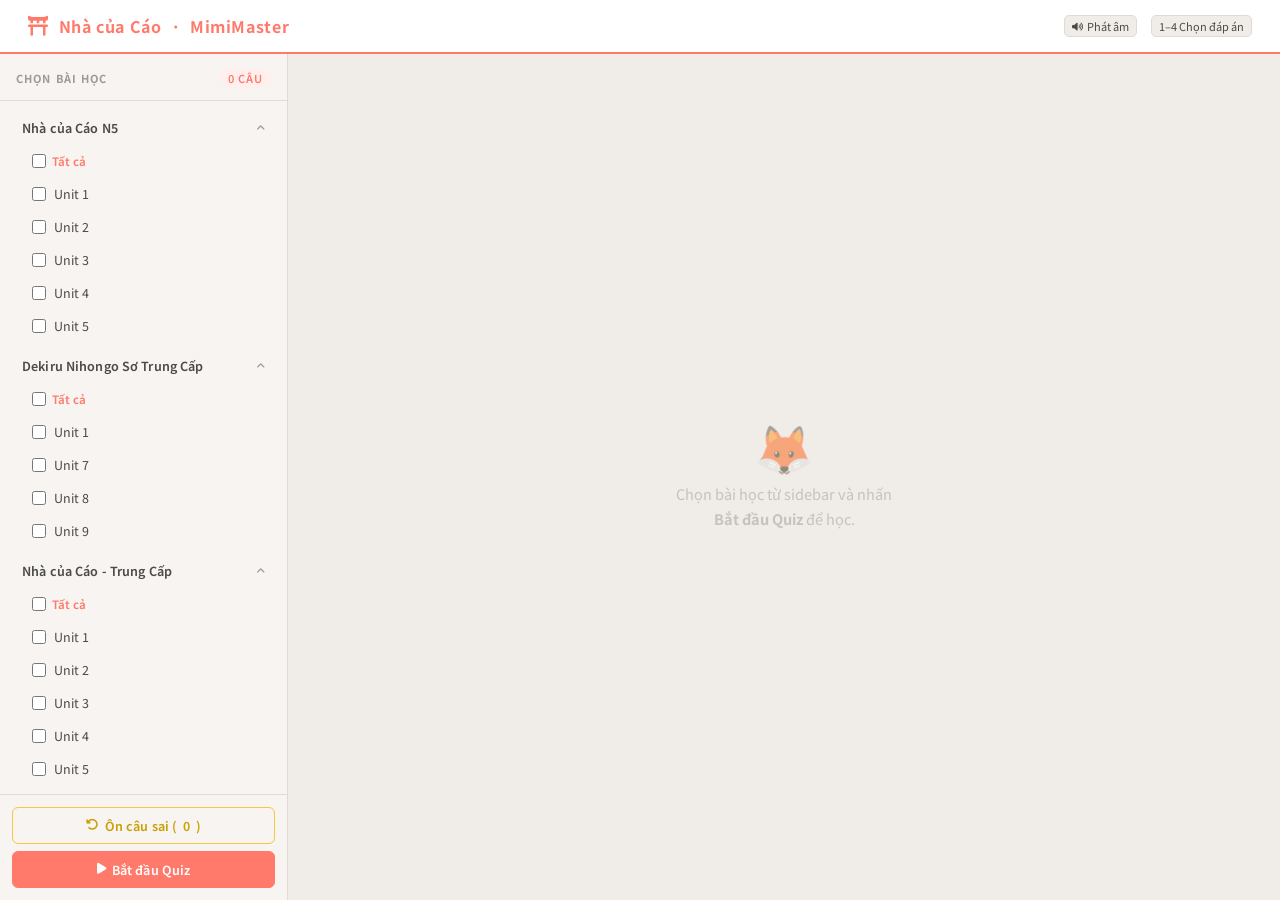
<file: MimiMaster/index.html>
<!DOCTYPE html>
<html lang="vi">
<head>
  <meta charset="UTF-8" />
  <meta name="viewport" content="width=device-width, initial-scale=1.0" />
  <meta name="theme-color" content="#ffffff" />
  <title>MimiMaster  — Nhà của Cáo</title>
  <!-- Font chữ nhật Nhật -->
  <link href="https://fonts.googleapis.com/css2?family=M+PLUS+Rounded+1c:wght@300;400;500;700&family=Noto+Sans+JP:wght@300;400;700&display=swap" rel="stylesheet" />
  <!-- Font Awesome icons -->
  <link rel="stylesheet" href="https://cdnjs.cloudflare.com/ajax/libs/font-awesome/6.5.0/css/all.min.css" />
  <!-- CSS gốc từ flashcard app -->
  <link rel="stylesheet" href="style.css" />
  <!-- CSS bổ sung cho quiz app -->
  <link rel="stylesheet" href="quiz.css" />
</head>
<body>

  <!-- ═══════════════════════════════════════════════════
       HEADER — Thanh tiêu đề trên cùng
  ═══════════════════════════════════════════════════ -->
  <header class="header">
    <div class="header-left">
      <!-- Nút mở sidebar — chỉ hiện trên điện thoại / máy tính bảng -->
      <button class="btn-menu" id="btnMenu" onclick="App.toggleSidebar()" aria-label="Chọn bài học" aria-controls="sidebar" aria-expanded="false">
        <i class="fa-solid fa-bars"></i>
      </button>
      <div class="header-brand">
        <i class="fa-solid fa-torii-gate gate-icon"></i>
        <span class="brand-text">Nhà của Cáo &nbsp;·&nbsp; MimiMaster</span>
      </div>
    </div>
    <div class="header-hint">
      <!-- Điểm số hiển thị trên header -->
      <span id="headerScore" class="header-score" style="display:none">
        <span class="score-correct" id="scoreCorrect">0</span>
        <span style="color:var(--text-muted)">/</span>
        <span class="score-total" id="scoreTotal">0</span>
        <span style="color:var(--text-muted);font-size:10px;margin-left:2px">đúng</span>
      </span>
      <span class="kbd"><i class="fa-solid fa-volume-high" style="font-size:9px"></i> Phát âm</span>
      <span class="kbd">1–4 Chọn đáp án</span>
    </div>
  </header>

  <!-- ═══════════════════════════════════════════════════
       LAYOUT — Sidebar + Main
  ═══════════════════════════════════════════════════ -->
  <div class="layout">

    <!-- ─── SIDEBAR — Cột trái lọc và điều khiển ─────── -->
    <aside class="sidebar" id="sidebar">
      <div class="sidebar-header">
        <span>Chọn bài học</span>
        <div class="sidebar-header-right">
          <!-- Số lượng câu hỏi được lọc -->
          <span id="filteredCount" class="filtered-count">0 câu</span>
          <!-- Nút đóng sidebar — chỉ hiện trên điện thoại -->
          <button class="btn-close-sidebar" onclick="App.closeSidebar()" aria-label="Đóng">
            <i class="fa-solid fa-xmark"></i>
          </button>
        </div>
      </div>

      <!-- Vùng cuộn danh sách unit / giáo trình -->
      <div class="sidebar-scroll" id="sidebarScroll">
        <!-- Được render động bởi JS -->
        <div class="empty-hint" id="sidebarEmptyHint" style="padding:20px 12px;color:var(--text-muted);font-size:12px;text-align:center">
          <i class="fa-solid fa-arrow-up-from-bracket" style="margin-bottom:6px;font-size:18px;display:block"></i>
          Import file TSV để bắt đầu
        </div>
      </div>

      <!-- Nút hành động dưới sidebar -->
      <div class="sidebar-actions">
        <!-- Chế độ ôn câu sai -->
        <button class="btn-sidebar btn-star-mode" id="btnRetryMode" onclick="App.toggleRetryMode()">
          <i class="fa-solid fa-rotate-left"></i>
          Ôn câu sai (<span id="wrongCount">0</span>)
        </button>
        <!-- Bắt đầu quiz -->
        <button class="btn-sidebar btn-import" id="btnStart" onclick="App.startQuiz()" style="background:var(--accent);border-color:var(--accent)">
          <i class="fa-solid fa-play"></i>
          Bắt đầu Quiz
        </button>
      </div>
    </aside>

    <!-- Lớp nền mờ phía sau sidebar (điện thoại) — bấm để đóng -->
    <div class="sidebar-backdrop" id="sidebarBackdrop" onclick="App.closeSidebar()"></div>

    <!-- ─── MAIN — Vùng hiển thị câu hỏi quiz ────────── -->
    <main class="main" id="mainArea">

      <!-- Badge chế độ ôn câu sai -->
      <div class="star-mode-badge" id="retryBadge">
        <i class="fa-solid fa-rotate-left"></i>
        Ôn câu sai
      </div>

      <!-- Trạng thái ban đầu — chưa bắt đầu -->
      <div class="empty-state" id="emptyState">
        <div class="empty-icon">🦊</div>
        <p>Chọn bài học từ sidebar và nhấn<br/><strong>Bắt đầu Quiz</strong> để học.</p>
        <!-- Nút mở danh sách bài học — chỉ hiện trên điện thoại -->
        <button class="btn-open-lessons" onclick="App.openSidebar()">
          <i class="fa-solid fa-list-check"></i> Chọn bài học
        </button>
      </div>

      <!-- Vùng quiz — ẩn ban đầu -->
      <div id="quizArea" style="display:none;width:100%;max-width:680px;display:none;flex-direction:column;align-items:center;gap:0">

        <!-- Thanh tiến trình + số câu -->
        <div class="deck-meta" style="width:100%;max-width:660px;margin-bottom:18px">
          <span class="deck-info-text" id="progressText">0 / 0</span>
          <div class="progress-track" style="flex:1">
            <div class="progress-fill" id="progressFill"></div>
          </div>
          <span class="deck-info-text" id="scoreDisplay" style="text-align:right;min-width:80px">
            ✅ <span id="scoreNum">0</span>/<span id="scoreDen">0</span>
          </span>
        </div>

        <!-- Thẻ câu hỏi — chỉ có nút loa, không hiện chữ Nhật -->
        <div class="quiz-question-card card-enter" id="questionCard">
          <!-- Dải màu đỉnh -->
          <div class="qcard-top-bar"></div>

          <!-- Nội dung giữa card -->
          <div class="qcard-body">
            <p class="qcard-label">Câu tiếng Nhật là gì?</p>

            <!-- Nút phát âm lớn -->
            <button class="speak-big-btn" id="speakBtn" onclick="App.playAudio()" title="Nghe câu tiếng Nhật">
              <i class="fa-solid fa-volume-high" id="speakIcon"></i>
            </button>

            <!-- Số lần còn được nghe -->
            <div class="play-count" id="playCount">
              <span id="playCountNum">3</span> lần nghe còn lại
            </div>
          </div>

          <!-- Số thứ tự câu hỏi -->
          <div class="qcard-number" id="qNumber">#1</div>
        </div>

        <!-- Lưới 4 đáp án -->
        <div class="answers-grid" id="answersGrid">
          <!-- Được render động bởi JS -->
        </div>

        <!-- Nút điều hướng -->
        <div class="controls" style="margin-top:16px;width:100%;max-width:400px">
          <button class="ctrl-btn" onclick="App.prevQuestion()">
            <i class="fa-solid fa-chevron-left"></i> Trước
          </button>
          <button class="ctrl-btn" id="btnNext" onclick="App.nextQuestion()" style="background:var(--accent);color:#fff;border-color:var(--accent)">
            Tiếp <i class="fa-solid fa-chevron-right"></i>
          </button>
        </div>

        <!-- Gợi ý phím tắt -->
        <div class="flip-hint">Nhấn phím <strong>1–4</strong> để chọn đáp án · <strong>Space</strong> để nghe lại</div>
      </div>

    </main>
  </div>

  <!-- ═══════════════════════════════════════════════════
       OVERLAY — Hiệu ứng toàn màn hình đúng/sai
  ═══════════════════════════════════════════════════ -->
  <div class="result-overlay" id="resultOverlay">
    <div class="overlay-emoji" id="overlayEmoji">🎉</div>
    <div class="overlay-text" id="overlayText">Chính xác!</div>
  </div>

  <!-- Toast thông báo -->
  <div class="toast-wrap" id="toastWrap"></div>

  <!-- Script logic quiz -->
  <script src="quiz.js"></script>
</body>
</html>
</file>
<file: BlazeCard/style.css>
/* ══════════════════════════════════════════════════════
   BIẾN CSS — Toàn bộ màu sắc, kích thước dùng biến
   để dễ thay đổi về sau
══════════════════════════════════════════════════════ */
:root {
  /* Màu nhấn chính — san hô ấm */
  --accent:           #ff7a6b;
  --accent-light:     #fff0ee;
  --accent-hover:     #ff5c4a;
  --accent-deep:      #e85d4e;

  /* Nền & bề mặt */
  --bg:               #f0ece8;
  --sidebar-bg:       #f7f4f1;
  --card-bg:          #ffffff;

  /* Chữ */
  --text-main:        #1e1e1e;
  --text-sub:         #4a4a4a;
  --text-muted:       #9e9a96;

  /* Đường viền & bóng đổ */
  --border:           #e0dbd5;
  --shadow-sm:        0 1px 4px rgba(0,0,0,0.07);
  --shadow:           0 4px 16px rgba(0,0,0,0.09);
  --shadow-lg:        0 8px 30px rgba(0,0,0,0.14);

  /* Vàng sao */
  --gold:             #f5c842;
  --gold-light:       #fefae8;
  --gold-deep:        #c9a000;

  /* Màu cho chế độ ôn sao — nền vàng nhẹ */
  --star-bg:          #fdf7e3;
  --star-border:      #f0d98a;

  /* Điểm phát âm */
  --score-great:      #2ecc71;
  --score-ok:         #f39c12;
  --score-poor:       #e74c3c;

  /* Kích thước layout */
  --header-h:         54px;
  --sidebar-w:        288px;
  --radius:           16px;
  --radius-sm:        10px;
  --radius-xs:        6px;

  /* Kích thước flashcard (thay đổi theo màn hình) */
  --card-w:           660px;
  --card-h:           300px;
  --controls-w:       400px;
}

/* ══════════════════════════════════════════════════════
   RESET & BASE
══════════════════════════════════════════════════════ */
*, *::before, *::after {
  box-sizing: border-box;
  margin: 0;
  padding: 0;
}

body {
  background: var(--bg);
  font-family: 'Noto Sans JP', 'M PLUS Rounded 1c', sans-serif;
  color: var(--text-main);
  height: 100vh;
  height: 100dvh;             /* Chiều cao thực trên mobile (bỏ thanh địa chỉ) */
  overflow: hidden;
  display: flex;
  flex-direction: column;
  -webkit-tap-highlight-color: transparent;
}

/* Tránh zoom khi double-tap trên mobile */
button, .flashcard-wrap, .unit-chip, summary {
  touch-action: manipulation;
}

/* ══════════════════════════════════════════════════════
   HEADER — Thanh tiêu đề trên cùng
══════════════════════════════════════════════════════ */
.header {
  height: var(--header-h);
  display: flex;
  align-items: center;
  justify-content: space-between;
  padding: 0 28px;
  background: var(--card-bg);
  border-bottom: 2px solid var(--accent);
  flex-shrink: 0;
  z-index: 30;
}

.header-left {
  display: flex;
  align-items: center;
  gap: 10px;
  min-width: 0;
}

/* Nút mở sidebar — ẩn trên PC */
.menu-btn {
  display: none;
  width: 38px;
  height: 38px;
  border-radius: var(--radius-sm);
  border: 1.5px solid var(--border);
  background: var(--card-bg);
  color: var(--text-sub);
  font-size: 16px;
  cursor: pointer;
  align-items: center;
  justify-content: center;
  flex-shrink: 0;
}

/* Logo & tên ứng dụng */
.header-brand {
  display: flex;
  align-items: center;
  gap: 10px;
  color: var(--accent);
  font-weight: 700;
  font-size: 16px;
  letter-spacing: 0.04em;
  min-width: 0;
}

.header-brand .gate-icon {
  font-size: 20px;
}

.brand-text {
  white-space: nowrap;
  overflow: hidden;
  text-overflow: ellipsis;
}

/* Gợi ý phím tắt bên phải header */
.header-hint {
  font-size: 11.5px;
  color: var(--text-muted);
  display: flex;
  align-items: center;
  gap: 14px;
}

/* Style cho các phím */
.kbd {
  display: inline-flex;
  align-items: center;
  gap: 4px;
  background: var(--bg);
  border: 1px solid var(--border);
  border-radius: 5px;
  padding: 2px 7px;
  font-size: 11px;
  color: var(--text-sub);
  font-family: inherit;
}

.kbd-icon {
  font-size: 9px;
}

/* ══════════════════════════════════════════════════════
   LAYOUT — Sidebar + Main nằm ngang
══════════════════════════════════════════════════════ */
.layout {
  flex: 1;
  display: flex;
  overflow: hidden;
  position: relative;
  min-height: 0;
}

/* ══════════════════════════════════════════════════════
   SIDEBAR — Cột trái chọn bài học
══════════════════════════════════════════════════════ */
.sidebar {
  width: var(--sidebar-w);
  background: var(--sidebar-bg);
  border-right: 1px solid var(--border);
  display: flex;
  flex-direction: column;
  overflow: hidden;
  flex-shrink: 0;
}

/* Lớp phủ — chỉ dùng trên mobile */
.sidebar-backdrop {
  display: none;
}

/* Tiêu đề sidebar */
.sidebar-header {
  padding: 14px 16px 12px;
  font-size: 11px;
  font-weight: 700;
  letter-spacing: 0.10em;
  text-transform: uppercase;
  color: var(--text-muted);
  border-bottom: 1px solid var(--border);
  display: flex;
  align-items: center;
  justify-content: space-between;
  flex-shrink: 0;
  background: var(--sidebar-bg);
}

.sidebar-header-right {
  display: flex;
  align-items: center;
  gap: 10px;
}

.selected-count {
  font-size: 11px;
  font-weight: 600;
  color: var(--accent);
}

/* Nút đóng sidebar — ẩn trên PC */
.sidebar-close {
  display: none;
  background: none;
  border: none;
  color: var(--text-muted);
  font-size: 18px;
  width: 32px;
  height: 32px;
  border-radius: 50%;
  cursor: pointer;
  align-items: center;
  justify-content: center;
}

.sidebar-close:hover {
  background: var(--bg);
  color: var(--text-main);
}

/* Vùng cuộn danh sách bài học */
.sidebar-scroll {
  flex: 1;
  overflow-y: auto;
  padding: 10px 12px;
  -webkit-overflow-scrolling: touch;
}

.sidebar-scroll::-webkit-scrollbar { width: 4px; }
.sidebar-scroll::-webkit-scrollbar-thumb {
  background: var(--border);
  border-radius: 4px;
}

/* Vùng nút bên dưới sidebar */
.sidebar-actions {
  padding: 12px;
  border-top: 1px solid var(--border);
  display: flex;
  flex-direction: column;
  gap: 7px;
  flex-shrink: 0;
  background: var(--sidebar-bg);
}

/* Hàng Import & Export */
.btn-row {
  display: flex;
  gap: 7px;
}

.btn-row .btn-sidebar {
  flex: 1;
}

/* ── Nhóm sách (details/summary) ────────────────────── */
.book-group {
  margin-bottom: 6px;
}

.book-group summary {
  list-style: none;
  cursor: pointer;
  user-select: none;
  display: flex;
  align-items: center;
  justify-content: space-between;
  padding: 7px 10px;
  border-radius: var(--radius-xs);
  font-weight: 600;
  font-size: 12.5px;
  color: var(--text-sub);
  transition: background 0.15s, color 0.15s;
  letter-spacing: 0.01em;
}

.book-group summary:hover {
  background: var(--accent-light);
  color: var(--accent);
}

/* Ẩn mũi tên mặc định của browser */
.book-group summary::-webkit-details-marker { display: none; }

/* Thêm mũi tên custom — xoay khi mở */
.book-group summary::after {
  content: '\f107';
  font-family: 'Font Awesome 6 Free';
  font-weight: 900;
  font-size: 10px;
  transition: transform 0.2s;
  color: var(--text-muted);
}

.book-group[open] summary::after {
  transform: rotate(180deg);
}

/* Danh sách unit bên trong mỗi sách */
.units-list {
  padding: 4px 2px 2px 10px;
  display: flex;
  flex-direction: column;
  gap: 2px;
}

/* Chip mỗi unit */
.unit-chip {
  display: flex;
  align-items: center;
  gap: 8px;
  padding: 6px 10px;
  border-radius: var(--radius-xs);
  font-size: 12.5px;
  color: var(--text-sub);
  cursor: pointer;
  transition: background 0.15s, color 0.15s;
  user-select: none;
}

.unit-chip:hover {
  background: var(--accent-light);
  color: var(--accent);
}

/* Checkbox trong chip */
.unit-chip input[type="checkbox"] {
  accent-color: var(--accent);
  width: 14px;
  height: 14px;
  flex-shrink: 0;
  cursor: pointer;
}

/* Số thẻ bên phải chip */
.unit-count {
  margin-left: auto;
  font-size: 11px;
  color: var(--text-muted);
}

/* Chip đã được chọn */
.unit-chip.checked {
  background: var(--accent-light);
  color: var(--accent);
  font-weight: 600;
}

/* ── Nút sidebar chung ───────────────────────────────── */
.btn-sidebar {
  width: 100%;
  padding: 8px 12px;
  border-radius: var(--radius-xs);
  font-size: 12.5px;
  font-family: inherit;
  font-weight: 600;
  cursor: pointer;
  border: 1.5px solid transparent;
  transition: all 0.17s ease;
  display: flex;
  align-items: center;
  justify-content: center;
  gap: 6px;
  letter-spacing: 0.01em;
}

/* Nút chế độ ôn sao */
.btn-star-mode {
  background: transparent;
  border-color: var(--gold);
  color: var(--gold-deep);
}

.btn-star-mode:hover {
  background: var(--gold-light);
}

.btn-star-mode.active {
  background: var(--gold);
  border-color: var(--gold);
  color: #4a3000;
  box-shadow: 0 2px 8px rgba(245,200,66,0.35);
}

/* Nút tải lại */
.btn-reload {
  background: transparent;
  border-color: var(--border);
  color: var(--text-sub);
}

.btn-reload:hover {
  background: var(--bg);
  border-color: #c0bbb5;
}

/* Nút Import */
.btn-import {
  background: var(--text-main);
  border-color: var(--text-main);
  color: #fff;
}

.btn-import:hover {
  background: #333;
  border-color: #333;
}

/* Nút Export */
.btn-export {
  background: transparent;
  border-color: var(--accent);
  color: var(--accent);
}

.btn-export:hover {
  background: var(--accent-light);
}

/* ══════════════════════════════════════════════════════
   MAIN — Vùng chính hiển thị flashcard
══════════════════════════════════════════════════════ */
.main {
  flex: 1;
  min-width: 0;
  display: flex;
  flex-direction: column;
  align-items: center;
  justify-content: center;
  padding: 28px 24px;
  overflow: hidden;
  transition: background 0.4s ease;
  position: relative;
}

/* Chế độ ôn sao — đổi màu nền để phân biệt */
.main.star-mode {
  background: var(--star-bg);
}

/* Dải viền vàng nhẹ bên trái main khi ôn sao */
.main.star-mode::before {
  content: '';
  position: absolute;
  top: 0;
  left: 0;
  bottom: 0;
  width: 3px;
  background: linear-gradient(180deg, var(--gold), transparent);
  opacity: 0.7;
}

/* Badge hiển thị khi đang ôn sao */
.star-mode-badge {
  position: absolute;
  top: 14px;
  right: 20px;
  display: none;
  align-items: center;
  gap: 6px;
  background: var(--gold);
  color: #4a3000;
  font-size: 11px;
  font-weight: 700;
  padding: 4px 10px;
  border-radius: 20px;
  letter-spacing: 0.04em;
  text-transform: uppercase;
  box-shadow: 0 2px 6px rgba(245,200,66,0.4);
}

.badge-icon {
  font-size: 9px;
}

.main.star-mode .star-mode-badge {
  display: flex;
}

/* ══════════════════════════════════════════════════════
   EMPTY STATE — Trạng thái chưa chọn bài
══════════════════════════════════════════════════════ */
.empty-state {
  display: flex;
  flex-direction: column;
  align-items: center;
  gap: 12px;
  opacity: 0.5;
  pointer-events: none;
}

.empty-state .empty-icon {
  font-size: 48px;
  line-height: 1;
}

.empty-state p {
  font-size: 14.5px;
  color: var(--text-muted);
  text-align: center;
  max-width: 240px;
  line-height: 1.7;
}

/* ══════════════════════════════════════════════════════
   CARD AREA — Khối chứa flashcard + điều hướng
   (display do JS điều khiển: none / flex)
══════════════════════════════════════════════════════ */
.card-area {
  flex-direction: column;
  align-items: center;
  width: 100%;
}

/* ══════════════════════════════════════════════════════
   FLASHCARD — Thẻ học lật 3D
══════════════════════════════════════════════════════ */
.flashcard-wrap {
  perspective: 1200px;
  width: min(var(--card-w), 100%);
  height: var(--card-h);
  cursor: pointer;
}

/* Phần chứa 2 mặt — xoay khi lật */
.card-inner {
  position: relative;
  width: 100%;
  height: 100%;
  transform-style: preserve-3d;
  transition: transform 0.55s cubic-bezier(0.45, 0.05, 0.55, 0.95);
}

/* Trạng thái đã lật */
.flashcard-wrap.flipped .card-inner {
  transform: rotateY(180deg);
}

/* Mặt chung của thẻ */
.card-face {
  position: absolute;
  inset: 0;
  backface-visibility: hidden;
  -webkit-backface-visibility: hidden;
  border-radius: var(--radius);
  background: var(--card-bg);
  box-shadow: var(--shadow), 0 1px 3px rgba(0,0,0,0.05);
  display: flex;
  flex-direction: column;
  align-items: center;
  justify-content: center;
  gap: 6px;
  overflow: hidden;
}

/* Mặt trước — gradient nhẹ ấm */
.card-front {
  background: linear-gradient(160deg, #ffffff 0%, #fff8f6 100%);
}

/* Dải màu nhấn ở đỉnh thẻ trước */
.card-face.card-front::before {
  content: '';
  position: absolute;
  top: 0; left: 0; right: 0;
  height: 3px;
  background: linear-gradient(90deg, var(--accent), #ffb36b);
  border-radius: var(--radius) var(--radius) 0 0;
}

/* Chữ 表/裏 trang trí góc thẻ */
.card-face.card-front::after {
  content: '表';
  position: absolute;
  bottom: 12px;
  right: 16px;
  font-size: 10px;
  color: var(--accent);
  opacity: 0.25;
  font-weight: 700;
  letter-spacing: 0.05em;
}

/* Mặt sau — gradient xanh nhẹ */
.card-back {
  background: linear-gradient(160deg, #ffffff 0%, #f4f7ff 100%);
  transform: rotateY(180deg);
  padding: 28px 44px;
  text-align: center;
  gap: 0;
  overflow-y: auto;           /* Ví dụ dài vẫn xem được */
}

.card-face.card-back::after {
  content: '裏';
  position: absolute;
  bottom: 12px;
  right: 16px;
  font-size: 10px;
  color: #7090d0;
  opacity: 0.25;
  font-weight: 700;
}

/* ── Nội dung thẻ trước ──────────────────────────────── */
.card-kanji {
  font-family: 'Noto Sans JP', sans-serif;
  font-size: 26px;
  color: var(--text-muted);
  font-weight: 400;
  min-height: 34px;
  line-height: 1.2;
  text-align: center;
  padding: 0 12px;
}

/* Chữ đọc (Hiragana/Katakana) — lớn, màu nhấn */
.card-reading {
  font-family: 'Noto Sans JP', sans-serif;
  font-size: 56px;
  font-weight: 700;
  color: var(--accent);
  line-height: 1.1;
  letter-spacing: -0.01em;
  text-align: center;
  padding: 0 12px;
  overflow-wrap: anywhere;
}

/* Hiệu ứng đang phát âm — nhảy nhẹ */
.card-reading.speaking {
  animation: speakPulse 0.4s ease-in-out infinite;
}

@keyframes speakPulse {
  0%   { transform: scale(1); }
  50%  { transform: scale(1.07); }
  100% { transform: scale(1); }
}

/* ── Nội dung thẻ sau ────────────────────────────────── */
.card-meaning {
  font-size: 25px;
  font-weight: 700;
  color: var(--text-main);
  margin-bottom: 10px;
}

.card-divider {
  width: 36px;
  height: 2px;
  background: linear-gradient(90deg, var(--accent), transparent);
  border-radius: 2px;
  margin: 4px auto 14px;
  flex-shrink: 0;
}

.card-example {
  font-size: 21.5px;
  color: var(--text-sub);
  line-height: 1.8;
  font-family: 'Noto Sans JP', sans-serif;
  font-weight: 300;
  max-width: 480px;
}

/* ── Nút phát âm (loa) — giữa đáy thẻ trước ─────────── */
.speak-btn {
  position: absolute;
  bottom: 16px;
  left: 50%;
  transform: translateX(-50%);
  width: 40px;
  height: 40px;
  border-radius: 50%;
  border: none;
  background: rgba(255,255,255,0.95);
  box-shadow: var(--shadow-sm), 0 0 0 1px rgba(0,0,0,0.06);
  cursor: pointer;
  font-size: 15px;
  color: var(--accent);
  display: flex;
  align-items: center;
  justify-content: center;
  transition: box-shadow 0.15s, transform 0.15s;
}

.speak-btn:hover {
  box-shadow: var(--shadow);
  transform: translateX(-50%) scale(1.08);
}

.speak-btn:active {
  transform: translateX(-50%) scale(0.95);
}

/* ── Nút mic kiểm tra phát âm — góc phải đáy thẻ ────── */
.mic-btn {
  position: absolute;
  bottom: 16px;
  right: 16px;
  width: 40px;
  height: 40px;
  border-radius: 50%;
  border: none;
  background: rgba(255,255,255,0.95);
  box-shadow: var(--shadow-sm), 0 0 0 1px rgba(0,0,0,0.06);
  cursor: pointer;
  font-size: 15px;
  color: #4b8cff;
  display: flex;
  align-items: center;
  justify-content: center;
  transition: box-shadow 0.15s, transform 0.15s, background 0.2s, color 0.2s;
}

.mic-btn:hover {
  box-shadow: var(--shadow);
  transform: scale(1.08);
}

.mic-btn:active {
  transform: scale(0.95);
}

/* Trạng thái đang ghi âm — đỏ + vòng nhấp nháy */
.mic-btn.recording {
  background: #e74c3c;
  color: #fff;
  border: none;
  box-shadow: 0 0 0 0 rgba(231, 76, 60, 0.5);
  animation: recordPulse 1s ease infinite;
}

/* Hiệu ứng vòng sóng khi đang ghi âm */
@keyframes recordPulse {
  0%   { box-shadow: 0 0 0 0 rgba(231, 76, 60, 0.5); }
  70%  { box-shadow: 0 0 0 10px rgba(231, 76, 60, 0); }
  100% { box-shadow: 0 0 0 0 rgba(231, 76, 60, 0); }
}

/* ══════════════════════════════════════════════════════
   BẢNG KẾT QUẢ PHÁT ÂM — Popup hiện sau khi ghi âm
   Hiện ngay trên thẻ, không dùng toast
══════════════════════════════════════════════════════ */
.pronun-result {
  position: absolute;
  bottom: 0;
  left: 0;
  right: 0;
  border-radius: 0 0 var(--radius) var(--radius);
  padding: 14px 20px 18px;
  display: none;
  flex-direction: column;
  gap: 8px;
  backdrop-filter: blur(12px);
  background: rgba(255,255,255,0.92);
  border-top: 1px solid rgba(0,0,0,0.07);
  z-index: 5;
  animation: slideUp 0.25s ease;
}

@keyframes slideUp {
  from { opacity: 0; transform: translateY(12px); }
  to   { opacity: 1; transform: translateY(0); }
}

/* Hiển thị kết quả */
.pronun-result.visible {
  display: flex;
}

/* Hàng đầu: điểm số lớn + label */
.pronun-score-row {
  display: flex;
  align-items: center;
  justify-content: space-between;
}

/* Chú thích "Độ chính xác" */
.pronun-score-caption {
  font-size: 10.5px;
  color: var(--text-muted);
  margin-bottom: 2px;
  letter-spacing: 0.04em;
  text-transform: uppercase;
}

/* Số điểm phần trăm — lớn, đậm, đổi màu theo mức */
.pronun-score-num {
  font-size: 28px;
  font-weight: 700;
  line-height: 1;
  transition: color 0.3s;
}

.pronun-score-num.great { color: var(--score-great); }
.pronun-score-num.ok    { color: var(--score-ok); }
.pronun-score-num.poor  { color: var(--score-poor); }

/* Nhãn mô tả bên cạnh điểm */
.pronun-score-label {
  font-size: 12px;
  font-weight: 600;
  padding: 3px 9px;
  border-radius: 20px;
  letter-spacing: 0.04em;
}

.pronun-score-label.great { background: #d4f7e5; color: #1a7a45; }
.pronun-score-label.ok    { background: #fef3db; color: #9a6200; }
.pronun-score-label.poor  { background: #fde4e1; color: #8c1a12; }

/* Thanh tiến trình điểm số */
.pronun-bar-track {
  height: 6px;
  background: var(--border);
  border-radius: 10px;
  overflow: hidden;
}

.pronun-bar-fill {
  height: 100%;
  border-radius: 10px;
  transition: width 0.5s cubic-bezier(0.34, 1.56, 0.64, 1), background 0.3s;
  width: 0%;
}

.pronun-bar-fill.great { background: linear-gradient(90deg, #2ecc71, #00b894); }
.pronun-bar-fill.ok    { background: linear-gradient(90deg, #f39c12, #f1c40f); }
.pronun-bar-fill.poor  { background: linear-gradient(90deg, #e74c3c, #e17055); }

/* Dòng chữ "Bạn nói: ..." */
.pronun-spoken-row {
  display: flex;
  align-items: center;
  gap: 6px;
  font-size: 12px;
  color: var(--text-muted);
  min-width: 0;
}

.pronun-spoken-icon {
  font-size: 10px;
  color: var(--text-muted);
}

.pronun-spoken-text {
  font-weight: 600;
  color: var(--text-sub);
  font-family: 'Noto Sans JP', sans-serif;
  overflow: hidden;
  text-overflow: ellipsis;
  white-space: nowrap;
}

/* Nút đóng kết quả */
.pronun-close {
  position: absolute;
  top: 10px;
  right: 12px;
  background: none;
  border: none;
  cursor: pointer;
  font-size: 12px;
  color: var(--text-muted);
  padding: 2px;
  line-height: 1;
  transition: color 0.15s;
}

.pronun-close:hover { color: var(--text-main); }

/* ── Overlay "Đang ghi âm..." trên thẻ ──────────────── */
.recording-overlay {
  position: absolute;
  inset: 0;
  border-radius: var(--radius);
  background: rgba(231, 76, 60, 0.06);
  display: none;
  align-items: stretch;
  justify-content: center;
  z-index: 4;
  pointer-events: none;
  padding: 40px;
}

.recording-overlay.visible {
  display: flex;
}

/* Vòng sóng âm thanh khi ghi âm */
.recording-wave {
  display: flex;
  align-items: flex-end;
  justify-content: center;
  gap: 10px;
  width: 100%;
  height: 100%;
}

.recording-wave span {
  width: 14px;
  border-radius: 8px;
  background: #e74c3c;
  animation: waveBar 0.7s ease-in-out infinite;
}

.recording-wave span:nth-child(1) { height: 40%; }
.recording-wave span:nth-child(2) { height: 65%; }
.recording-wave span:nth-child(3) { height: 90%; }
.recording-wave span:nth-child(4) { height: 65%; }
.recording-wave span:nth-child(5) { height: 40%; }

@keyframes waveBar {
  0%, 100% { transform: scaleY(0.4); opacity: 0.6; }
  50%       { transform: scaleY(1);   opacity: 1; }
}

.recording-label {
  font-size: 12.5px;
  font-weight: 600;
  color: #e74c3c;
  letter-spacing: 0.05em;
}

/* ══════════════════════════════════════════════════════
   DECK META — Thanh tiến trình + số thẻ
══════════════════════════════════════════════════════ */
.deck-meta {
  margin-top: 16px;
  display: flex;
  align-items: center;
  gap: 14px;
  width: min(var(--card-w), 100%);
}

.deck-info-text {
  font-size: 12.5px;
  color: var(--text-muted);
  min-width: 72px;
  font-variant-numeric: tabular-nums;
}

.progress-track {
  flex: 1;
  height: 4px;
  background: var(--border);
  border-radius: 10px;
  overflow: hidden;
}

.progress-fill {
  height: 100%;
  background: linear-gradient(90deg, var(--accent), #ffb36b);
  border-radius: 10px;
  transition: width 0.4s ease;
  width: 0%;
}

/* ══════════════════════════════════════════════════════
   CONTROLS — Nút điều hướng bên dưới thẻ
══════════════════════════════════════════════════════ */
.controls {
  margin-top: 18px;
  width: min(var(--controls-w), 100%);
  display: flex;
  align-items: center;
  justify-content: space-between;
  gap: 12px;
}

/* Nút Trước / Tiếp */
.ctrl-btn {
  background: var(--card-bg);
  border: 1.5px solid var(--border);
  border-radius: var(--radius-sm);
  padding: 9px 20px;
  font-size: 13px;
  font-weight: 600;
  font-family: inherit;
  color: var(--text-sub);
  cursor: pointer;
  display: flex;
  align-items: center;
  justify-content: center;
  gap: 7px;
  transition: all 0.17s ease;
  box-shadow: var(--shadow-sm);
}

.ctrl-btn:hover {
  border-color: var(--accent);
  color: var(--accent);
  background: var(--accent-light);
  transform: translateY(-1px);
  box-shadow: var(--shadow);
}

.ctrl-btn:active {
  transform: translateY(0);
}

/* Nút sao tròn giữa */
.star-btn {
  width: 50px;
  height: 50px;
  border-radius: 50%;
  background: var(--card-bg);
  border: 2px solid var(--border);
  display: flex;
  align-items: center;
  justify-content: center;
  cursor: pointer;
  font-size: 20px;
  color: var(--text-muted);
  transition: all 0.22s cubic-bezier(0.34, 1.56, 0.64, 1);
  box-shadow: var(--shadow-sm);
  flex-shrink: 0;
}

.star-btn:hover {
  border-color: var(--gold);
  color: var(--gold);
  transform: scale(1.12);
}

/* Trạng thái đã gắn sao */
.star-btn.starred {
  background: var(--gold-light);
  border-color: var(--gold);
  color: var(--gold);
  box-shadow: 0 2px 10px rgba(245,200,66,0.35);
}

.star-btn.starred i {
  animation: starPop 0.3s cubic-bezier(0.34, 1.56, 0.64, 1);
}

@keyframes starPop {
  0%   { transform: scale(0.5) rotate(-15deg); }
  100% { transform: scale(1) rotate(0deg); }
}

/* ══════════════════════════════════════════════════════
   FLIP HINT — Gợi ý cách lật thẻ
══════════════════════════════════════════════════════ */
.flip-hint {
  font-size: 11px;
  color: var(--text-muted);
  margin-top: 10px;
  opacity: 0.65;
  letter-spacing: 0.01em;
  text-align: center;
}

.hint-kbd {
  font-family: inherit;
  font-size: inherit;
}

/* Mặc định hiện gợi ý bàn phím, ẩn gợi ý cảm ứng */
.hint-touch { display: none; }

/* Thiết bị cảm ứng (không có chuột) */
@media (hover: none) and (pointer: coarse) {
  .hint-desktop { display: none; }
  .hint-touch   { display: inline; }
}

/* ══════════════════════════════════════════════════════
   SCROLLBAR — Dọn dẹp scrollbar toàn trang
══════════════════════════════════════════════════════ */
* {
  scrollbar-width: thin;
  scrollbar-color: var(--border) transparent;
}

/* ══════════════════════════════════════════════════════
   HIỆU ỨNG VÀO — Animation khi thẻ xuất hiện
══════════════════════════════════════════════════════ */
.card-enter {
  animation: cardIn 0.28s ease;
}

@keyframes cardIn {
  from { opacity: 0; transform: translateY(10px); }
  to   { opacity: 1; transform: translateY(0); }
}

/* ══════════════════════════════════════════════════════
   TOAST — Thông báo nổi ở đáy màn hình
══════════════════════════════════════════════════════ */
.toast-wrap {
  position: fixed;
  bottom: 22px;
  bottom: calc(22px + env(safe-area-inset-bottom));
  left: 50%;
  transform: translateX(-50%);
  z-index: 9999;
  pointer-events: none;
  max-width: calc(100vw - 32px);
}

.toast-msg {
  background: rgba(20,20,20,0.9);
  color: #fff;
  padding: 10px 18px;
  border-radius: 24px;
  font-size: 13px;
  font-weight: 500;
  font-family: inherit;
  white-space: nowrap;
  backdrop-filter: blur(8px);
  animation: toastIn 0.28s ease, toastOut 0.3s ease 2.2s forwards;
  pointer-events: none;
  box-shadow: 0 4px 16px rgba(0,0,0,0.2);
}

@keyframes toastIn {
  from { opacity: 0; transform: translateY(8px); }
  to   { opacity: 1; transform: translateY(0); }
}

@keyframes toastOut {
  from { opacity: 1; }
  to   { opacity: 0; }
}

/* ══════════════════════════════════════════════════════
   RESPONSIVE
══════════════════════════════════════════════════════ */

/* ── Tablet / laptop nhỏ ─────────────────────────────── */
@media (max-width: 1100px) {
  :root {
    --sidebar-w: 248px;
  }

  .header-hint {
    gap: 10px;
    font-size: 11px;
  }
}

/* ── Tablet dọc & smartphone: sidebar thành drawer ──── */
@media (max-width: 768px) {
  :root {
    --header-h:   52px;
    --card-h:     clamp(240px, 46vh, 340px);
    --controls-w: 100%;
  }

  .header {
    padding: 0 12px;
    padding-left:  max(12px, env(safe-area-inset-left));
    padding-right: max(12px, env(safe-area-inset-right));
  }

  .menu-btn {
    display: inline-flex;
  }

  /* Ẩn gợi ý phím tắt trên màn hình nhỏ */
  .header-hint {
    display: none;
  }

  .header-brand {
    font-size: 15px;
    gap: 8px;
  }

  .header-brand .gate-icon {
    font-size: 18px;
  }

  /* Sidebar trượt từ trái */
  .sidebar {
    position: fixed;
    top: var(--header-h);
    left: 0;
    bottom: 0;
    width: min(320px, 85vw);
    z-index: 25;
    transform: translateX(-100%);
    transition: transform 0.25s ease;
    box-shadow: var(--shadow-lg);
    padding-bottom: env(safe-area-inset-bottom);
  }

  body.sidebar-open .sidebar {
    transform: translateX(0);
  }

  .sidebar-backdrop {
    display: block;
    position: fixed;
    top: var(--header-h);
    left: 0;
    right: 0;
    bottom: 0;
    background: rgba(0,0,0,0.35);
    z-index: 20;
    opacity: 0;
    pointer-events: none;
    transition: opacity 0.25s ease;
  }

  body.sidebar-open .sidebar-backdrop {
    opacity: 1;
    pointer-events: auto;
  }

  .sidebar-close {
    display: inline-flex;
  }

  /* Vùng chạm lớn hơn cho ngón tay */
  .book-group summary {
    padding: 11px 10px;
    font-size: 14px;
  }

  .unit-chip {
    padding: 10px 10px;
    font-size: 14px;
  }

  .unit-chip input[type="checkbox"] {
    width: 18px;
    height: 18px;
  }

  .btn-sidebar {
    padding: 11px 12px;
    font-size: 13.5px;
  }

  /* Main cuộn được nếu màn hình thấp */
  .main {
    padding: 20px 14px;
    padding-left:  max(14px, env(safe-area-inset-left));
    padding-right: max(14px, env(safe-area-inset-right));
    padding-bottom: max(20px, env(safe-area-inset-bottom));
    overflow-y: auto;
    justify-content: safe center;
  }

  .star-mode-badge {
    top: 8px;
    right: 12px;
    font-size: 10px;
    padding: 3px 9px;
  }

  .main.star-mode .card-area {
    margin-top: 18px;
  }

  /* Nội dung thẻ */
  .card-kanji {
    font-size: 22px;
    min-height: 28px;
  }

  .card-reading {
    font-size: clamp(32px, 10vw, 48px);
  }

  .card-back {
    padding: 22px 20px;
  }

  .card-meaning {
    font-size: 20px;
  }

  .card-example {
    font-size: 16.5px;
    line-height: 1.7;
  }

  .speak-btn,
  .mic-btn {
    width: 44px;
    height: 44px;
    font-size: 16px;
    bottom: 12px;
  }

  .mic-btn {
    right: 12px;
  }

  .pronun-result {
    padding: 12px 16px 14px;
  }

  .pronun-score-num {
    font-size: 24px;
  }

  .recording-overlay {
    padding: 28px;
  }

  /* Điều hướng: nút giãn đều toàn chiều rộng */
  .ctrl-btn {
    flex: 1;
    padding: 12px 14px;
    font-size: 14px;
  }

  .star-btn {
    width: 52px;
    height: 52px;
  }

  .toast-msg {
    white-space: normal;
    text-align: center;
  }
}

/* ── Smartphone nhỏ ─────────────────────────────────── */
@media (max-width: 380px) {
  .brand-sep,
  .brand-text {
    font-size: 14px;
  }

  .card-back {
    padding: 18px 14px;
  }

  .card-example {
    font-size: 15px;
  }

  .ctrl-btn {
    padding: 11px 10px;
  }
}

/* ── Smartphone xoay ngang (chiều cao thấp) ──────────── */
@media (max-height: 500px) and (orientation: landscape) {
  :root {
    --card-h: clamp(170px, 58vh, 260px);
  }

  .main {
    padding-top: 10px;
    padding-bottom: 10px;
    overflow-y: auto;
    justify-content: safe center;
  }

  .card-reading {
    font-size: 36px;
  }

  .card-kanji {
    font-size: 18px;
    min-height: 22px;
  }

  .deck-meta {
    margin-top: 8px;
  }

  .controls {
    margin-top: 8px;
  }

  .ctrl-btn {
    padding: 7px 14px;
  }

  .star-btn {
    width: 42px;
    height: 42px;
    font-size: 17px;
  }

  .flip-hint {
    display: none;
  }
}
</file>
<file: DeepListen/style.css>
/* =====================================================
   ./style.css — Giao diện ứng dụng Luyện Nghe Tiếng Nhật
   Phong cách: Minimalist hiện đại, accent Coral
   ===================================================== */

/* ─── BIẾN THIẾT KẾ ─────────────────────────────────── */
:root {
  --coral:        #ff7a6b;        /* Màu chủ đạo Cam san hô */
  --coral-dark:   #ff5c4a;        /* Coral đậm hơn khi hover */
  --coral-light:  #fff0ee;        /* Coral cực nhạt làm nền nhấn */
  --coral-muted:  rgba(255,127,102,.15);

  --bg:           #f0ece8;        /* Nền trang tổng thể */
  --surface:      #f7f4f1;        /* Nền card / sidebar */
  --card-bg:      #ffffff;
  --border:       #e0dbd5;        /* Đường kẻ nhẹ */
  --shadow-sm:    0 1px 4px rgba(0,0,0,.06), 0 4px 16px rgba(0,0,0,.05);
  --shadow-md:    0 2px 8px rgba(0,0,0,.07), 0 8px 32px rgba(0,0,0,.07);

  --text-primary:   #1e1e1e;
  --text-secondary: #4a4a4a;
  --text-muted:     #9e9a96;

  --sidebar-w:    288px;          /* Chiều rộng cố định của sidebar */
  --header-h:     54px;

  --radius-sm:    6px;
  --radius-md:    10px;
  --radius-lg:    16px;

  --font-ui:      'Noto Sans JP', 'M PLUS Rounded 1c', sans-serif;
  --font-jp:      'Noto Sans JP', 'M PLUS Rounded 1c', sans-serif;

  --transition:   .18s cubic-bezier(.4,0,.2,1);
}

/* ─── RESET & BASE ──────────────────────────────────── */
*, *::before, *::after { box-sizing: border-box; margin: 0; padding: 0; }

html { font-size: 16px; -webkit-font-smoothing: antialiased; }

body {
  font-family: var(--font-ui);
  background: var(--bg);
  color: var(--text-primary);
  min-height: 100vh;
  display: flex;
  flex-direction: column;
}

/* ─── HEADER ────────────────────────────────────────── */
.app-header {
  height: var(--header-h);
  display: flex;
  align-items: center;
  justify-content: space-between;
  padding: 0 28px;
  background: var(--card-bg);
  border-bottom: 2px solid var(--coral);
  flex-shrink: 0;
  z-index: 10;
}

.header-inner {
  max-width: 100%;
  height: 100%;
  display: flex;
  align-items: center;
  justify-content: space-between;
  padding: 0 28px;
}

/* Logo + tên */
.header-brand {
  display: flex;
  align-items: center;
  gap: 10px;
  color: var(--coral);
  font-weight: 700;
  font-size: 16px;
  letter-spacing: 0.04em;
}

.header-brand .gate-icon {
  font-size: 20px;
}

/* ─── CÔNG TẮC CHẾ ĐỘ ──────────────────────────────── */
.mode-switcher {
  display: flex;
  align-items: center;
  gap: 10px;
  background: var(--bg);
  padding: 6px 14px;
  border-radius: 99px;
  border: 1px solid var(--border);
}

.mode-label {
  font-size: .8rem;
  font-weight: 500;
  color: var(--text-muted);
  transition: color var(--transition);
  user-select: none;
  cursor: default;
}

#label-practice { color: var(--coral); }
body.exam-mode #label-practice { color: var(--text-muted); }
body.exam-mode #label-exam     { color: var(--coral); }

/* Toggle switch kiểu iOS */
.toggle-switch { position: relative; cursor: pointer; }
.toggle-switch input { opacity: 0; width: 0; height: 0; position: absolute; }

.toggle-track {
  display: block;
  width: 40px;
  height: 22px;
  border-radius: 99px;
  background: var(--border);
  position: relative;
  transition: background var(--transition);
}

.toggle-thumb {
  position: absolute;
  top: 3px;
  left: 3px;
  width: 16px;
  height: 16px;
  border-radius: 50%;
  background: var(--surface);
  box-shadow: 0 1px 4px rgba(0,0,0,.2);
  transition: transform var(--transition), background var(--transition);
}

.toggle-switch input:checked ~ .toggle-track {
  background: var(--coral);
}
.toggle-switch input:checked ~ .toggle-track .toggle-thumb {
  transform: translateX(18px);
}

/* ─── BỐ CỤC CHÍNH ──────────────────────────────────── */
.app-layout {
  display: flex;
  flex: 1;
  height: calc(100vh - var(--header-h));
  max-height: calc(100vh - var(--header-h));
  overflow: hidden;
}

/* ─── SIDEBAR ───────────────────────────────────────── */
.sidebar {
  width: var(--sidebar-w);
  flex-shrink: 0;
  background: var(--surface);
  border-right: 1px solid var(--border);
  overflow-y: auto;
  padding: 20px 0;
  scrollbar-width: thin;
  scrollbar-color: var(--border) transparent;
}

.sidebar::-webkit-scrollbar { width: 4px; }
.sidebar::-webkit-scrollbar-thumb { background: var(--border); border-radius: 4px; }

/* ── Skeleton loading ── */
.sidebar-loading { padding: 12px 20px; }

.skeleton-group { margin-bottom: 24px; }

.skeleton {
  background: linear-gradient(90deg, #efefef 25%, #fafafa 50%, #efefef 75%);
  background-size: 200% 100%;
  animation: shimmer 1.4s infinite;
  border-radius: 4px;
}

@keyframes shimmer {
  0%   { background-position: 200% 0; }
  100% { background-position: -200% 0; }
}

.skeleton-label { height: 10px; width: 60%; margin-bottom: 10px; }
.skeleton-item  { height: 32px; margin-bottom: 6px; border-radius: var(--radius-sm); }

/* ── Nhóm cấp độ ── */
.level-group { margin-bottom: 8px; }

.level-heading {
  display: flex;
  align-items: center;
  gap: 8px;
  padding: 6px 20px 4px;
  font-size: .68rem;
  font-weight: 600;
  letter-spacing: .12em;
  text-transform: uppercase;
  color: var(--text-muted);
}

.level-badge-tag {
  display: inline-flex;
  align-items: center;
  justify-content: center;
  padding: 1px 7px;
  background: var(--coral-muted);
  color: var(--coral);
  border-radius: 99px;
  font-size: .65rem;
  font-weight: 700;
  letter-spacing: .06em;
}

/* ── Mỗi bài nghe trong sidebar ── */
.lesson-item {
  display: flex;
  align-items: center;
  gap: 10px;
  padding: 9px 20px 9px 24px;
  cursor: pointer;
  border-left: 3px solid transparent;
  transition: background var(--transition), border-color var(--transition);
  font-size: .88rem;
  color: var(--text-secondary);
  font-weight: 400;
  line-height: 1.35;
  font-family: var(--font-jp);
}

.lesson-item:hover {
  background: var(--coral-light);
  color: var(--coral-dark);
}

.lesson-item.active {
  background: var(--coral-light);
  border-left-color: var(--coral);
  color: var(--coral-dark);
  font-weight: 500;
}

/* Icon hoàn thành */
.lesson-check {
  flex-shrink: 0;
  width: 16px;
  height: 16px;
  border-radius: 50%;
  border: 1.5px solid var(--border);
  display: flex;
  align-items: center;
  justify-content: center;
  font-size: .55rem;
  color: transparent;
  transition: all var(--transition);
}

.lesson-item.completed .lesson-check {
  background: #4caf89;
  border-color: #4caf89;
  color: #fff;
}

.lesson-item.completed .lesson-check::after { content: '✓'; }

/* ─── NỘI DUNG CHÍNH ─────────────────────────────────── */
.main-content {
  max-height: calc(100vh - var(--header-h));
  flex: 1;
  overflow-y: auto;
  padding: 32px 40px;
  scrollbar-width: thin;
  scrollbar-color: var(--border) transparent;
}

.main-content::-webkit-scrollbar { width: 5px; }
.main-content::-webkit-scrollbar-thumb { background: var(--border); border-radius: 4px; }

/* ─── MÀN HÌNH CHÀO ─────────────────────────────────── */
.welcome-screen {
  display: flex;
  flex-direction: column;
  align-items: center;
  justify-content: center;
  min-height: 70vh;
  text-align: center;
  animation: fadeUp .5s ease;
}

.welcome-icon {
  font-family: var(--font-jp);
  font-size: 4rem;
  width: 100px;
  height: 100px;
  display: flex;
  align-items: center;
  justify-content: center;
  background: var(--coral-light);
  color: var(--coral);
  border-radius: var(--radius-lg);
  margin-bottom: 24px;
  box-shadow: 0 0 0 6px var(--coral-muted);
}

.welcome-heading {
  font-size: 1.35rem;
  font-weight: 600;
  color: var(--text-primary);
  margin-bottom: 8px;
}

.welcome-sub {
  color: var(--text-muted);
  font-size: .9rem;
  max-width: 340px;
  margin-bottom: 24px;
  line-height: 1.6;
}

.welcome-chips {
  display: flex;
  gap: 8px;
  flex-wrap: wrap;
  justify-content: center;
}

.chip {
  background: var(--surface);
  border: 1px solid var(--border);
  border-radius: 99px;
  padding: 5px 14px;
  font-size: .78rem;
  color: var(--text-secondary);
  font-weight: 500;
}

/* ─── CARD ──────────────────────────────────────────── */
.card {
  background: var(--surface);
  border-radius: var(--radius-lg);
  box-shadow: var(--shadow-sm);
  padding: 24px;
}

/* ─── KHU VỰC BÀI NGHE ──────────────────────────────── */
.listening-area {
  display: flex;
  flex-direction: row;
  gap: 32px;
  height: 100%;
  max-height: calc(100vh - var(--header-h) - 64px);
}

.listening-media-section {
  flex: 0 0 50%;
  display: flex;
  flex-direction: column;
  gap: 20px;
  min-width: 0;
  padding-right: 16px;
}

.listening-question-section {
  flex: 0 0 50%;
  display: flex;
  flex-direction: column;
  gap: 20px;
  min-width: 0;
  overflow-y: auto;
  scrollbar-width: thin;
  scrollbar-color: var(--border) transparent;
  padding-right: 16px;
}

.listening-question-section::-webkit-scrollbar { width: 4px; }
.listening-question-section::-webkit-scrollbar-thumb { background: var(--border); border-radius: 4px; }

.listening-meta-bar {
  display: flex;
  align-items: center;
  gap: 12px;
  margin-bottom: 8px;
}

.listening-level-badge {
  display: inline-flex;
  align-items: center;
  justify-content: center;
  padding: 4px 12px;
  background: var(--coral-light);
  color: var(--coral);
  border-radius: 99px;
  font-size: .75rem;
  font-weight: 700;
  letter-spacing: .06em;
  text-transform: uppercase;
}

.listening-title {
  font-size: 1.5rem;
  font-weight: 700;
  color: var(--text-primary);
  line-height: 1.2;
}

/* Thẻ audio iframe */
.audio-card {
  padding: 0;
  overflow: hidden;
  min-height: 300px;
}

.audio-iframe {
  width: 100%;
  height: 100%;
  min-height: 300px;
  border: none;
}

/* ─── CÂU HỎI TRẮC NGHIỆM ───────────────────────────── */
.questions-section { 
  margin-top: 4px; 
  overflow-y: auto;
  scrollbar-width: none;
  scrollbar-color: transparent transparent;
}

.questions-section::-webkit-scrollbar { width: 0; display: none; }

.no-questions {
  text-align: center;
  color: var(--text-muted);
  padding: 20px;
}

.question-card {
  margin-bottom: 20px;
}

.question-number {
  display: inline-block;
  font-size: .75rem;
  font-weight: 700;
  color: var(--coral);
  text-transform: uppercase;
  letter-spacing: .08em;
  margin-bottom: 8px;
}

.question-text {
  font-size: 1.05rem;
  font-weight: 600;
  color: var(--text-primary);
  margin-bottom: 16px;
  line-height: 1.5;
}

/* Danh sách đáp án */
.options-list {
  display: flex;
  flex-direction: column;
  gap: 10px;
  margin-bottom: 16px;
}

.option-btn {
  display: flex;
  align-items: flex-start;
  gap: 12px;
  padding: 12px 16px;
  background: var(--card-bg);
  border: 2px solid var(--border);
  border-radius: var(--radius-md);
  cursor: pointer;
  font-size: .95rem;
  color: var(--text-secondary);
  transition: all var(--transition);
  text-align: left;
  font-family: var(--font-jp);
}

.option-btn:hover:not(:disabled) {
  border-color: var(--coral);
  background: var(--coral-light);
  color: var(--coral-dark);
  transform: translateX(4px);
}

.option-key {
  display: inline-flex;
  align-items: center;
  justify-content: center;
  width: 24px;
  height: 24px;
  min-width: 24px;
  background: var(--surface);
  border-radius: 4px;
  font-size: .8rem;
  font-weight: 700;
  color: var(--text-muted);
  transition: all var(--transition);
}

/* Trạng thái đáp án đúng */
.option-btn.correct {
  border-color: #4caf89;
  background: #edfdf5;
  color: #1a6646;
}
.option-btn.correct .option-key {
  background: #4caf89;
  color: #fff;
}

/* Trạng thái đáp án sai */
.option-btn.wrong {
  border-color: #e85d4f;
  background: #fff5f5;
  color: #b83232;
}
.option-btn.wrong .option-key {
  background: #e85d4f;
  color: #fff;
}

/* Đáp án bị vô hiệu hóa sau khi trả lời */
.option-btn:disabled { cursor: default; transform: none; }

/* Trạng thái đã chọn (chế độ Kiểm tra) */
.option-btn.selected {
  border-color: var(--coral);
  background: var(--coral-light);
  color: var(--coral-dark);
}

.option-btn.selected .option-key {
  background: var(--coral);
  color: #fff;
}

/* Hộp giải thích */
.explanation-box {
  display: flex;
  align-items: flex-start;
  gap: 12px;
  padding: 12px 16px;
  background: var(--coral-light);
  border-left: 4px solid var(--coral);
  border-radius: var(--radius-md);
  margin-top: 12px;
}

.explanation-icon { font-size: 1.1rem; flex-shrink: 0; margin-top: 1px; }

.explanation-text {
  font-size: .9rem;
  color: var(--text-secondary);
  line-height: 1.5;
}

.explanation-text strong {
  color: var(--coral-dark);
}

.explanation-text p {
  margin: 4px 0 0 0;
}

/* ─── NÚT NỘP BÀI ───────────────────────────────────── */
.submit-bar {
  display: flex;
  justify-content: center;
  gap: 12px;
  padding: 20px 0;
  margin-top: 20px;
}

.btn {
  display: inline-flex;
  align-items: center;
  gap: 8px;
  padding: 12px 24px;
  background: var(--surface);
  border: 2px solid var(--border);
  border-radius: var(--radius-md);
  cursor: pointer;
  font-size: .95rem;
  font-weight: 600;
  color: var(--text-primary);
  transition: all var(--transition);
  font-family: var(--font-ui);
}

.btn-submit {
  background: var(--coral);
  border-color: var(--coral);
  color: #fff;
  font-weight: 700;
}

.btn-submit:hover {
  background: var(--coral-dark);
  border-color: var(--coral-dark);
  transform: translateY(-2px);
}

.btn-submit:active { transform: translateY(0); }

/* ─── KẾT QUẢ TỔNG QUÁT ─────────────────────────────── */
.result-summary {
  display: flex;
  flex-direction: column;
  align-items: center;
  text-align: center;
  gap: 16px;
  padding: 32px;
  margin: 20px 0;
}

.result-icon {
  font-size: 3rem;
}

.result-score {
  font-size: 1.5rem;
  font-weight: 700;
  color: var(--text-primary);
  margin: 0;
}

.result-message {
  font-size: 1rem;
  color: var(--text-secondary);
  margin: 0;
}

/* ─── SCRIPT (TRANSCRIPT) ────────────────────────────── */
.script-section {
  display: flex;
  flex-direction: column;
  gap: 0;
  animation: slideUp .4s ease;
  max-height: 400px;
}

.script-header {
  display: flex;
  align-items: center;
  justify-content: space-between;
  gap: 12px;
  margin-bottom: 16px;
  padding: 0;
}

.script-title {
  font-size: 1.1rem;
  font-weight: 700;
  color: var(--text-primary);
  margin: 0;
}

.script-lock-badge {
  display: inline-flex;
  align-items: center;
  justify-content: center;
  padding: 4px 10px;
  background: var(--coral-light);
  color: var(--coral);
  border-radius: 99px;
  font-size: .7rem;
  font-weight: 600;
  letter-spacing: .04em;
  transition: all var(--transition);
  flex-shrink: 0;
}

.script-lock-badge.unlocked {
  background: #edfdf5;
  color: #4caf89;
}

.script-content {
  font-size: .95rem;
  line-height: 1.8;
  color: var(--text-secondary);
  white-space: pre-wrap;
  word-wrap: break-word;
  font-family: var(--font-jp);
  min-height: 80px;
  padding: 16px;
  background: #f9f9f9;
  border-left: 4px solid var(--coral);
  border-radius: 0 var(--radius-md) var(--radius-md) 0;
  opacity: 0;
  pointer-events: none;
  transition: opacity var(--transition);
  overflow-y: auto;
  scrollbar-width: none;
  scrollbar-color: transparent transparent;
}

.script-content::-webkit-scrollbar { width: 0; display: none; }

.script-content.visible {
  opacity: 1;
  pointer-events: auto;
}

/* ─── ANIMATIONS ────────────────────────────────────── */
@keyframes fadeUp {
  from { opacity: 0; transform: translateY(12px); }
  to   { opacity: 1; transform: translateY(0); }
}

@keyframes slideUp {
  from { opacity: 0; transform: translateY(20px); }
  to   { opacity: 1; transform: translateY(0); }
}

/* ─── SKELETON LOADER ĐỘC LẬP ───────────────────────── */
.loading-wrap {
  padding: 20px;
}

@media (max-width: 1024px) {
  .listening-area {
    flex-direction: column;
    gap: 24px;
    max-height: none;
  }

  .listening-media-section {
    flex: 1 1 auto;
    max-height: 600px;
  }

  .listening-question-section {
    flex: 1 1 auto;
    max-height: none;
  }
}

@media (max-width: 768px) {
  .sidebar { width: 200px; --sidebar-w: 200px; }
  .main-content { padding: 24px 20px; }
  .listening-title { font-size: 1.2rem; }
  
  .listening-area {
    flex-direction: column;
  }

  .listening-media-section,
  .listening-question-section {
    flex: 1 1 auto;
    padding-right: 0;
  }
}

@media (max-width: 560px) {
  .sidebar { display: none; }
  .app-layout { display: flex; }
  .main-content { padding: 20px 16px; }
  .listening-area { gap: 20px; flex-direction: column; }
  .listening-title { font-size: 1rem; }
  .option-btn { gap: 8px; padding: 10px 12px; }
  .audio-card { min-height: 200px; }
  .audio-iframe { min-height: 200px; }
  
  .listening-media-section,
  .listening-question-section {
    flex: 1 1 auto;
    max-height: none;
    overflow-y: auto;
  }
}
</file>
<file: DeepListening/style.css>
/* =====================================================
   ./style.css — Giao diện ứng dụng Luyện Nghe Tiếng Nhật
   Phong cách: Minimalist hiện đại, accent Coral
   ===================================================== */

/* ─── BIẾN THIẾT KẾ ─────────────────────────────────── */
:root {
  --coral:        #ff7a6b;        /* Màu chủ đạo Cam san hô */
  --coral-dark:   #ff5c4a;        /* Coral đậm hơn khi hover */
  --coral-light:  #fff0ee;        /* Coral cực nhạt làm nền nhấn */
  --coral-muted:  rgba(255,127,102,.15);

  --bg:           #f0ece8;        /* Nền trang tổng thể */
  --surface:      #f7f4f1;        /* Nền card / sidebar */
  --card-bg:      #ffffff;
  --border:       #e0dbd5;        /* Đường kẻ nhẹ */
  --shadow-sm:    0 1px 4px rgba(0,0,0,.06), 0 4px 16px rgba(0,0,0,.05);
  --shadow-md:    0 2px 8px rgba(0,0,0,.07), 0 8px 32px rgba(0,0,0,.07);

  --text-primary:   #1e1e1e;
  --text-secondary: #4a4a4a;
  --text-muted:     #9e9a96;

  --sidebar-w:    288px;          /* Chiều rộng cố định của sidebar */
  --header-h:     54px;

  --radius-sm:    6px;
  --radius-md:    10px;
  --radius-lg:    16px;

  --font-ui:      'Noto Sans JP', 'M PLUS Rounded 1c', sans-serif;
  --font-jp:      'Noto Sans JP', 'M PLUS Rounded 1c', sans-serif;

  --transition:   .18s cubic-bezier(.4,0,.2,1);
}

/* ─── RESET & BASE ──────────────────────────────────── */
*, *::before, *::after { box-sizing: border-box; margin: 0; padding: 0; }

html { font-size: 16px; -webkit-font-smoothing: antialiased; }

body {
  font-family: var(--font-ui);
  background: var(--bg);
  color: var(--text-primary);
  min-height: 100vh;
  display: flex;
  flex-direction: column;
}

/* ─── HEADER ────────────────────────────────────────── */
.app-header {
  height: var(--header-h);
  display: flex;
  align-items: center;
  justify-content: space-between;
  padding: 0 28px;
  background: var(--card-bg);
  border-bottom: 2px solid var(--coral);
  flex-shrink: 0;
  z-index: 10;
}

.header-inner {
  max-width: 100%;
  height: 100%;
  display: flex;
  align-items: center;
  justify-content: space-between;
  padding: 0 28px;
}

/* Logo + tên */
.header-brand {
  display: flex;
  align-items: center;
  gap: 10px;
  color: var(--coral);
  font-weight: 700;
  font-size: 16px;
  letter-spacing: 0.04em;
}

.header-brand .gate-icon {
  font-size: 20px;
}

/* ─── CÔNG TẮC CHẾ ĐỘ ──────────────────────────────── */
.mode-switcher {
  display: flex;
  align-items: center;
  gap: 10px;
  background: var(--bg);
  padding: 6px 14px;
  border-radius: 99px;
  border: 1px solid var(--border);
}

.mode-label {
  font-size: .8rem;
  font-weight: 500;
  color: var(--text-muted);
  transition: color var(--transition);
  user-select: none;
  cursor: default;
}

#label-practice { color: var(--coral); }
body.exam-mode #label-practice { color: var(--text-muted); }
body.exam-mode #label-exam     { color: var(--coral); }

/* Toggle switch kiểu iOS */
.toggle-switch { position: relative; cursor: pointer; }
.toggle-switch input { opacity: 0; width: 0; height: 0; position: absolute; }

.toggle-track {
  display: block;
  width: 40px;
  height: 22px;
  border-radius: 99px;
  background: var(--border);
  position: relative;
  transition: background var(--transition);
}

.toggle-thumb {
  position: absolute;
  top: 3px;
  left: 3px;
  width: 16px;
  height: 16px;
  border-radius: 50%;
  background: var(--surface);
  box-shadow: 0 1px 4px rgba(0,0,0,.2);
  transition: transform var(--transition), background var(--transition);
}

.toggle-switch input:checked ~ .toggle-track {
  background: var(--coral);
}
.toggle-switch input:checked ~ .toggle-track .toggle-thumb {
  transform: translateX(18px);
}

/* ─── BỐ CỤC CHÍNH ──────────────────────────────────── */
.app-layout {
  display: flex;
  flex: 1;
  height: calc(100vh - var(--header-h));
  max-height: calc(100vh - var(--header-h));
  overflow: hidden;
}

/* ─── SIDEBAR ───────────────────────────────────────── */
.sidebar {
  width: var(--sidebar-w);
  flex-shrink: 0;
  background: var(--surface);
  border-right: 1px solid var(--border);
  overflow-y: auto;
  padding: 20px 0;
  scrollbar-width: thin;
  scrollbar-color: var(--border) transparent;
}

.sidebar::-webkit-scrollbar { width: 4px; }
.sidebar::-webkit-scrollbar-thumb { background: var(--border); border-radius: 4px; }

/* ── Skeleton loading ── */
.sidebar-loading { padding: 12px 20px; }

.skeleton-group { margin-bottom: 24px; }

.skeleton {
  background: linear-gradient(90deg, #efefef 25%, #fafafa 50%, #efefef 75%);
  background-size: 200% 100%;
  animation: shimmer 1.4s infinite;
  border-radius: 4px;
}

@keyframes shimmer {
  0%   { background-position: 200% 0; }
  100% { background-position: -200% 0; }
}

.skeleton-label { height: 10px; width: 60%; margin-bottom: 10px; }
.skeleton-item  { height: 32px; margin-bottom: 6px; border-radius: var(--radius-sm); }

/* ── Nhóm cấp độ ── */
.level-group { margin-bottom: 8px; }

.level-heading {
  display: flex;
  align-items: center;
  gap: 8px;
  padding: 6px 20px 4px;
  font-size: .68rem;
  font-weight: 600;
  letter-spacing: .12em;
  text-transform: uppercase;
  color: var(--text-muted);
}

.level-badge-tag {
  display: inline-flex;
  align-items: center;
  justify-content: center;
  padding: 1px 7px;
  background: var(--coral-muted);
  color: var(--coral);
  border-radius: 99px;
  font-size: .65rem;
  font-weight: 700;
  letter-spacing: .06em;
}

/* ── Mỗi bài nghe trong sidebar ── */
.lesson-item {
  display: flex;
  align-items: center;
  gap: 10px;
  padding: 9px 20px 9px 24px;
  cursor: pointer;
  border-left: 3px solid transparent;
  transition: background var(--transition), border-color var(--transition);
  font-size: .88rem;
  color: var(--text-secondary);
  font-weight: 400;
  line-height: 1.35;
  font-family: var(--font-jp);
}

.lesson-item:hover {
  background: var(--coral-light);
  color: var(--coral-dark);
}

.lesson-item.active {
  background: var(--coral-light);
  border-left-color: var(--coral);
  color: var(--coral-dark);
  font-weight: 500;
}

/* Icon hoàn thành */
.lesson-check {
  flex-shrink: 0;
  width: 16px;
  height: 16px;
  border-radius: 50%;
  border: 1.5px solid var(--border);
  display: flex;
  align-items: center;
  justify-content: center;
  font-size: .55rem;
  color: transparent;
  transition: all var(--transition);
}

.lesson-item.completed .lesson-check {
  background: #4caf89;
  border-color: #4caf89;
  color: #fff;
}

.lesson-item.completed .lesson-check::after { content: '✓'; }

/* ─── NỘI DUNG CHÍNH ─────────────────────────────────── */
.main-content {
  max-height: calc(100vh - var(--header-h));
  flex: 1;
  overflow-y: auto;
  padding: 32px 40px;
  scrollbar-width: thin;
  scrollbar-color: var(--border) transparent;
}

.main-content::-webkit-scrollbar { width: 5px; }
.main-content::-webkit-scrollbar-thumb { background: var(--border); border-radius: 4px; }

/* ─── MÀN HÌNH CHÀO ─────────────────────────────────── */
.welcome-screen {
  display: flex;
  flex-direction: column;
  align-items: center;
  justify-content: center;
  min-height: 70vh;
  text-align: center;
  animation: fadeUp .5s ease;
}

.welcome-icon {
  font-family: var(--font-jp);
  font-size: 4rem;
  width: 100px;
  height: 100px;
  display: flex;
  align-items: center;
  justify-content: center;
  background: var(--coral-light);
  color: var(--coral);
  border-radius: var(--radius-lg);
  margin-bottom: 24px;
  box-shadow: 0 0 0 6px var(--coral-muted);
}

.welcome-heading {
  font-size: 1.35rem;
  font-weight: 600;
  color: var(--text-primary);
  margin-bottom: 8px;
}

.welcome-sub {
  color: var(--text-muted);
  font-size: .9rem;
  max-width: 340px;
  margin-bottom: 24px;
  line-height: 1.6;
}

.welcome-chips {
  display: flex;
  gap: 8px;
  flex-wrap: wrap;
  justify-content: center;
}

.chip {
  background: var(--surface);
  border: 1px solid var(--border);
  border-radius: 99px;
  padding: 5px 14px;
  font-size: .78rem;
  color: var(--text-secondary);
  font-weight: 500;
}

/* ─── CARD ──────────────────────────────────────────── */
.card {
  background: var(--surface);
  border-radius: var(--radius-lg);
  box-shadow: var(--shadow-sm);
  padding: 24px;
}

/* ─── KHU VỰC BÀI NGHE ──────────────────────────────── */
.listening-area {
  display: flex;
  flex-direction: row;
  gap: 32px;
  height: 100%;
  max-height: calc(100vh - var(--header-h) - 64px);
}

.listening-media-section {
  flex: 0 0 50%;
  display: flex;
  flex-direction: column;
  gap: 20px;
  min-width: 0;
  padding-right: 16px;
}

.listening-question-section {
  flex: 0 0 50%;
  display: flex;
  flex-direction: column;
  gap: 20px;
  min-width: 0;
  overflow-y: auto;
  scrollbar-width: thin;
  scrollbar-color: var(--border) transparent;
  padding-right: 16px;
}

.listening-question-section::-webkit-scrollbar { width: 4px; }
.listening-question-section::-webkit-scrollbar-thumb { background: var(--border); border-radius: 4px; }

.listening-meta-bar {
  display: flex;
  align-items: center;
  gap: 12px;
  margin-bottom: 8px;
}

.listening-level-badge {
  display: inline-flex;
  align-items: center;
  justify-content: center;
  padding: 4px 12px;
  background: var(--coral-light);
  color: var(--coral);
  border-radius: 99px;
  font-size: .75rem;
  font-weight: 700;
  letter-spacing: .06em;
  text-transform: uppercase;
}

.listening-title {
  font-size: 1.5rem;
  font-weight: 700;
  color: var(--text-primary);
  line-height: 1.2;
}

/* Thẻ audio iframe */
.audio-card {
  padding: 0;
  overflow: hidden;
  min-height: 300px;
}

.audio-iframe {
  width: 100%;
  height: 100%;
  min-height: 300px;
  border: none;
}

/* ─── CÂU HỎI TRẮC NGHIỆM ───────────────────────────── */
.questions-section { 
  margin-top: 4px; 
  overflow-y: auto;
  scrollbar-width: none;
  scrollbar-color: transparent transparent;
}

.questions-section::-webkit-scrollbar { width: 0; display: none; }

.no-questions {
  text-align: center;
  color: var(--text-muted);
  padding: 20px;
}

.question-card {
  margin-bottom: 20px;
}

.question-number {
  display: inline-block;
  font-size: .75rem;
  font-weight: 700;
  color: var(--coral);
  text-transform: uppercase;
  letter-spacing: .08em;
  margin-bottom: 8px;
}

.question-text {
  font-size: 1.05rem;
  font-weight: 600;
  color: var(--text-primary);
  margin-bottom: 16px;
  line-height: 1.5;
}

/* Danh sách đáp án */
.options-list {
  display: flex;
  flex-direction: column;
  gap: 10px;
  margin-bottom: 16px;
}

.option-btn {
  display: flex;
  align-items: flex-start;
  gap: 12px;
  padding: 12px 16px;
  background: var(--card-bg);
  border: 2px solid var(--border);
  border-radius: var(--radius-md);
  cursor: pointer;
  font-size: .95rem;
  color: var(--text-secondary);
  transition: all var(--transition);
  text-align: left;
  font-family: var(--font-jp);
}

.option-btn:hover:not(:disabled) {
  border-color: var(--coral);
  background: var(--coral-light);
  color: var(--coral-dark);
  transform: translateX(4px);
}

.option-key {
  display: inline-flex;
  align-items: center;
  justify-content: center;
  width: 24px;
  height: 24px;
  min-width: 24px;
  background: var(--surface);
  border-radius: 4px;
  font-size: .8rem;
  font-weight: 700;
  color: var(--text-muted);
  transition: all var(--transition);
}

/* Trạng thái đáp án đúng */
.option-btn.correct {
  border-color: #4caf89;
  background: #edfdf5;
  color: #1a6646;
}
.option-btn.correct .option-key {
  background: #4caf89;
  color: #fff;
}

/* Trạng thái đáp án sai */
.option-btn.wrong {
  border-color: #e85d4f;
  background: #fff5f5;
  color: #b83232;
}
.option-btn.wrong .option-key {
  background: #e85d4f;
  color: #fff;
}

/* Đáp án bị vô hiệu hóa sau khi trả lời */
.option-btn:disabled { cursor: default; transform: none; }

/* Trạng thái đã chọn (chế độ Kiểm tra) */
.option-btn.selected {
  border-color: var(--coral);
  background: var(--coral-light);
  color: var(--coral-dark);
}

.option-btn.selected .option-key {
  background: var(--coral);
  color: #fff;
}

/* Hộp giải thích */
.explanation-box {
  display: flex;
  align-items: flex-start;
  gap: 12px;
  padding: 12px 16px;
  background: var(--coral-light);
  border-left: 4px solid var(--coral);
  border-radius: var(--radius-md);
  margin-top: 12px;
}

.explanation-icon { font-size: 1.1rem; flex-shrink: 0; margin-top: 1px; }

.explanation-text {
  font-size: .9rem;
  color: var(--text-secondary);
  line-height: 1.5;
}

.explanation-text strong {
  color: var(--coral-dark);
}

.explanation-text p {
  margin: 4px 0 0 0;
}

/* ─── NÚT NỘP BÀI ───────────────────────────────────── */
.submit-bar {
  display: flex;
  justify-content: center;
  gap: 12px;
  padding: 20px 0;
  margin-top: 20px;
}

.btn {
  display: inline-flex;
  align-items: center;
  gap: 8px;
  padding: 12px 24px;
  background: var(--surface);
  border: 2px solid var(--border);
  border-radius: var(--radius-md);
  cursor: pointer;
  font-size: .95rem;
  font-weight: 600;
  color: var(--text-primary);
  transition: all var(--transition);
  font-family: var(--font-ui);
}

.btn-submit {
  background: var(--coral);
  border-color: var(--coral);
  color: #fff;
  font-weight: 700;
}

.btn-submit:hover {
  background: var(--coral-dark);
  border-color: var(--coral-dark);
  transform: translateY(-2px);
}

.btn-submit:active { transform: translateY(0); }

/* ─── KẾT QUẢ TỔNG QUÁT ─────────────────────────────── */
.result-summary {
  display: flex;
  flex-direction: column;
  align-items: center;
  text-align: center;
  gap: 16px;
  padding: 32px;
  margin: 20px 0;
}

.result-icon {
  font-size: 3rem;
}

.result-score {
  font-size: 1.5rem;
  font-weight: 700;
  color: var(--text-primary);
  margin: 0;
}

.result-message {
  font-size: 1rem;
  color: var(--text-secondary);
  margin: 0;
}

/* ─── SCRIPT (TRANSCRIPT) ────────────────────────────── */
.script-section {
  display: flex;
  flex-direction: column;
  gap: 0;
  animation: slideUp .4s ease;
  max-height: 400px;
}

.script-header {
  display: flex;
  align-items: center;
  justify-content: space-between;
  gap: 12px;
  margin-bottom: 16px;
  padding: 0;
}

.script-title {
  font-size: 1.1rem;
  font-weight: 700;
  color: var(--text-primary);
  margin: 0;
}

.script-lock-badge {
  display: inline-flex;
  align-items: center;
  justify-content: center;
  padding: 4px 10px;
  background: var(--coral-light);
  color: var(--coral);
  border-radius: 99px;
  font-size: .7rem;
  font-weight: 600;
  letter-spacing: .04em;
  transition: all var(--transition);
  flex-shrink: 0;
}

.script-lock-badge.unlocked {
  background: #edfdf5;
  color: #4caf89;
}

.script-content {
  font-size: .95rem;
  line-height: 1.8;
  color: var(--text-secondary);
  white-space: pre-wrap;
  word-wrap: break-word;
  font-family: var(--font-jp);
  min-height: 80px;
  padding: 16px;
  background: #f9f9f9;
  border-left: 4px solid var(--coral);
  border-radius: 0 var(--radius-md) var(--radius-md) 0;
  opacity: 0;
  pointer-events: none;
  transition: opacity var(--transition);
  overflow-y: auto;
  scrollbar-width: none;
  scrollbar-color: transparent transparent;
}

.script-content::-webkit-scrollbar { width: 0; display: none; }

.script-content.visible {
  opacity: 1;
  pointer-events: auto;
}

/* ─── ANIMATIONS ────────────────────────────────────── */
@keyframes fadeUp {
  from { opacity: 0; transform: translateY(12px); }
  to   { opacity: 1; transform: translateY(0); }
}

@keyframes slideUp {
  from { opacity: 0; transform: translateY(20px); }
  to   { opacity: 1; transform: translateY(0); }
}

/* ─── SKELETON LOADER ĐỘC LẬP ───────────────────────── */
.loading-wrap {
  padding: 20px;
}

@media (max-width: 1024px) {
  .listening-area {
    flex-direction: column;
    gap: 24px;
    max-height: none;
  }

  .listening-media-section {
    flex: 1 1 auto;
    max-height: 600px;
  }

  .listening-question-section {
    flex: 1 1 auto;
    max-height: none;
  }
}

@media (max-width: 768px) {
  .sidebar { width: 200px; --sidebar-w: 200px; }
  .main-content { padding: 24px 20px; }
  .listening-title { font-size: 1.2rem; }
  
  .listening-area {
    flex-direction: column;
  }

  .listening-media-section,
  .listening-question-section {
    flex: 1 1 auto;
    padding-right: 0;
  }
}

@media (max-width: 560px) {
  .sidebar { display: none; }
  .app-layout { display: flex; }
  .main-content { padding: 20px 16px; }
  .listening-area { gap: 20px; flex-direction: column; }
  .listening-title { font-size: 1rem; }
  .option-btn { gap: 8px; padding: 10px 12px; }
  .audio-card { min-height: 200px; }
  .audio-iframe { min-height: 200px; }
  
  .listening-media-section,
  .listening-question-section {
    flex: 1 1 auto;
    max-height: none;
    overflow-y: auto;
  }
}
</file>
<file: DeepRead/style.css>
/* =====================================================
   style.css — Giao diện ứng dụng Luyện Đọc Tiếng Nhật
   Phong cách: Minimalist hiện đại, accent Coral
   ===================================================== */

/* ─── BIẾN THIẾT KẾ ─────────────────────────────────── */
:root {
  --coral:        #ff7a6b;        /* Màu chủ đạo Cam san hô */
  --coral-dark:   #ff5c4a;        /* Coral đậm hơn khi hover */
  --coral-light:  #fff0ee;        /* Coral cực nhạt làm nền nhấn */
  --coral-muted:  rgba(255,127,102,.15);

  --bg:           #f0ece8;        /* Nền trang tổng thể */
  --surface:      #f7f4f1;        /* Nền card / sidebar */
  --card-bg:      #ffffff;
  --border:       #e0dbd5;        /* Đường kẻ nhẹ */
  --shadow-sm:    0 1px 4px rgba(0,0,0,.06), 0 4px 16px rgba(0,0,0,.05);
  --shadow-md:    0 2px 8px rgba(0,0,0,.07), 0 8px 32px rgba(0,0,0,.07);

  --text-primary:   #1e1e1e;
  --text-secondary: #4a4a4a;
  --text-muted:     #9e9a96;

  --sidebar-w:    288px;          /* Chiều rộng cố định của sidebar */
  --header-h:     54px;

  --radius-sm:    6px;
  --radius-md:    10px;
  --radius-lg:    16px;

  --font-ui:      'Noto Sans JP', 'M PLUS Rounded 1c', sans-serif;
  --font-jp:      'Noto Sans JP', 'M PLUS Rounded 1c', sans-serif;

  --transition:   .18s cubic-bezier(.4,0,.2,1);
}

/* ─── RESET & BASE ──────────────────────────────────── */
*, *::before, *::after { box-sizing: border-box; margin: 0; padding: 0; }

html { font-size: 16px; -webkit-font-smoothing: antialiased; }

body {
  font-family: var(--font-ui);
  background: var(--bg);
  color: var(--text-primary);
  min-height: 100vh;
  display: flex;
  flex-direction: column;
}

/* ─── HEADER ────────────────────────────────────────── */
.app-header {
  height: var(--header-h);
  display: flex;
  align-items: center;
  justify-content: space-between;
  padding: 0 28px;
  background: var(--card-bg);
  border-bottom: 2px solid var(--coral);
  flex-shrink: 0;
  z-index: 10;
}

.header-inner {
  max-width: 100%;
  height: 100%;
  display: flex;
  align-items: center;
  justify-content: space-between;
  padding: 0 28px;
}

/* Logo + tên */
.header-brand {
  display: flex;
  align-items: center;
  gap: 10px;
  color: var(--coral);
  font-weight: 700;
  font-size: 16px;
  letter-spacing: 0.04em;
}

.header-brand .gate-icon {
  font-size: 20px;
}

/* ─── CÔNG TẮC CHẾ ĐỘ ──────────────────────────────── */
.mode-switcher {
  display: flex;
  align-items: center;
  gap: 10px;
  background: var(--bg);
  padding: 6px 14px;
  border-radius: 99px;
  border: 1px solid var(--border);
}

.mode-label {
  font-size: .8rem;
  font-weight: 500;
  color: var(--text-muted);
  transition: color var(--transition);
  user-select: none;
  cursor: default;
}

/* Làm nổi nhãn đang hoạt động */
#label-practice { color: var(--coral); }
body.exam-mode #label-practice { color: var(--text-muted); }
body.exam-mode #label-exam     { color: var(--coral); }

/* Toggle switch kiểu iOS */
.toggle-switch { position: relative; cursor: pointer; }
.toggle-switch input { opacity: 0; width: 0; height: 0; position: absolute; }

.toggle-track {
  display: block;
  width: 40px;
  height: 22px;
  border-radius: 99px;
  background: var(--border);
  position: relative;
  transition: background var(--transition);
}

.toggle-thumb {
  position: absolute;
  top: 3px;
  left: 3px;
  width: 16px;
  height: 16px;
  border-radius: 50%;
  background: var(--surface);
  box-shadow: 0 1px 4px rgba(0,0,0,.2);
  transition: transform var(--transition), background var(--transition);
}

.toggle-switch input:checked ~ .toggle-track {
  background: var(--coral);
}
.toggle-switch input:checked ~ .toggle-track .toggle-thumb {
  transform: translateX(18px);
}

/* ─── BỐ CỤC CHÍNH ──────────────────────────────────── */
.app-layout {
  display: flex;
  flex: 1;
  height: calc(100vh - var(--header-h));
  max-height: calc(100vh - var(--header-h));
  overflow: hidden;
}

/* ─── SIDEBAR ───────────────────────────────────────── */
.sidebar {
  width: var(--sidebar-w);
  flex-shrink: 0;
  background: var(--surface);
  border-right: 1px solid var(--border);
  overflow-y: auto;
  padding: 20px 0;
  scrollbar-width: thin;
  scrollbar-color: var(--border) transparent;
}

.sidebar::-webkit-scrollbar { width: 4px; }
.sidebar::-webkit-scrollbar-thumb { background: var(--border); border-radius: 4px; }

/* ── Skeleton loading ── */
.sidebar-loading { padding: 12px 20px; }

.skeleton-group { margin-bottom: 24px; }

.skeleton {
  background: linear-gradient(90deg, #efefef 25%, #fafafa 50%, #efefef 75%);
  background-size: 200% 100%;
  animation: shimmer 1.4s infinite;
  border-radius: 4px;
}

@keyframes shimmer {
  0%   { background-position: 200% 0; }
  100% { background-position: -200% 0; }
}

.skeleton-label { height: 10px; width: 60%; margin-bottom: 10px; }
.skeleton-item  { height: 32px; margin-bottom: 6px; border-radius: var(--radius-sm); }

/* ── Nhóm cấp độ ── */
.level-group { margin-bottom: 8px; }

.level-heading {
  display: flex;
  align-items: center;
  gap: 8px;
  padding: 6px 20px 4px;
  font-size: .68rem;
  font-weight: 600;
  letter-spacing: .12em;
  text-transform: uppercase;
  color: var(--text-muted);
}

.level-badge-tag {
  display: inline-flex;
  align-items: center;
  justify-content: center;
  padding: 1px 7px;
  background: var(--coral-muted);
  color: var(--coral);
  border-radius: 99px;
  font-size: .65rem;
  font-weight: 700;
  letter-spacing: .06em;
}

/* ── Mỗi bài đọc trong sidebar ── */
.lesson-item {
  display: flex;
  align-items: center;
  gap: 10px;
  padding: 9px 20px 9px 24px;
  cursor: pointer;
  border-left: 3px solid transparent;
  transition: background var(--transition), border-color var(--transition);
  font-size: 1.18rem;
  color: var(--text-secondary);
  font-weight: 400;
  line-height: 1.35;
  font-family: var(--font-jp);
}

.lesson-item:hover {
  background: var(--coral-light);
  color: var(--coral-dark);
}

.lesson-item.active {
  background: var(--coral-light);
  border-left-color: var(--coral);
  color: var(--coral-dark);
  font-weight: 500;
}

/* Icon hoàn thành */
.lesson-check {
  flex-shrink: 0;
  width: 16px;
  height: 16px;
  border-radius: 50%;
  border: 1.5px solid var(--border);
  display: flex;
  align-items: center;
  justify-content: center;
  font-size: .55rem;
  color: transparent;
  transition: all var(--transition);
}

.lesson-item.completed .lesson-check {
  background: #4caf89;
  border-color: #4caf89;
  color: #fff;
}

.lesson-item.completed .lesson-check::after { content: '✓'; }

/* ─── NỘI DUNG CHÍNH ─────────────────────────────────── */
.main-content {
  max-height: calc(100vh - var(--header-h));
  flex: 1;
  overflow-y: auto;
  padding: 32px 40px;
  scrollbar-width: thin;
  scrollbar-color: var(--border) transparent;
}

.main-content::-webkit-scrollbar { width: 5px; }
.main-content::-webkit-scrollbar-thumb { background: var(--border); border-radius: 4px; }

/* ─── MÀN HÌNH CHÀO ─────────────────────────────────── */
.welcome-screen {
  display: flex;
  flex-direction: column;
  align-items: center;
  justify-content: center;
  min-height: 70vh;
  text-align: center;
  animation: fadeUp .5s ease;
}

.welcome-icon {
  font-family: var(--font-jp);
  font-size: 4rem;
  width: 100px;
  height: 100px;
  display: flex;
  align-items: center;
  justify-content: center;
  background: var(--coral-light);
  color: var(--coral);
  border-radius: var(--radius-lg);
  margin-bottom: 24px;
  box-shadow: 0 0 0 6px var(--coral-muted);
}

.welcome-heading {
  font-size: 1.35rem;
  font-weight: 600;
  color: var(--text-primary);
  margin-bottom: 8px;
}

.welcome-sub {
  color: var(--text-muted);
  font-size: .9rem;
  max-width: 340px;
  margin-bottom: 24px;
  line-height: 1.6;
}

.welcome-chips {
  display: flex;
  gap: 8px;
  flex-wrap: wrap;
  justify-content: center;
}

.chip {
  background: var(--surface);
  border: 1px solid var(--border);
  border-radius: 99px;
  padding: 5px 14px;
  font-size: .78rem;
  color: var(--text-secondary);
  font-weight: 500;
}

/* ─── CARD ──────────────────────────────────────────── */
.card {
  background: var(--surface);
  border-radius: var(--radius-lg);
  box-shadow: var(--shadow-sm);
  border: 1px solid var(--border);
  padding: 28px 32px;
  margin-bottom: 20px;
  animation: fadeUp .35s ease;
}

/* ─── KHU VỰC BÀI ĐỌC ───────────────────────────────── */
.reading-area { 
  display: flex; 
  gap: 32px;
  align-items: center;
  max-width: 1000px; 
  margin: 0 auto; 
  max-height: calc(100vh - var(--header-h) - 64px); /* Trừ header và padding */
}

.reading-text-section {
  width: 50%;
  max-height: calc(100vh - var(--header-h) - 64px);
  overflow-y: auto;
  scrollbar-width: none; /* Ẩn scrollbar mặc định */
  scrollbar-color: var(--border) transparent;
}

.reading-question-section {
  width: 50%;
  max-height: calc(100vh - var(--header-h) - 64px);
  overflow-y: auto;
  scrollbar-width: none; /* Ẩn scrollbar mặc định */
  scrollbar-color: var(--border) transparent;
}

.reading-meta-bar {
  display: flex;
  align-items: center;
  gap: 12px;
  margin-bottom: 16px;
  animation: fadeUp .3s ease;
}

.reading-level-badge {
  display: inline-flex;
  align-items: center;
  padding: 3px 12px;
  background: var(--coral);
  color: #fff;
  border-radius: 99px;
  font-size: 1.02rem;
  font-weight: 700;
  letter-spacing: .08em;
  flex-shrink: 0;
}

.reading-title {
  font-family: var(--font-jp);
  font-size: 1.6rem;
  font-weight: 700;
  color: var(--text-primary);
}

/* Nội dung bài đọc tiếng Nhật */
.reading-body {
  font-family: var(--font-jp);
  font-size: 1.3rem;
  line-height: 2.2;   /* Tăng khoảng cách dòng để thẻ ruby không chồng chéo */
  color: var(--text-primary);
}

.reading-body ruby { ruby-position: over; }
.reading-body rt {
  font-family: var(--font-ui);
  font-size: .58em;
  color: var(--coral);
  font-weight: 500;
}

.reading-body p { margin-bottom: 1.2em; }
.reading-body p:last-child { margin-bottom: 0; }

/* ─── CÂU HỎI TRẮC NGHIỆM ───────────────────────────── */
.questions-section { margin-top: 4px; }

.question-card {
  /* kế thừa .card */
  transition: box-shadow var(--transition);
}

.question-number {
  font-size: .7rem;
  font-weight: 600;
  letter-spacing: .1em;
  text-transform: uppercase;
  color: var(--text-muted);
  margin-bottom: 8px;
}

.question-text {
  font-family: var(--font-jp);
  font-size: 1.3rem;
  font-weight: 500;
  color: var(--text-primary);
  line-height: 1.7;
  margin-bottom: 18px;
}

/* Danh sách đáp án */
.options-list {
  display: flex;
  flex-direction: column;
  gap: 8px;
}

.option-btn {
  display: flex;
  align-items: flex-start;
  gap: 12px;
  padding: 12px 16px;
  border: 1.5px solid var(--border);
  border-radius: var(--radius-md);
  background: var(--bg);
  cursor: pointer;
  text-align: left;
  font-family: var(--font-jp);
  font-size: 1.2rem;
  color: var(--text-secondary);
  line-height: 1.6;
  transition: border-color var(--transition), background var(--transition), color var(--transition), transform var(--transition);
}

.option-btn:hover:not(:disabled) {
  border-color: var(--coral);
  background: var(--coral-light);
  color: var(--coral-dark);
  transform: translateX(2px);
}

.option-key {
  flex-shrink: 0;
  width: 24px;
  height: 24px;
  border-radius: 6px;
  background: var(--border);
  color: var(--text-secondary);
  font-family: var(--font-ui);
  font-size: .75rem;
  font-weight: 600;
  display: flex;
  align-items: center;
  justify-content: center;
  transition: background var(--transition), color var(--transition);
}

/* Trạng thái đáp án đúng */
.option-btn.correct {
  border-color: #4caf89;
  background: #f0fdf6;
  color: #1a6646;
}
.option-btn.correct .option-key {
  background: #4caf89;
  color: #fff;
}

/* Trạng thái đáp án sai */
.option-btn.wrong {
  border-color: #f08080;
  background: #fff5f5;
  color: #b83232;
}
.option-btn.wrong .option-key {
  background: #f08080;
  color: #fff;
}

/* Đáp án bị vô hiệu hóa sau khi trả lời */
.option-btn:disabled { cursor: default; transform: none; }

/* Hộp giải thích */
.explanation-box {
  display: flex;
  gap: 12px;
  margin-top: 14px;
  padding: 14px 16px;
  border-radius: var(--radius-md);
  background: #fffbf0;
  border: 1px solid #fde58a;
  animation: fadeUp .3s ease;
}

.explanation-icon { font-size: 1.1rem; flex-shrink: 0; margin-top: 1px; }

.explanation-text {
  font-size: .85rem;
  color: #6b5a1e;
  line-height: 1.65;
  font-weight: 400;
}

/* Nhãn kết quả nhanh (chế độ Luyện tập) */
.quick-result {
  display: inline-flex;
  align-items: center;
  gap: 6px;
  padding: 5px 12px;
  border-radius: 99px;
  font-size: .78rem;
  font-weight: 600;
  margin-top: 12px;
}
.quick-result.correct { background: #edfdf5; color: #1a6646; }
.quick-result.wrong   { background: #fff5f5; color: #b83232; }

/* ─── NÚT NỘP BÀI ───────────────────────────────────── */
.submit-bar {
  display: flex;
  justify-content: flex-end;
  margin: 8px 0 20px;
}

.btn {
  display: inline-flex;
  align-items: center;
  gap: 8px;
  padding: 11px 24px;
  border: none;
  border-radius: var(--radius-sm);
  font-family: var(--font-ui);
  font-size: .9rem;
  font-weight: 600;
  cursor: pointer;
  transition: background var(--transition), transform var(--transition), box-shadow var(--transition);
}

.btn-submit {
  background: var(--coral);
  color: #fff;
  box-shadow: 0 2px 12px rgba(255,127,102,.35);
}

.btn-submit:hover {
  background: var(--coral-dark);
  transform: translateY(-1px);
  box-shadow: 0 4px 18px rgba(255,127,102,.4);
}

.btn-submit:active { transform: translateY(0); }

/* ─── KẾT QUẢ TỔNG QUÁT ─────────────────────────────── */
.result-summary {
  display: flex;
  align-items: center;
  gap: 20px;
  animation: fadeUp .4s ease;
}

.result-icon {
  font-size: 2.4rem;
  flex-shrink: 0;
}

.result-score {
  font-size: 1.3rem;
  font-weight: 700;
  color: var(--text-primary);
  margin-bottom: 4px;
}

.result-message {
  font-size: .88rem;
  color: var(--text-secondary);
}

/* ─── ANIMATIONS ────────────────────────────────────── */
@keyframes fadeUp {
  from { opacity: 0; transform: translateY(10px); }
  to   { opacity: 1; transform: translateY(0); }
}

/* ─── RESPONSIVE ────────────────────────────────────── */
@media (max-width: 768px) {
  :root { --sidebar-w: 220px; }

  .main-content { padding: 20px 18px; }

  .card { padding: 20px 18px; }

  .header-title-vi { display: none; }

  .mode-switcher { padding: 5px 10px; }

  .mode-label { font-size: .75rem; }
}

/* ─── SKELETON LOADER ĐỘC LẬP ───────────────────────── */
/* Nằm song song với #reading-area, không bao giờ xóa DOM bên trong reading-area */
.reading-loader-wrap {
  padding: 32px 40px;
  animation: fadeUp .3s ease;
}

@media (max-width: 768px) {
  .reading-loader-wrap { padding: 20px 18px; }
}

@media (max-width: 560px) {
  .app-layout { flex-direction: column; }

  .sidebar {
    width: 100%;
    height: auto;
    border-right: none;
    border-bottom: 1px solid var(--border);
    overflow-y: visible;
    max-height: 220px;
    overflow-y: auto;
  }
}
</file>
<file: MimiMaster/style.css>
/* ══════════════════════════════════════════════════════
   BIẾN CSS — Toàn bộ màu sắc, kích thước dùng biến
   để dễ thay đổi về sau
══════════════════════════════════════════════════════ */

:root {
  /* Màu nhấn chính — san hô ấm */
  --accent:           #ff7a6b;
  --accent-light:     #fff0ee;
  --accent-hover:     #ff5c4a;
  --accent-deep:      #e85d4e;

  /* Nền & bề mặt */
  --bg:               #f0ece8;
  --sidebar-bg:       #f7f4f1;
  --card-bg:          #ffffff;

  /* Chữ */
  --text-main:        #1e1e1e;
  --text-sub:         #4a4a4a;
  --text-muted:       #9e9a96;

  /* Đường viền & bóng đổ */
  --border:           #e0dbd5;
  --shadow-sm:        0 1px 4px rgba(0,0,0,0.07);
  --shadow:           0 4px 16px rgba(0,0,0,0.09);
  --shadow-lg:        0 8px 30px rgba(0,0,0,0.14);

  /* Vàng sao */
  --gold:             #f5c842;
  --gold-light:       #fefae8;
  --gold-deep:        #c9a000;

  /* Màu cho chế độ ôn sao — nền vàng nhẹ */
  --star-bg:          #fdf7e3;
  --star-border:      #f0d98a;

  /* Điểm phát âm */
  --score-great:      #2ecc71;
  --score-ok:         #f39c12;
  --score-poor:       #e74c3c;

  /* Kích thước layout */
  --header-h:         54px;
  --sidebar-w:        288px;
  --radius:           16px;
  --radius-sm:        10px;
  --radius-xs:        6px;
}

/* ══════════════════════════════════════════════════════
   RESET & BASE
══════════════════════════════════════════════════════ */
*, *::before, *::after {
  box-sizing: border-box;
  margin: 0;
  padding: 0;
}

body {
  background: var(--bg);
  font-family: 'Noto Sans JP', 'M PLUS Rounded 1c', sans-serif;
  color: var(--text-main);
  height: 100vh;
  height: 100dvh;            /* Điện thoại: tính đúng chiều cao khi thanh địa chỉ ẩn/hiện */
  overflow: hidden;
  display: flex;
  flex-direction: column;
  -webkit-text-size-adjust: 100%;
  -webkit-tap-highlight-color: transparent;
}

/* Nút bấm luôn dùng font của trang + bỏ độ trễ double-tap trên mobile */
button, label, summary {
  touch-action: manipulation;
}

/* Các thành phần chỉ dùng cho điện thoại — mặc định ẩn trên desktop */
.btn-menu,
.btn-close-sidebar,
.btn-open-lessons,
.sidebar-backdrop {
  display: none;
}

.header-left {
  display: flex;
  align-items: center;
  gap: 10px;
  min-width: 0;
}

.sidebar-header-right {
  display: flex;
  align-items: center;
  gap: 8px;
}

/* ══════════════════════════════════════════════════════
   HEADER — Thanh tiêu đề trên cùng
══════════════════════════════════════════════════════ */
.header {
  height: var(--header-h);
  display: flex;
  align-items: center;
  justify-content: space-between;
  padding: 0 28px;
  background: var(--card-bg);
  border-bottom: 2px solid var(--accent);
  flex-shrink: 0;
  z-index: 10;
}

/* Logo & tên ứng dụng */
.header-brand {
  display: flex;
  align-items: center;
  gap: 10px;
  color: var(--accent);
  font-weight: 700;
  font-size: 16px;
  letter-spacing: 0.04em;
}

.header-brand .gate-icon {
  font-size: 20px;
}

/* Gợi ý phím tắt bên phải header */
.header-hint {
  font-size: 11.5px;
  color: var(--text-muted);
  display: flex;
  align-items: center;
  gap: 14px;
}

/* Style cho các phím */
.kbd {
  display: inline-flex;
  align-items: center;
  gap: 4px;
  background: var(--bg);
  border: 1px solid var(--border);
  border-radius: 5px;
  padding: 2px 7px;
  font-size: 11px;
  color: var(--text-sub);
  font-family: inherit;
}

/* ══════════════════════════════════════════════════════
   LAYOUT — Sidebar + Main nằm ngang
══════════════════════════════════════════════════════ */
.layout {
  flex: 1;
  display: flex;
  overflow: hidden;
  min-height: 0;
  position: relative;
}

/* ══════════════════════════════════════════════════════
   SIDEBAR — Cột trái chọn bài học
══════════════════════════════════════════════════════ */
.sidebar {
  width: var(--sidebar-w);
  background: var(--sidebar-bg);
  border-right: 1px solid var(--border);
  display: flex;
  flex-direction: column;
  overflow: hidden;
  flex-shrink: 0;
}

/* Tiêu đề sidebar */
.sidebar-header {
  padding: 14px 16px 12px;
  font-size: 11px;
  font-weight: 700;
  letter-spacing: 0.10em;
  text-transform: uppercase;
  color: var(--text-muted);
  border-bottom: 1px solid var(--border);
  display: flex;
  align-items: center;
  justify-content: space-between;
  flex-shrink: 0;
  background: var(--sidebar-bg);
}

/* Vùng cuộn danh sách bài học */
.sidebar-scroll {
  flex: 1;
  overflow-y: auto;
  padding: 10px 12px;
}

.sidebar-scroll::-webkit-scrollbar { width: 4px; }
.sidebar-scroll::-webkit-scrollbar-thumb {
  background: var(--border);
  border-radius: 4px;
}

/* Vùng nút bên dưới sidebar */
.sidebar-actions {
  padding: 12px;
  border-top: 1px solid var(--border);
  display: flex;
  flex-direction: column;
  gap: 7px;
  flex-shrink: 0;
  background: var(--sidebar-bg);
}

/* ── Nhóm sách (details/summary) ────────────────────── */
.book-group {
  margin-bottom: 6px;
}

.book-group summary {
  list-style: none;
  cursor: pointer;
  user-select: none;
  display: flex;
  align-items: center;
  justify-content: space-between;
  padding: 7px 10px;
  border-radius: var(--radius-xs);
  font-weight: 600;
  font-size: 12.5px;
  color: var(--text-sub);
  transition: background 0.15s, color 0.15s;
  letter-spacing: 0.01em;
}

.book-group summary:hover {
  background: var(--accent-light);
  color: var(--accent);
}

/* Ẩn mũi tên mặc định của browser */
.book-group summary::-webkit-details-marker { display: none; }

/* Thêm mũi tên custom — xoay khi mở */
.book-group summary::after {
  content: '\f107';
  font-family: 'Font Awesome 6 Free';
  font-weight: 900;
  font-size: 10px;
  transition: transform 0.2s;
  color: var(--text-muted);
}

.book-group[open] summary::after {
  transform: rotate(180deg);
}

/* Danh sách unit bên trong mỗi sách */
.units-list {
  padding: 4px 2px 2px 10px;
  display: flex;
  flex-direction: column;
  gap: 2px;
}

/* Chip mỗi unit */
.unit-chip {
  display: flex;
  align-items: center;
  gap: 8px;
  padding: 6px 10px;
  border-radius: var(--radius-xs);
  font-size: 12.5px;
  color: var(--text-sub);
  cursor: pointer;
  transition: background 0.15s, color 0.15s;
  user-select: none;
}

.unit-chip:hover {
  background: var(--accent-light);
  color: var(--accent);
}

/* Checkbox trong chip */
.unit-chip input[type="checkbox"] {
  accent-color: var(--accent);
  width: 14px;
  height: 14px;
  flex-shrink: 0;
  cursor: pointer;
}

/* Chip đã được chọn */
.unit-chip.checked {
  background: var(--accent-light);
  color: var(--accent);
  font-weight: 600;
}

/* ── Nút sidebar chung ───────────────────────────────── */
.btn-sidebar {
  width: 100%;
  padding: 8px 12px;
  border-radius: var(--radius-xs);
  font-size: 12.5px;
  font-family: inherit;
  font-weight: 600;
  cursor: pointer;
  border: 1.5px solid transparent;
  transition: all 0.17s ease;
  display: flex;
  align-items: center;
  justify-content: center;
  gap: 6px;
  letter-spacing: 0.01em;
}

/* Nút chế độ ôn sao */
.btn-star-mode {
  background: transparent;
  border-color: var(--gold);
  color: var(--gold-deep);
}

.btn-star-mode:hover {
  background: var(--gold-light);
}

.btn-star-mode.active {
  background: var(--gold);
  border-color: var(--gold);
  color: #4a3000;
  box-shadow: 0 2px 8px rgba(245,200,66,0.35);
}

/* Nút tải lại */
.btn-reload {
  background: transparent;
  border-color: var(--border);
  color: var(--text-sub);
}

.btn-reload:hover {
  background: var(--bg);
  border-color: #c0bbb5;
}

/* Nút Import */
.btn-import {
  background: var(--text-main);
  border-color: var(--text-main);
  color: #fff;
}

.btn-import:hover {
  background: #333;
  border-color: #333;
}

/* Nút Export */
.btn-export {
  background: transparent;
  border-color: var(--accent);
  color: var(--accent);
}

.btn-export:hover {
  background: var(--accent-light);
}

/* ══════════════════════════════════════════════════════
   MAIN — Vùng chính hiển thị flashcard
══════════════════════════════════════════════════════ */
.main {
  flex: 1;
  display: flex;
  flex-direction: column;
  align-items: center;
  justify-content: center;
  padding: 28px 24px;
  overflow: hidden;
  min-width: 0;
  min-height: 0;
  transition: background 0.4s ease;
  position: relative;
}

/* Chế độ ôn sao — đổi màu nền để phân biệt */
.main.star-mode {
  background: var(--star-bg);
}

/* Dải viền vàng nhẹ bên trái main khi ôn sao */
.main.star-mode::before {
  content: '';
  position: absolute;
  top: 0;
  left: 0;
  bottom: 0;
  width: 3px;
  background: linear-gradient(180deg, var(--gold), transparent);
  opacity: 0.7;
}

/* Badge hiển thị khi đang ôn sao */
.star-mode-badge {
  position: absolute;
  top: 14px;
  right: 20px;
  display: none;
  align-items: center;
  gap: 6px;
  background: var(--gold);
  color: #4a3000;
  font-size: 11px;
  font-weight: 700;
  padding: 4px 10px;
  border-radius: 20px;
  letter-spacing: 0.04em;
  text-transform: uppercase;
  box-shadow: 0 2px 6px rgba(245,200,66,0.4);
}

.main.star-mode .star-mode-badge {
  display: flex;
}

/* ══════════════════════════════════════════════════════
   EMPTY STATE — Trạng thái chưa chọn bài
══════════════════════════════════════════════════════ */
.empty-state {
  display: flex;
  flex-direction: column;
  align-items: center;
  gap: 12px;
  opacity: 0.5;
  pointer-events: none;
}

.empty-state .empty-icon {
  font-size: 48px;
  line-height: 1;
}

.empty-state p {
  font-size: 14.5px;
  color: var(--text-muted);
  text-align: center;
  max-width: 240px;
  line-height: 1.7;
}

/* ══════════════════════════════════════════════════════
   FLASHCARD — Thẻ học lật 3D
══════════════════════════════════════════════════════ */
.flashcard-wrap {
  perspective: 1200px;
  width: min(660px, 100%);
  height: 300px;
  cursor: pointer;
}

/* Phần chứa 2 mặt — xoay khi lật */
.card-inner {
  position: relative;
  width: 100%;
  height: 100%;
  transform-style: preserve-3d;
  transition: transform 0.55s cubic-bezier(0.45, 0.05, 0.55, 0.95);
}

/* Trạng thái đã lật */
.flashcard-wrap.flipped .card-inner {
  transform: rotateY(180deg);
}

/* Mặt chung của thẻ */
.card-face {
  position: absolute;
  inset: 0;
  backface-visibility: hidden;
  -webkit-backface-visibility: hidden;
  border-radius: var(--radius);
  background: var(--card-bg);
  box-shadow: var(--shadow), 0 1px 3px rgba(0,0,0,0.05);
  display: flex;
  flex-direction: column;
  align-items: center;
  justify-content: center;
  gap: 6px;
  overflow: hidden;
}

/* Mặt trước — gradient nhẹ ấm */
.card-front {
  background: linear-gradient(160deg, #ffffff 0%, #fff8f6 100%);
}

/* Dải màu nhấn ở đỉnh thẻ trước */
.card-face.card-front::before {
  content: '';
  position: absolute;
  top: 0; left: 0; right: 0;
  height: 3px;
  background: linear-gradient(90deg, var(--accent), #ffb36b);
  border-radius: var(--radius) var(--radius) 0 0;
}

/* Chữ 表/裏 trang trí góc thẻ */
.card-face.card-front::after {
  content: '表';
  position: absolute;
  bottom: 12px;
  right: 16px;
  font-size: 10px;
  color: var(--accent);
  opacity: 0.25;
  font-weight: 700;
  letter-spacing: 0.05em;
}

/* Mặt sau — gradient xanh nhẹ */
.card-back {
  background: linear-gradient(160deg, #ffffff 0%, #f4f7ff 100%);
  transform: rotateY(180deg);
  padding: 28px 44px;
  text-align: center;
  gap: 0;
}

.card-face.card-back::after {
  content: '裏';
  position: absolute;
  bottom: 12px;
  right: 16px;
  font-size: 10px;
  color: #7090d0;
  opacity: 0.25;
  font-weight: 700;
}

/* ── Nội dung thẻ trước ──────────────────────────────── */
.card-kanji {
  font-family: 'Noto Sans JP', sans-serif;
  font-size: 26px;
  color: var(--text-muted);
  font-weight: 400;
  min-height: 34px;
  line-height: 1.2;
  text-align: center;
}

/* Chữ đọc (Hiragana/Katakana) — lớn, màu nhấn */
.card-reading {
  font-family: 'Noto Sans JP', sans-serif;
  font-size: 56px;
  font-weight: 700;
  color: var(--accent);
  line-height: 1.1;
  letter-spacing: -0.01em;
  text-align: center;
  padding: 0 12px;
}

/* Hiệu ứng đang phát âm — nhảy nhẹ */
.card-reading.speaking {
  animation: speakPulse 0.4s ease-in-out infinite;
}

@keyframes speakPulse {
  0%   { transform: scale(1); }
  50%  { transform: scale(1.07); }
  100% { transform: scale(1); }
}

/* ── Nội dung thẻ sau ────────────────────────────────── */
.card-meaning {
  font-size: 25px;
  font-weight: 700;
  color: var(--text-main);
  margin-bottom: 10px;
}

.card-divider {
  width: 36px;
  height: 2px;
  background: linear-gradient(90deg, var(--accent), transparent);
  border-radius: 2px;
  margin: 4px auto 14px;
}

.card-example {
  font-size: 21.5px;
  color: var(--text-sub);
  line-height: 1.8;
  font-family: 'Noto Sans JP', sans-serif;
  font-weight: 300;
  max-width: 480px;
}

/* ── Nút phát âm (loa) — giữa đáy thẻ trước ─────────── */
.speak-btn {
  position: absolute;
  bottom: 16px;
  left: 50%;
  transform: translateX(-50%);
  width: 40px;
  height: 40px;
  border-radius: 50%;
  border: none;
  background: rgba(255,255,255,0.95);
  box-shadow: var(--shadow-sm), 0 0 0 1px rgba(0,0,0,0.06);
  cursor: pointer;
  font-size: 15px;
  color: var(--accent);
  display: flex;
  align-items: center;
  justify-content: center;
  transition: box-shadow 0.15s, transform 0.15s;
}

.speak-btn:hover {
  box-shadow: var(--shadow);
  transform: translateX(-50%) scale(1.08);
}

.speak-btn:active {
  transform: translateX(-50%) scale(0.95);
}

/* ── Nút mic kiểm tra phát âm — góc phải đáy thẻ ────── */
.mic-btn {
  position: absolute;
  bottom: 16px;
  right: 16px;
  width: 40px;
  height: 40px;
  border-radius: 50%;
  border: none;
  background: rgba(255,255,255,0.95);
  box-shadow: var(--shadow-sm), 0 0 0 1px rgba(0,0,0,0.06);
  cursor: pointer;
  font-size: 15px;
  color: #4b8cff;
  display: flex;
  align-items: center;
  justify-content: center;
  transition: box-shadow 0.15s, transform 0.15s, background 0.2s, color 0.2s;
}

.mic-btn:hover {
  box-shadow: var(--shadow);
  transform: scale(1.08);
}

.mic-btn:active {
  transform: scale(0.95);
}

/* Trạng thái đang ghi âm — đỏ + vòng nhấp nháy */
.mic-btn.recording {
  background: #e74c3c;
  color: #fff;
  border: none;
  box-shadow: 0 0 0 0 rgba(231, 76, 60, 0.5);
  animation: recordPulse 1s ease infinite;
}

/* Hiệu ứng vòng sóng khi đang ghi âm */
@keyframes recordPulse {
  0%   { box-shadow: 0 0 0 0 rgba(231, 76, 60, 0.5); }
  70%  { box-shadow: 0 0 0 10px rgba(231, 76, 60, 0); }
  100% { box-shadow: 0 0 0 0 rgba(231, 76, 60, 0); }
}

/* ══════════════════════════════════════════════════════
   BẢNG KẾT QUẢ PHÁT ÂM — Popup hiện sau khi ghi âm
   Hiện ngay trên thẻ, không dùng toast
══════════════════════════════════════════════════════ */
.pronun-result {
  position: absolute;
  bottom: 0;
  left: 0;
  right: 0;
  border-radius: 0 0 var(--radius) var(--radius);
  padding: 14px 20px 18px;
  display: none;
  flex-direction: column;
  gap: 8px;
  backdrop-filter: blur(12px);
  background: rgba(255,255,255,0.92);
  border-top: 1px solid rgba(0,0,0,0.07);
  z-index: 5;
  animation: slideUp 0.25s ease;
}

@keyframes slideUp {
  from { opacity: 0; transform: translateY(12px); }
  to   { opacity: 1; transform: translateY(0); }
}

/* Hiển thị kết quả */
.pronun-result.visible {
  display: flex;
}

/* Hàng đầu: điểm số lớn + label */
.pronun-score-row {
  display: flex;
  align-items: center;
  justify-content: space-between;
}

/* Số điểm phần trăm — lớn, đậm, đổi màu theo mức */
.pronun-score-num {
  font-size: 28px;
  font-weight: 700;
  line-height: 1;
  transition: color 0.3s;
}

.pronun-score-num.great { color: var(--score-great); }
.pronun-score-num.ok    { color: var(--score-ok); }
.pronun-score-num.poor  { color: var(--score-poor); }

/* Nhãn mô tả bên cạnh điểm */
.pronun-score-label {
  font-size: 12px;
  font-weight: 600;
  padding: 3px 9px;
  border-radius: 20px;
  letter-spacing: 0.04em;
}

.pronun-score-label.great { background: #d4f7e5; color: #1a7a45; }
.pronun-score-label.ok    { background: #fef3db; color: #9a6200; }
.pronun-score-label.poor  { background: #fde4e1; color: #8c1a12; }

/* Thanh tiến trình điểm số */
.pronun-bar-track {
  height: 6px;
  background: var(--border);
  border-radius: 10px;
  overflow: hidden;
}

.pronun-bar-fill {
  height: 100%;
  border-radius: 10px;
  transition: width 0.5s cubic-bezier(0.34, 1.56, 0.64, 1), background 0.3s;
  width: 0%;
}

.pronun-bar-fill.great { background: linear-gradient(90deg, #2ecc71, #00b894); }
.pronun-bar-fill.ok    { background: linear-gradient(90deg, #f39c12, #f1c40f); }
.pronun-bar-fill.poor  { background: linear-gradient(90deg, #e74c3c, #e17055); }

/* Dòng chữ "Bạn nói: ..." */
.pronun-spoken-row {
  display: flex;
  align-items: center;
  gap: 6px;
  font-size: 12px;
  color: var(--text-muted);
}

.pronun-spoken-text {
  font-weight: 600;
  color: var(--text-sub);
  font-family: 'Noto Sans JP', sans-serif;
}

/* Nút đóng kết quả */
.pronun-close {
  position: absolute;
  top: 10px;
  right: 12px;
  background: none;
  border: none;
  cursor: pointer;
  font-size: 12px;
  color: var(--text-muted);
  padding: 2px;
  line-height: 1;
  transition: color 0.15s;
}

.pronun-close:hover { color: var(--text-main); }

/* ── Overlay "Đang ghi âm..." trên thẻ ──────────────── */
.recording-overlay {
  position: absolute;
  inset: 0;
  border-radius: var(--radius);
  background: rgba(231, 76, 60, 0.06);
  display: none;
  align-items: stretch;
  justify-content: center;
  z-index: 4;
  pointer-events: none;
  padding: 40px;
}

.recording-overlay.visible {
  display: flex;
}

/* Vòng sóng âm thanh khi ghi âm */
.recording-wave {
  display: flex;
  align-items: flex-end;
  justify-content: center;
  gap: 10px;
  width: 100%;
  height: 100%;
}

.recording-wave span {
  width: 14px;
  border-radius: 8px;
  background: #e74c3c;
  animation: waveBar 0.7s ease-in-out infinite;
}

.recording-wave span:nth-child(1) { height: 40%; }
.recording-wave span:nth-child(2) { height: 65%; }
.recording-wave span:nth-child(3) { height: 90%; }
.recording-wave span:nth-child(4) { height: 65%; }
.recording-wave span:nth-child(5) { height: 40%; }

@keyframes waveBar {
  0%, 100% { transform: scaleY(0.4); opacity: 0.6; }
  50%       { transform: scaleY(1);   opacity: 1; }
}

.recording-label {
  font-size: 12.5px;
  font-weight: 600;
  color: #e74c3c;
  letter-spacing: 0.05em;
}

/* ══════════════════════════════════════════════════════
   DECK META — Thanh tiến trình + số thẻ
══════════════════════════════════════════════════════ */
.deck-meta {
  margin-top: 16px;
  display: flex;
  align-items: center;
  gap: 14px;
  width: min(660px, 100%);
}

.deck-info-text {
  font-size: 12.5px;
  color: var(--text-muted);
  min-width: 72px;
  font-variant-numeric: tabular-nums;
}

.progress-track {
  flex: 1;
  height: 4px;
  background: var(--border);
  border-radius: 10px;
  overflow: hidden;
}

.progress-fill {
  height: 100%;
  background: linear-gradient(90deg, var(--accent), #ffb36b);
  border-radius: 10px;
  transition: width 0.4s ease;
  width: 0%;
}

/* ══════════════════════════════════════════════════════
   CONTROLS — Nút điều hướng bên dưới thẻ
══════════════════════════════════════════════════════ */
.controls {
  margin-top: 18px;
  width: min(400px, 100%);
  display: flex;
  align-items: center;
  justify-content: space-between;
}

/* Nút Trước / Tiếp */
.ctrl-btn {
  background: var(--card-bg);
  border: 1.5px solid var(--border);
  border-radius: var(--radius-sm);
  padding: 9px 20px;
  font-size: 13px;
  font-weight: 600;
  font-family: inherit;
  color: var(--text-sub);
  cursor: pointer;
  display: flex;
  align-items: center;
  gap: 7px;
  transition: all 0.17s ease;
  box-shadow: var(--shadow-sm);
}

.ctrl-btn:hover {
  border-color: var(--accent);
  color: var(--accent);
  background: var(--accent-light);
  transform: translateY(-1px);
  box-shadow: var(--shadow);
}

.ctrl-btn:active {
  transform: translateY(0);
}

/* Nút sao tròn giữa */
.star-btn {
  width: 50px;
  height: 50px;
  border-radius: 50%;
  background: var(--card-bg);
  border: 2px solid var(--border);
  display: flex;
  align-items: center;
  justify-content: center;
  cursor: pointer;
  font-size: 20px;
  color: var(--text-muted);
  transition: all 0.22s cubic-bezier(0.34, 1.56, 0.64, 1);
  box-shadow: var(--shadow-sm);
}

.star-btn:hover {
  border-color: var(--gold);
  color: var(--gold);
  transform: scale(1.12);
}

/* Trạng thái đã gắn sao */
.star-btn.starred {
  background: var(--gold-light);
  border-color: var(--gold);
  color: var(--gold);
  box-shadow: 0 2px 10px rgba(245,200,66,0.35);
}

.star-btn.starred i {
  animation: starPop 0.3s cubic-bezier(0.34, 1.56, 0.64, 1);
}

@keyframes starPop {
  0%   { transform: scale(0.5) rotate(-15deg); }
  100% { transform: scale(1) rotate(0deg); }
}

/* ══════════════════════════════════════════════════════
   FLIP HINT — Gợi ý cách lật thẻ
══════════════════════════════════════════════════════ */
.flip-hint {
  font-size: 11px;
  color: var(--text-muted);
  margin-top: 10px;
  opacity: 0.65;
  letter-spacing: 0.01em;
}

/* ══════════════════════════════════════════════════════
   SCROLLBAR — Dọn dẹp scrollbar toàn trang
══════════════════════════════════════════════════════ */
* {
  scrollbar-width: thin;
  scrollbar-color: var(--border) transparent;
}

/* ══════════════════════════════════════════════════════
   HIỆU ỨNG VÀO — Animation khi thẻ xuất hiện
══════════════════════════════════════════════════════ */
.card-enter {
  animation: cardIn 0.28s ease;
}

@keyframes cardIn {
  from { opacity: 0; transform: translateY(10px); }
  to   { opacity: 1; transform: translateY(0); }
}

/* ══════════════════════════════════════════════════════
   TOAST — Thông báo nổi ở đáy màn hình
══════════════════════════════════════════════════════ */
.toast-wrap {
  position: fixed;
  bottom: 22px;
  left: 50%;
  transform: translateX(-50%);
  z-index: 9999;
  pointer-events: none;
}

.toast-msg {
  background: rgba(20,20,20,0.9);
  color: #fff;
  padding: 10px 18px;
  border-radius: 24px;
  font-size: 13px;
  font-weight: 500;
  font-family: inherit;
  white-space: normal;
  text-align: center;
  width: max-content;
  max-width: calc(100vw - 32px);
  backdrop-filter: blur(8px);
  animation: toastIn 0.28s ease, toastOut 0.3s ease 2.2s forwards;
  pointer-events: none;
  box-shadow: 0 4px 16px rgba(0,0,0,0.2);
}

@keyframes toastIn {
  from { opacity: 0; transform: translateY(8px); }
  to   { opacity: 1; transform: translateY(0); }
}

@keyframes toastOut {
  from { opacity: 1; }
  to   { opacity: 0; }
}

/* ══════════════════════════════════════════════════════
   RESPONSIVE — Điều chỉnh cho màn hình nhỏ hơn
══════════════════════════════════════════════════════ */

/* ── Máy tính bảng / điện thoại: sidebar thành ngăn kéo (drawer) ── */
@media (max-width: 860px) {

  /* Header gọn hơn */
  .header {
    padding: 0 12px;
    gap: 8px;
  }

  .header-brand {
    min-width: 0;
    font-size: 15px;
    letter-spacing: 0.02em;
  }

  .header-brand .gate-icon { flex-shrink: 0; }

  .brand-text {
    white-space: nowrap;
    overflow: hidden;
    text-overflow: ellipsis;
  }

  .header-hint {
    flex-shrink: 0;
    gap: 8px;
  }

  /* Bàn phím không dùng trên điện thoại → ẩn gợi ý phím */
  .header-hint .kbd,
  .flip-hint {
    display: none;
  }

  /* Nút ☰ mở sidebar */
  .btn-menu {
    display: inline-flex;
    align-items: center;
    justify-content: center;
    flex-shrink: 0;
    width: 40px;
    height: 40px;
    border-radius: var(--radius-sm);
    border: 1.5px solid var(--border);
    background: var(--card-bg);
    color: var(--accent);
    font-size: 16px;
    cursor: pointer;
    transition: background 0.15s, border-color 0.15s;
  }

  .btn-menu:active {
    background: var(--accent-light);
    border-color: var(--accent);
  }

  /* Sidebar → ngăn kéo trượt từ trái */
  .sidebar {
    position: fixed;
    top: var(--header-h);
    bottom: 0;
    left: 0;
    width: min(86vw, 340px);
    z-index: 100;
    transform: translateX(-102%);
    visibility: hidden;
    transition: transform 0.28s cubic-bezier(0.32, 0.72, 0, 1), visibility 0s linear 0.28s;
    box-shadow: none;
    border-right: 1px solid var(--border);
  }

  .sidebar.open {
    transform: translateX(0);
    visibility: visible;
    transition: transform 0.28s cubic-bezier(0.32, 0.72, 0, 1), visibility 0s;
    box-shadow: var(--shadow-lg);
  }

  /* Lớp nền mờ */
  .sidebar-backdrop {
    display: block;
    position: fixed;
    top: var(--header-h);
    right: 0;
    bottom: 0;
    left: 0;
    z-index: 90;
    background: rgba(30, 30, 30, 0.4);
    opacity: 0;
    pointer-events: none;
    transition: opacity 0.28s ease;
  }

  .sidebar-backdrop.visible {
    opacity: 1;
    pointer-events: auto;
  }

  /* Nút đóng trong sidebar */
  .btn-close-sidebar {
    display: inline-flex;
    align-items: center;
    justify-content: center;
    width: 32px;
    height: 32px;
    border: none;
    border-radius: 50%;
    background: transparent;
    color: var(--text-sub);
    font-size: 16px;
    cursor: pointer;
  }

  .btn-close-sidebar:active { background: var(--accent-light); }

  .sidebar-header { padding: 10px 12px 10px 16px; }

  /* Vùng chạm lớn hơn cho danh sách bài học */
  .book-group summary {
    padding: 11px 10px;
    font-size: 14px;
  }

  .unit-chip {
    padding: 10px 10px;
    font-size: 14px;
    min-height: 42px;
  }

  .unit-chip input[type="checkbox"],
  .select-all-row input[type="checkbox"] {
    width: 18px !important;
    height: 18px !important;
  }

  .sidebar-actions { padding: 12px 12px calc(12px + env(safe-area-inset-bottom, 0px)); }

  .btn-sidebar {
    padding: 12px;
    font-size: 14px;
  }

  /* Vùng chính cuộn dọc được nếu nội dung cao hơn màn hình */
  .main {
    padding: 16px 14px 20px;
    justify-content: flex-start;
    overflow-x: hidden;
    overflow-y: auto;
    -webkit-overflow-scrolling: touch;
    overscroll-behavior: contain;
  }

  /* Căn giữa dọc khi còn dư chỗ, tự cuộn được khi thiếu chỗ */
  .main > .empty-state,
  .main > #quizArea,
  .main > .quiz-end-card {
    margin-top: auto;
    margin-bottom: auto;
  }

  /* Trạng thái rỗng: nút mở danh sách bài học */
  .empty-state { opacity: 1; }
  .empty-state .empty-icon,
  .empty-state p { opacity: 0.55; }

  .btn-open-lessons {
    display: inline-flex;
    align-items: center;
    gap: 8px;
    pointer-events: auto;
    margin-top: 6px;
    padding: 12px 22px;
    border: none;
    border-radius: var(--radius-sm);
    background: var(--accent);
    color: #fff;
    font-family: inherit;
    font-size: 14px;
    font-weight: 700;
    cursor: pointer;
    box-shadow: 0 2px 8px rgba(255, 122, 107, 0.35);
  }

  .btn-open-lessons:active { background: var(--accent-hover); }

  /* Nút điều hướng dễ bấm bằng ngón tay */
  .ctrl-btn {
    padding: 12px 22px;
    min-height: 46px;
    font-size: 14px;
  }

  .toast-wrap { bottom: 16px; }
}

/* ── Điện thoại nhỏ ── */
@media (max-width: 420px) {
  .header-brand { font-size: 14px; }
  .header-brand .gate-icon { font-size: 18px; }
}
</file>
<file: MimiMaster/quiz.css>
/* ══════════════════════════════════════════════════════
   QUIZ.CSS — CSS bổ sung cho BlazePoll quiz app
   Kế thừa toàn bộ biến CSS từ style.css gốc
══════════════════════════════════════════════════════ */

/* ── Score trên header ───────────────────────────────── */
.header-score {
  display: inline-flex;
  align-items: center;
  gap: 3px;
  font-size: 13px;
  font-weight: 700;
  background: var(--accent-light);
  padding: 3px 10px;
  border-radius: 20px;
  border: 1px solid #ffd0c8;
}

.score-correct {
  color: var(--score-great);
  font-size: 15px;
}

.score-total {
  color: var(--text-sub);
  font-size: 15px;
}

/* ── Số câu được lọc ─────────────────────────────────── */
.filtered-count {
  font-size: 11px;
  font-weight: 600;
  color: var(--accent);
  background: var(--accent-light);
  padding: 2px 8px;
  border-radius: 12px;
}

/* ══════════════════════════════════════════════════════
   QUIZ QUESTION CARD — Thẻ câu hỏi (chỉ có loa)
══════════════════════════════════════════════════════ */
.quiz-question-card {
  width: 100%;
  max-width: 660px;
  height: 220px;
  background: linear-gradient(160deg, #ffffff 0%, #fff8f6 100%);
  border-radius: var(--radius);
  box-shadow: var(--shadow), 0 1px 3px rgba(0,0,0,0.05);
  display: flex;
  flex-direction: column;
  align-items: center;
  justify-content: center;
  position: relative;
  overflow: hidden;
  margin-bottom: 20px;
  user-select: none;
}

/* Dải màu đỉnh card */
.qcard-top-bar {
  position: absolute;
  top: 0; left: 0; right: 0;
  height: 3px;
  background: linear-gradient(90deg, var(--accent), #ffb36b);
  border-radius: var(--radius) var(--radius) 0 0;
}

/* Nội dung giữa card */
.qcard-body {
  display: flex;
  flex-direction: column;
  align-items: center;
  gap: 14px;
}

/* Nhãn hướng dẫn */
.qcard-label {
  font-size: 13px;
  color: var(--text-muted);
  letter-spacing: 0.03em;
  font-weight: 500;
}

/* Nút phát âm lớn ở giữa card */
.speak-big-btn {
  width: 80px;
  height: 80px;
  border-radius: 50%;
  border: 2.5px solid var(--accent);
  background: var(--accent-light);
  color: var(--accent);
  font-size: 28px;
  cursor: pointer;
  display: flex;
  align-items: center;
  justify-content: center;
  transition: all 0.2s cubic-bezier(0.34, 1.56, 0.64, 1);
  box-shadow: 0 4px 16px rgba(255, 122, 107, 0.25);
  position: relative;
}

@media (hover: hover) {
  .speak-big-btn:hover:not(:disabled) {
    background: var(--accent);
    color: #fff;
    transform: scale(1.08);
    box-shadow: 0 6px 24px rgba(255, 122, 107, 0.45);
  }
}

.speak-big-btn:active {
  transform: scale(0.96);
}

/* Hiệu ứng đang phát — vòng sóng lan rộng */
.speak-big-btn.speaking {
  animation: speakRing 0.6s ease-in-out infinite;
}

@keyframes speakRing {
  0%   { box-shadow: 0 0 0 0 rgba(255,122,107,0.5); }
  70%  { box-shadow: 0 0 0 18px rgba(255,122,107,0); }
  100% { box-shadow: 0 0 0 0 rgba(255,122,107,0); }
}

/* Đã hết lượt nghe — mờ đi */
.speak-big-btn:disabled {
  opacity: 0.4;
  cursor: not-allowed;
  transform: none !important;
}

/* Số lần phát còn lại */
.play-count {
  font-size: 11.5px;
  color: var(--text-muted);
  font-weight: 500;
}

.play-count.warn {
  color: var(--score-ok);
  font-weight: 700;
}

.play-count.danger {
  color: var(--score-poor);
  font-weight: 700;
}

/* Số thứ tự câu hỏi — góc phải đáy card */
.qcard-number {
  position: absolute;
  bottom: 12px;
  right: 16px;
  font-size: 10px;
  color: var(--accent);
  opacity: 0.3;
  font-weight: 700;
  letter-spacing: 0.05em;
}

/* ══════════════════════════════════════════════════════
   ANSWERS GRID — Lưới 4 đáp án
══════════════════════════════════════════════════════ */
.answers-grid {
  width: 100%;
  max-width: 660px;
  display: grid;
  grid-template-columns: 1fr 1fr;
  gap: 12px;
}

/* Mỗi nút đáp án */
.answer-btn {
  background: var(--card-bg);
  border: 2px solid var(--border);
  border-radius: var(--radius-sm);
  padding: 16px 20px;
  font-size: 14px;
  font-family: 'M PLUS Rounded 1c', 'Noto Sans JP', sans-serif;
  color: var(--text-main);
  cursor: pointer;
  text-align: left;
  display: flex;
  align-items: flex-start;
  gap: 10px;
  transition: all 0.15s ease;
  box-shadow: var(--shadow-sm);
  line-height: 1.6;
  min-height: 64px;
  position: relative;
  overflow: hidden;
}

/* Chỉ hiệu ứng hover trên thiết bị có chuột (tránh "dính" hover trên cảm ứng) */
@media (hover: hover) {
  .answer-btn:hover:not(:disabled) {
    border-color: var(--accent);
    background: var(--accent-light);
    transform: translateY(-1px);
    box-shadow: var(--shadow);
  }
}

.answer-btn:active:not(:disabled) {
  transform: translateY(0);
  border-color: var(--accent);
  background: var(--accent-light);
}

/* Câu dài (tiếng Nhật không có dấu cách) tự xuống dòng, không tràn nút */
.answer-btn > span:last-child {
  min-width: 0;
  overflow-wrap: anywhere;
  word-break: break-word;
}

/* Badge số thứ tự (1, 2, 3, 4) */
.answer-badge {
  width: 22px;
  height: 22px;
  border-radius: 50%;
  background: var(--bg);
  border: 1px solid var(--border);
  display: flex;
  align-items: center;
  justify-content: center;
  font-size: 10px;
  font-weight: 700;
  color: var(--text-muted);
  flex-shrink: 0;
  margin-top: 1px;
  transition: all 0.15s;
}

/* Trạng thái đáp án đúng */
.answer-btn.correct {
  border-color: var(--score-great);
  background: #e8faf1;
  color: #1a7a45;
  box-shadow: 0 0 0 3px rgba(46, 204, 113, 0.15);
}

.answer-btn.correct .answer-badge {
  background: var(--score-great);
  border-color: var(--score-great);
  color: #fff;
}

/* Trạng thái đáp án sai (người dùng chọn nhầm) */
.answer-btn.wrong {
  border-color: var(--score-poor);
  background: #fef0ee;
  color: #8c1a12;
  animation: shakeBounce 0.4s ease;
}

.answer-btn.wrong .answer-badge {
  background: var(--score-poor);
  border-color: var(--score-poor);
  color: #fff;
}

/* Khoá tất cả sau khi trả lời */
.answer-btn:disabled {
  cursor: default;
}

/* Hiệu ứng rung khi sai */
@keyframes shakeBounce {
  0%   { transform: translateX(0); }
  20%  { transform: translateX(-6px); }
  40%  { transform: translateX(6px); }
  60%  { transform: translateX(-4px); }
  80%  { transform: translateX(4px); }
  100% { transform: translateX(0); }
}

/* ══════════════════════════════════════════════════════
   RESULT OVERLAY — Màn hình toàn trang đúng/sai
══════════════════════════════════════════════════════ */
.result-overlay {
  position: fixed;
  inset: 0;
  z-index: 9000;
  display: none;
  flex-direction: column;
  align-items: center;
  justify-content: center;
  gap: 16px;
  pointer-events: none;
  /* Nền trong suốt để thấy nội dung bên dưới */
}

/* Hiển thị overlay */
.result-overlay.visible {
  display: flex;
}

/* Emoji lớn ở giữa */
.overlay-emoji {
  font-size: 90px;
  line-height: 1;
  filter: drop-shadow(0 4px 16px rgba(0,0,0,0.2));
}

/* Text mô tả */
.overlay-text {
  font-size: 28px;
  font-weight: 700;
  color: #fff;
  text-shadow: 0 2px 12px rgba(0,0,0,0.3);
  letter-spacing: 0.02em;
}

/* Đúng — nền xanh lá nhạt + emoji nhảy */
.result-overlay.correct-overlay {
  background: rgba(46, 204, 113, 0.18);
  backdrop-filter: blur(2px);
}

.result-overlay.correct-overlay .overlay-emoji {
  animation: correctPop 0.5s cubic-bezier(0.34, 1.56, 0.64, 1);
}

@keyframes correctPop {
  0%   { transform: scale(0.3) rotate(-10deg); opacity: 0; }
  60%  { transform: scale(1.2) rotate(5deg); opacity: 1; }
  100% { transform: scale(1) rotate(0deg); }
}

/* Sai — nền đỏ nhạt + emoji rung */
.result-overlay.wrong-overlay {
  background: rgba(231, 76, 60, 0.18);
  backdrop-filter: blur(2px);
}

.result-overlay.wrong-overlay .overlay-emoji {
  animation: wrongShake 0.5s ease;
}

@keyframes wrongShake {
  0%   { transform: translateX(0) scale(1); opacity: 0; }
  10%  { transform: scale(1.2); opacity: 1; }
  30%  { transform: translateX(-10px); }
  50%  { transform: translateX(10px); }
  70%  { transform: translateX(-6px); }
  90%  { transform: translateX(6px); }
  100% { transform: translateX(0); }
}

/* ══════════════════════════════════════════════════════
   QUIZ AREA ANIMATION
══════════════════════════════════════════════════════ */
#quizArea {
  animation: none;
}

#quizArea.visible {
  display: flex !important;
}

/* ══════════════════════════════════════════════════════
   RETRY MODE — Chế độ ôn câu sai
══════════════════════════════════════════════════════ */
.main.retry-mode {
  background: linear-gradient(160deg, #fff8f0 0%, #fff3ee 100%);
}

.main.retry-mode::before {
  content: '';
  position: absolute;
  top: 0; left: 0; bottom: 0;
  width: 3px;
  background: linear-gradient(180deg, var(--accent), transparent);
  opacity: 0.7;
}

/* Badge retry mode */
#retryBadge {
  display: none;
  position: absolute;
  top: 14px;
  right: 20px;
  background: var(--accent);
  color: #fff;
  font-size: 11px;
  font-weight: 700;
  padding: 4px 10px;
  border-radius: 20px;
  letter-spacing: 0.04em;
  text-transform: uppercase;
  align-items: center;
  gap: 6px;
  box-shadow: 0 2px 8px rgba(255,122,107,0.35);
}

.main.retry-mode #retryBadge {
  display: flex;
}

/* ── Btn retry active ────────────────────────────────── */
.btn-star-mode.active {
  background: var(--accent);
  border-color: var(--accent);
  color: #fff;
  box-shadow: 0 2px 8px rgba(255,122,107,0.35);
}

/* ══════════════════════════════════════════════════════
   SIDEBAR BOOK GROUP — Nhóm giáo trình + unit
══════════════════════════════════════════════════════ */
.select-all-row {
  display: flex;
  align-items: center;
  gap: 6px;
  padding: 5px 10px;
  border-radius: var(--radius-xs);
  font-size: 11.5px;
  font-weight: 600;
  color: var(--accent);
  cursor: pointer;
  margin-bottom: 2px;
  transition: background 0.15s;
}

.select-all-row:hover {
  background: var(--accent-light);
}

/* ══════════════════════════════════════════════════════
   PHẦN KẾT THÚC QUIZ — Hiển thị kết quả cuối
══════════════════════════════════════════════════════ */
.quiz-end-card {
  background: var(--card-bg);
  border-radius: var(--radius);
  box-shadow: var(--shadow-lg);
  padding: 40px 48px;
  text-align: center;
  max-width: 420px;
  animation: cardIn 0.35s ease;
}

.quiz-end-emoji {
  font-size: 56px;
  margin-bottom: 12px;
}

.quiz-end-title {
  font-size: 22px;
  font-weight: 700;
  color: var(--text-main);
  margin-bottom: 6px;
}

.quiz-end-sub {
  font-size: 14px;
  color: var(--text-muted);
  margin-bottom: 24px;
  line-height: 1.6;
}

.quiz-end-score {
  font-size: 42px;
  font-weight: 700;
  color: var(--accent);
  margin-bottom: 24px;
}

.quiz-end-score span {
  font-size: 18px;
  color: var(--text-muted);
  font-weight: 400;
}

.quiz-end-btns {
  display: flex;
  gap: 10px;
  justify-content: center;
}

/* ══════════════════════════════════════════════════════
   RESPONSIVE — Điều chỉnh màn nhỏ
══════════════════════════════════════════════════════ */
@media (max-width: 860px) {
  /* Badge "Ôn câu sai" nằm sát góc, không đè lên thanh tiến trình */
  #retryBadge {
    top: 6px;
    right: 10px;
    font-size: 10px;
    padding: 3px 9px;
  }

  .main.retry-mode {
    padding-top: 36px;
  }
}

@media (max-width: 760px) {
  .answers-grid {
    grid-template-columns: 1fr;
    gap: 10px;
  }

  .quiz-question-card {
    height: 176px;
    margin-bottom: 14px;
  }

  .qcard-body { gap: 10px; }

  .speak-big-btn {
    width: 68px;
    height: 68px;
    font-size: 24px;
  }

  .play-count { font-size: 12.5px; }

  /* Đáp án: vùng chạm lớn, chữ dễ đọc */
  .answer-btn {
    padding: 14px 14px;
    font-size: 15px;
    min-height: 58px;
    gap: 12px;
  }

  .answer-badge {
    width: 26px;
    height: 26px;
    font-size: 12px;
  }

  /* Overlay đúng/sai nhỏ lại cho vừa màn hình */
  .overlay-emoji { font-size: 72px; }
  .overlay-text  { font-size: 22px; }

  /* Màn hình kết thúc */
  .quiz-end-card {
    width: 100%;
    padding: 28px 20px;
  }

  .quiz-end-emoji { font-size: 48px; }
  .quiz-end-score { font-size: 36px; margin-bottom: 20px; }

  .quiz-end-btns {
    flex-wrap: wrap;
  }

  .quiz-end-btns .ctrl-btn {
    flex: 1 1 140px;
    justify-content: center;
  }
}

/* Điện thoại xoay ngang: màn hình thấp → thu gọn thẻ câu hỏi */
@media (max-height: 480px) and (orientation: landscape) {
  .quiz-question-card {
    height: 120px;
    margin-bottom: 10px;
  }

  .qcard-body {
    flex-direction: row;
    gap: 16px;
  }

  .speak-big-btn {
    width: 56px;
    height: 56px;
    font-size: 20px;
  }

  .deck-meta { margin-bottom: 10px !important; }

  .answers-grid { grid-template-columns: 1fr 1fr; }

  .answer-btn {
    min-height: 48px;
    padding: 8px 12px;
  }
}

/* Điện thoại rất nhỏ */
@media (max-width: 360px) {
  .answer-btn { font-size: 14px; }
  .header-score { padding: 2px 8px; }
}
</file>
